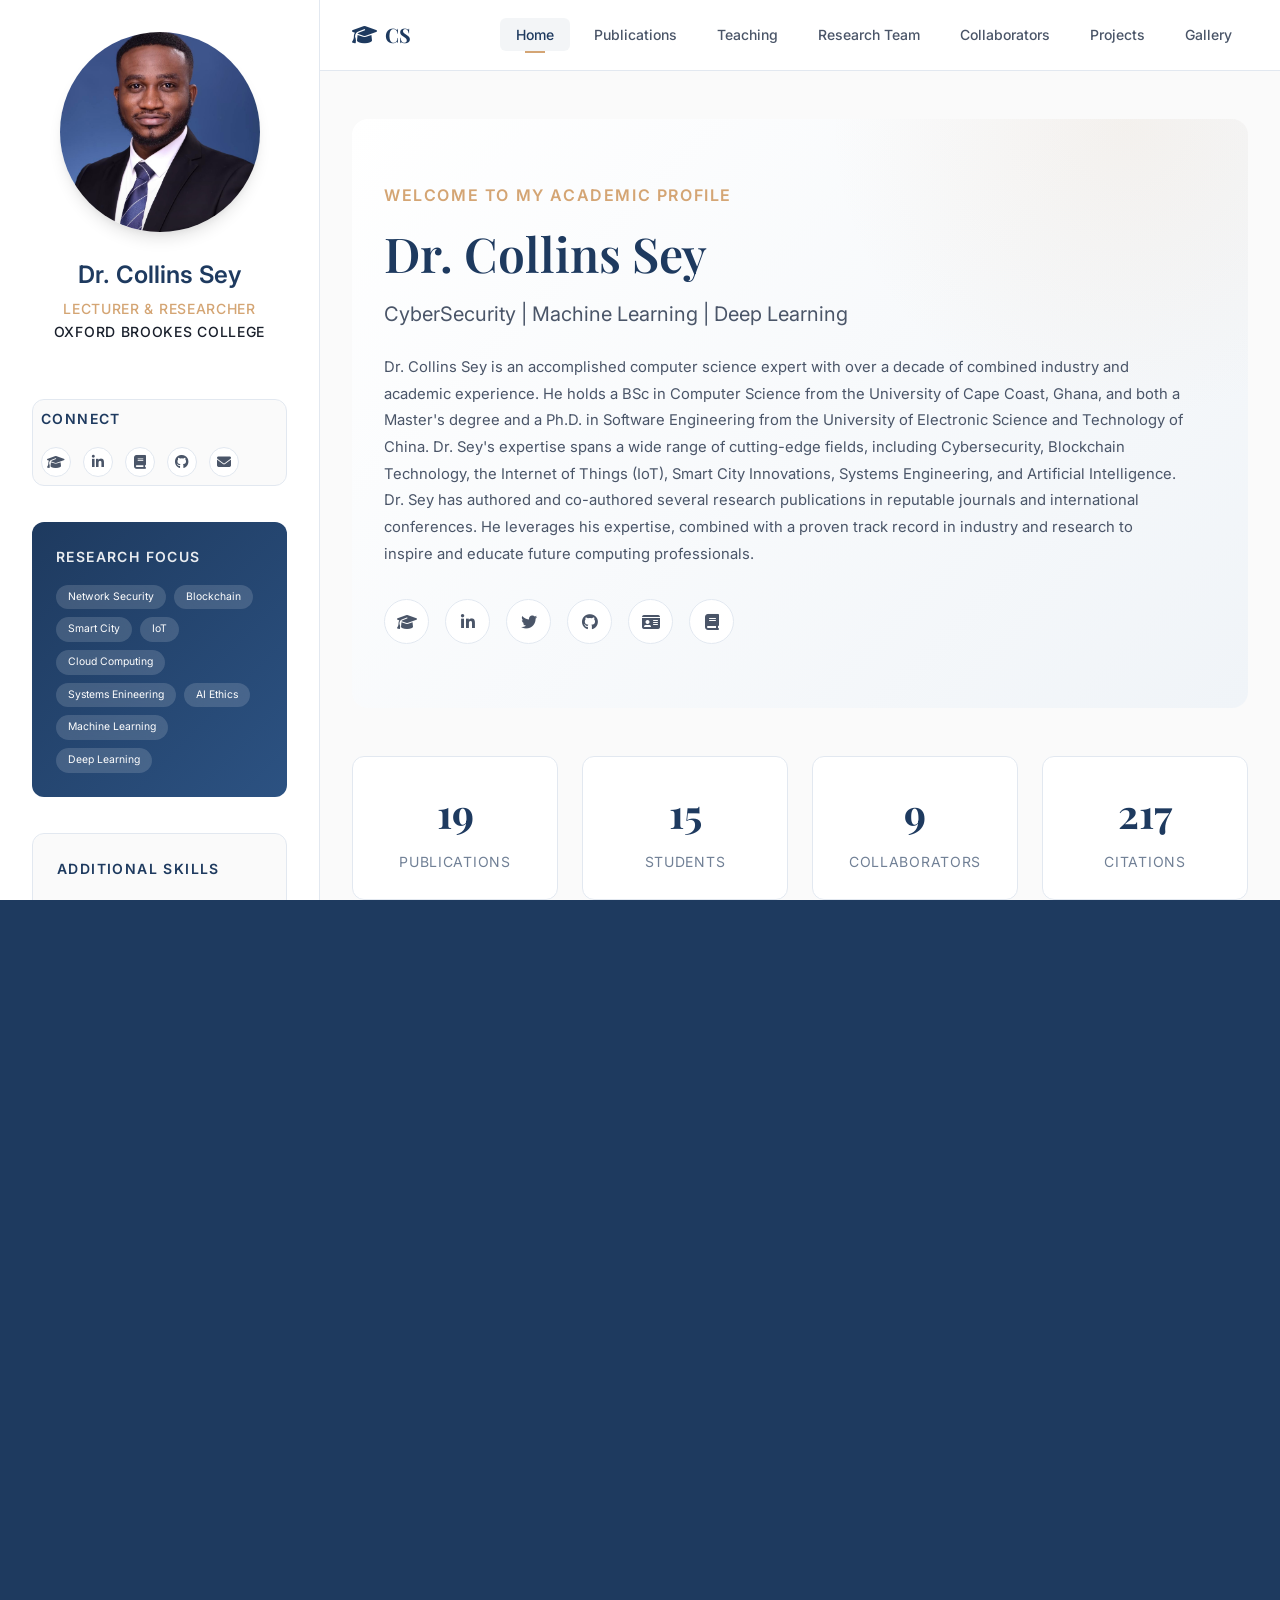
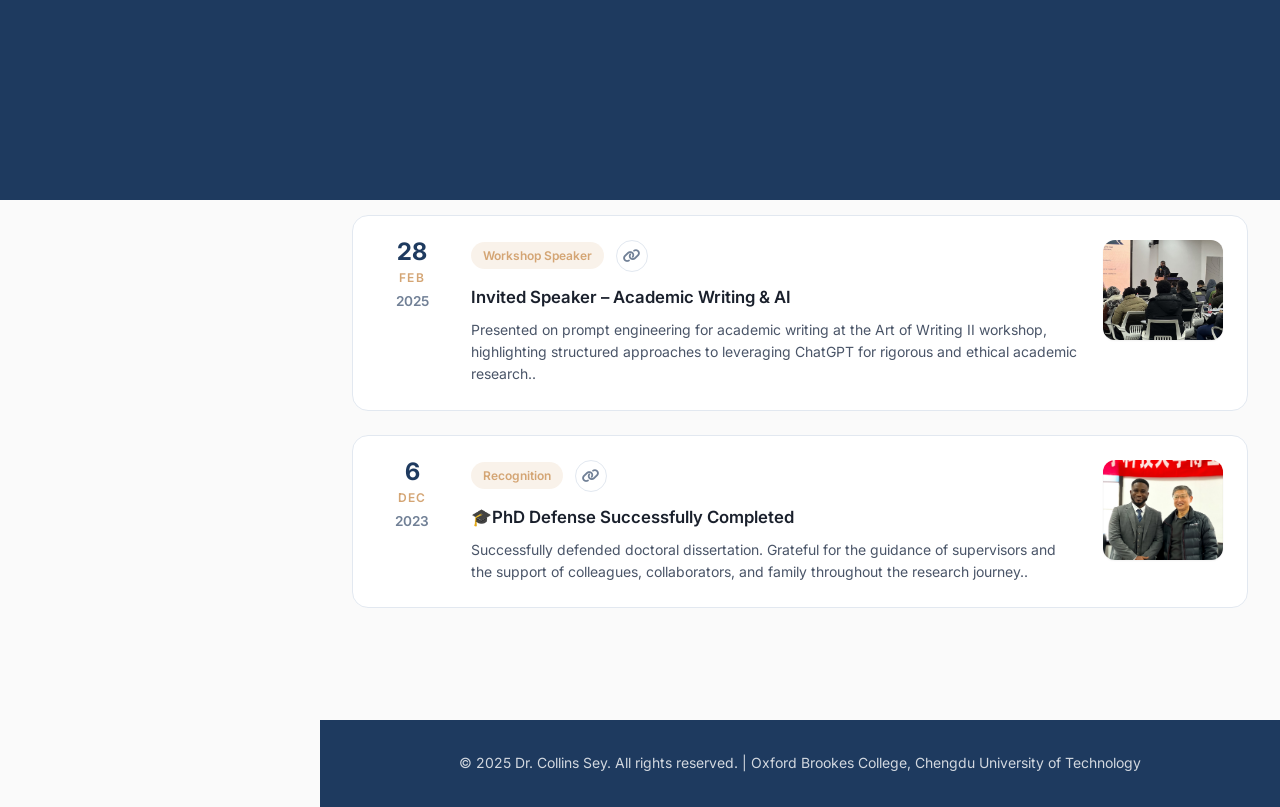
<file: index.html>
<!DOCTYPE html>
<html lang="en">
<head>
    <meta charset="UTF-8">
    <meta name="viewport" content="width=device-width, initial-scale=1.0">
    <title>Dr. Collins Sey | Academic Profile</title>
    <link rel="icon" type="image/png" href="img/favicon.png">
    <link rel="preconnect" href="https://fonts.googleapis.com">
    <link rel="preconnect" href="https://fonts.gstatic.com" crossorigin>
    <link href="https://fonts.googleapis.com/css2?family=Inter:wght@300;400;500;600;700&family=Playfair+Display:wght@400;500;600;700&display=swap" rel="stylesheet">
    <link rel="stylesheet" href="https://cdnjs.cloudflare.com/ajax/libs/font-awesome/6.4.0/css/all.min.css">
    <link rel="stylesheet" href="css/style.css">
    <style>
        :root {
            --primary: #1e3a5f;
            --primary-light: #2c5282;
            --accent: #d4a574;
            --accent-light: #e8c9a8;
            --bg-primary: #fafafa;
            --bg-secondary: #ffffff;
            --text-primary: #1a202c;
            --text-secondary: #4a5568;
            --text-muted: #718096;
            --border: #e2e8f0;
            --shadow-sm: 0 1px 2px 0 rgba(0, 0, 0, 0.05);
            --shadow-md: 0 4px 6px -1px rgba(0, 0, 0, 0.1), 0 2px 4px -1px rgba(0, 0, 0, 0.06);
            --shadow-lg: 0 10px 15px -3px rgba(0, 0, 0, 0.1), 0 4px 6px -2px rgba(0, 0, 0, 0.05);
            --transition: all 0.3s cubic-bezier(0.4, 0, 0.2, 1);
            --transition-slow: all 0.5s cubic-bezier(0.4, 0, 0.2, 1);
        }

        * {
            margin: 0;
            padding: 0;
            box-sizing: border-box;
        }

        html {
            scroll-behavior: smooth;
        }

        body {
            font-family: 'Inter', sans-serif;
            background-color: var(--bg-primary);
            color: var(--text-primary);
            line-height: 1.6;
            overflow-x: hidden;
        }

        h1, h2, h3, h4 {
            font-family: 'Playfair Display', serif;
            font-weight: 600;
        }

        /* Progress Bar */
        .progress-container {
            position: fixed;
            top: 0;
            left: 0;
            width: 100%;
            height: 3px;
            background: transparent;
            z-index: 1001;
        }

        .progress-bar {
            height: 100%;
            background: linear-gradient(90deg, var(--primary) 0%, var(--accent) 100%);
            width: 0%;
            transition: width 0.1s ease-out;
        }

        /* Layout */
        .app-container {
            display: flex;
            min-height: 100vh;
        }

        /* Sidebar */
        .sidebar {
            position: fixed;
            left: 0;
            top: 0;
            width: 320px;
            height: 100vh;
            background: var(--bg-secondary);
            border-right: 1px solid var(--border);
            padding: 2rem;
            display: flex;
            flex-direction: column;
            z-index: 100;
            overflow-y: auto;
            transition: var(--transition);
        }

        .sidebar-profile {
            text-align: center;
            margin-bottom: 2rem;
        }

        .profile-photo-container {
            position: relative;
            width: 200px;
            height: 200px;
            margin: 0 auto 1.5rem;
            border-radius: 50%;
            overflow: hidden;
            box-shadow: var(--shadow-lg);
            animation: pulse-glow 3s ease-in-out infinite;
        }

        @keyframes pulse-glow {
            0%, 100% { box-shadow: 0 10px 30px rgba(30, 58, 95, 0.2); }
            50% { box-shadow: 0 15px 40px rgba(30, 58, 95, 0.35); }
        }

        .profile-photo {
            width: 100%;
            height: 100%;
            object-fit: cover;
            transition: var(--transition);
        }

        .profile-photo-container:hover .profile-photo {
            transform: scale(1.05);
        }

        .sidebar-name {
            font-size: 1.5rem;
            color: var(--primary);
            margin-bottom: 0.25rem;
            animation: fade-in-up 0.8s ease-out;
			font-family: 'Inter', sans-serif;
        }

        .sidebar-title {
            font-size: 0.875rem;
            color: var(--accent);
            font-weight: 500;
            letter-spacing: 0.05em;
            text-transform: uppercase;
            animation: fade-in-up 0.8s ease-out 0.1s both;
        }
		
		.sidebar-title-sub {
            font-size: 0.875rem;
            
            font-weight: 500;
            letter-spacing: 0.05em;
            text-transform: uppercase;
            animation: fade-in-up 0.8s ease-out 0.1s both;
        }

        .research-focus {
            margin: 0.8rem 0;
            padding: 1.5rem;
            background: linear-gradient(135deg, var(--primary) 0%, var(--primary-light) 100%);
            border-radius: 12px;
            color: white;
            animation: fade-in-up 0.8s ease-out 0.2s both;
        }

        .research-focus h3 {
            font-size: 0.875rem;
            text-transform: uppercase;
            letter-spacing: 0.1em;
            margin-bottom: 1rem;
            opacity: 0.9;
			font-family: 'Inter', sans-serif;
        }

        .research-tags {
            display: flex;
            flex-wrap: wrap;
            gap: 0.5rem;
        }

        .research-tag {
            background: rgba(255, 255, 255, 0.15);
            padding: 0.25rem 0.75rem;
            border-radius: 20px;
            font-size: 0.65rem;
            backdrop-filter: blur(10px);
            transition: var(--transition);
        }

        .research-tag:hover {
            background: rgba(255, 255, 255, 0.25);
            transform: translateY(-2px);
        }

        /* Additional Expertise Section */
        .additional-expertise {
            margin: 1.5rem 0;
            padding: 1.5rem;
            background: var(--bg-primary);
            border-radius: 12px;
            border: 1px solid var(--border);
            animation: fade-in-up 0.8s ease-out 0.25s both;
        }

        .additional-expertise h3 {
            font-size: 0.875rem;
            text-transform: uppercase;
            letter-spacing: 0.1em;
            color: var(--primary);
            margin-bottom: 1rem;
            font-family: 'Inter', sans-serif;
            font-weight: 600;
        }

        .expertise-list {
            list-style: none;
        }

        .expertise-item {
            display: flex;
            align-items: flex-start;
            gap: 0.75rem;
            margin-bottom: 0.75rem;
            font-size: 0.775rem;
            color: var(--text-secondary);
            transition: var(--transition);
        }

        .expertise-item:hover {
            color: var(--primary);
            transform: translateX(5px);
        }

        .expertise-item i {
            color: var(--accent);
            margin-top: 0.25rem;
            font-size: 0.5rem;
        }

        .expertise-item:last-child {
            margin-bottom: 0;
        }

        /* Sidebar Social Links */
        .sidebar-social {
            margin: 1.5rem 0;
            padding: 0.5rem;
            background: var(--bg-primary);
            border-radius: 12px;
            border: 1px solid var(--border);
            animation: fade-in-up 0.8s ease-out 0.35s both;
        }

        .sidebar-social h3 {
            font-size: 0.875rem;
            text-transform: uppercase;
            letter-spacing: 0.1em;
            color: var(--primary);
            margin-bottom: 1rem;
            font-family: 'Inter', sans-serif;
            font-weight: 600;
        }

        .sidebar-social-links {
            display: flex;
            gap: 0.75rem;
            flex-wrap: wrap;
        }

        .sidebar-social-link {
            width: 30px;
            height: 30px;
            border-radius: 50%;
            background: var(--bg-secondary);
            border: 1px solid var(--border);
            display: flex;
            align-items: center;
            justify-content: center;
            color: var(--text-secondary);
            text-decoration: none;
            transition: var(--transition);
            font-size: 0.875rem;
        }

        .sidebar-social-link:hover {
            background: var(--primary);
            border-color: var(--primary);
            color: white;
            transform: translateY(-3px);
            box-shadow: var(--shadow-md);
        }

        .sidebar-contact {
            margin-top: auto;
            padding-top: 1.18rem;
            border-top: 1px solid var(--border);
            animation: fade-in-up 0.8s ease-out 0.4s both;
        }

        .sidebar-contact h4 {
            font-size: 0.975rem;
            color: var(--text-secondary);
            margin-bottom: 1rem;
            font-family: 'Inter', sans-serif;
            font-weight: 500;
        }

        .contact-item {
            display: flex;
            align-items: center;
            gap: 0.75rem;
            margin-bottom: 0.75rem;
            font-size: 0.775rem;
            color: var(--text-secondary);
            transition: var(--transition);
        }

        .contact-item:hover {
            color: var(--primary);
            transform: translateX(5px);
        }

        .contact-item i {
            width: 20px;
            color: var(--accent);
        }

        /* Mobile Sidebar Toggle */
        .sidebar-toggle {
            display: none;
            position: fixed;
            top: 1rem;
            left: 1rem;
            z-index: 101;
            background: var(--bg-secondary);
            border: 1px solid var(--border);
            padding: 0.75rem;
            border-radius: 8px;
            cursor: pointer;
            box-shadow: var(--shadow-md);
            transition: var(--transition);
        }

        .sidebar-toggle:hover {
            background: var(--primary);
            color: white;
        }

        /* Main Content */
        .main-content {
            margin-left: 320px;
            flex: 1;
            min-height: 100vh;
        }

        /* Navigation */
        .top-nav {
            position: sticky;
            top: 0;
            background: rgba(255, 255, 255, 0.95);
            backdrop-filter: blur(10px);
            border-bottom: 1px solid var(--border);
            padding: 0 2rem;
            z-index: 99;
            transition: var(--transition);
        }

        .nav-container {
            max-width: 1200px;
            margin: 0 auto;
            display: flex;
            justify-content: space-between;
            align-items: center;
            height: 70px;
        }

        .nav-logo {
            font-family: 'Playfair Display', serif;
            font-size: 1.25rem;
            font-weight: 700;
            color: var(--primary);
            text-decoration: none;
            display: flex;
            align-items: center;
            gap: 0.5rem;
        }

        .nav-links {
            display: flex;
            list-style: none;
            gap: 0.5rem;
        }

        .nav-link {
            text-decoration: none;
            color: var(--text-secondary);
            font-size: 0.875rem;
            font-weight: 500;
            padding: 0.5rem 1rem;
            border-radius: 6px;
            transition: var(--transition);
            position: relative;
        }

        .nav-link:hover,
        .nav-link.active {
            color: var(--primary);
            background: rgba(30, 58, 95, 0.05);
        }

        .nav-link::after {
            content: '';
            position: absolute;
            bottom: -2px;
            left: 50%;
            transform: translateX(-50%);
            width: 0;
            height: 2px;
            background: var(--accent);
            transition: var(--transition);
        }

        .nav-link:hover::after,
        .nav-link.active::after {
            width: 20px;
        }

        /* Mobile Navigation - Only visible on small screens */
        .mobile-nav-toggle {
            display: none;
            background: none;
            border: none;
            font-size: 1.5rem;
            color: var(--primary);
            cursor: pointer;
            padding: 0.5rem;
            z-index: 1000;
            transition: var(--transition);
        }

        .mobile-nav-toggle:hover {
            color: var(--accent);
        }

        .mobile-nav {
            display: none;
            position: fixed;
            top: 70px;
            left: 0;
            right: 0;
            background: var(--bg-secondary);
            border-bottom: 1px solid var(--border);
            box-shadow: var(--shadow-lg);
            z-index: 98;
            max-height: 0;
            overflow: hidden;
            transition: max-height 0.3s ease-out;
        }

        .mobile-nav.active {
            max-height: 500px;
        }

        .mobile-nav-links {
            list-style: none;
            padding: 1rem;
        }

        .mobile-nav-link {
            display: block;
            padding: 1rem;
            color: var(--text-secondary);
            text-decoration: none;
            font-weight: 500;
            border-radius: 8px;
            transition: var(--transition);
            border-bottom: 1px solid var(--border);
        }

        .mobile-nav-link:last-child {
            border-bottom: none;
        }

        .mobile-nav-link:hover,
        .mobile-nav-link.active {
            background: rgba(30, 58, 95, 0.05);
            color: var(--primary);
            padding-left: 1.5rem;
        }

        .mobile-nav-link i {
            margin-right: 0.75rem;
            width: 20px;
            color: var(--accent);
        }

        /* Page Content */
        .page-section {
            max-width: 1000px;
            margin: 0 auto;
            padding: 3rem 2rem;
            opacity: 0;
            transform: translateY(20px);
            animation: fade-in-up 0.6s ease-out forwards;
        }

        @keyframes fade-in-up {
            to {
                opacity: 1;
                transform: translateY(0);
            }
        }

        .section-header {
            margin-bottom: 3rem;
            position: relative;
        }

        .section-header::before {
            content: '';
            position: absolute;
            left: -2rem;
            top: 0;
            width: 4px;
            height: 100%;
            background: linear-gradient(180deg, var(--accent) 0%, var(--primary) 100%);
            border-radius: 2px;
        }

        .section-title {
            font-size: 2.5rem;
            color: var(--primary);
            margin-bottom: 0.5rem;
            position: relative;
            display: inline-block;
			
        }

        .section-title::after {
            content: '';
            position: absolute;
            bottom: -5px;
            left: 0;
            width: 60px;
            height: 3px;
            background: var(--accent);
            animation: expand-width 1s ease-out 0.5s both;
        }

        @keyframes expand-width {
            from { width: 0; }
            to { width: 60px; }
        }

        .section-subtitle {
            color: var(--text-muted);
            font-size: 1.125rem;
            font-weight: 300;
        }

        /* Hero Section */
        .hero {
            background: linear-gradient(135deg, var(--bg-secondary) 0%, #f0f4f8 100%);
            padding: 4rem 2rem;
            border-radius: 16px;
            margin-bottom: 3rem;
            position: relative;
            overflow: hidden;
        }

        .hero::before {
            content: '';
            position: absolute;
            top: -50%;
            right: -20%;
            width: 600px;
            height: 600px;
            background: radial-gradient(circle, rgba(212, 165, 116, 0.1) 0%, transparent 70%);
            animation: float 6s ease-in-out infinite;
        }

        @keyframes float {
            0%, 100% { transform: translate(0, 0) rotate(0deg); }
            50% { transform: translate(-30px, -30px) rotate(5deg); }
        }

        .hero-content {
            position: relative;
            z-index: 1;
        }

        .hero-greeting {
            font-size: 1rem;
            color: var(--accent);
            font-weight: 600;
            text-transform: uppercase;
            letter-spacing: 0.1em;
            margin-bottom: 1rem;
            animation: fade-in-up 0.6s ease-out;
        }

        .hero-name {
            font-size: 3rem;
            color: var(--primary);
            margin-bottom: 1rem;
            line-height: 1.2;
            animation: fade-in-up 0.6s ease-out 0.1s both;
        }

        .hero-title {
            font-size: 1.25rem;
            color: var(--text-secondary);
            margin-bottom: 1.5rem;
            font-weight: 400;
            animation: fade-in-up 0.6s ease-out 0.2s both;
        }

        .hero-bio {
            font-size: 0.925rem;
            color: var(--text-secondary);
            line-height: 1.8;
            max-width: 800px;
            animation: fade-in-up 0.6s ease-out 0.3s both;
        }

        /* Achievement Highlights */
        .achievements {
            display: grid;
            grid-template-columns: repeat(auto-fit, minmax(250px, 1fr));
            gap: 1.5rem;
            margin-top: 3rem;
        }

        .achievement-card {
            background: var(--bg-secondary);
            padding: 1.5rem;
            border-radius: 12px;
            border: 1px solid var(--border);
            box-shadow: var(--shadow-sm);
            transition: var(--transition);
            opacity: 0;
            transform: translateY(20px);
            animation: fade-in-up 0.6s ease-out forwards;
        }

        .achievement-card:nth-child(1) { animation-delay: 0.1s; }
        .achievement-card:nth-child(2) { animation-delay: 0.2s; }
        .achievement-card:nth-child(3) { animation-delay: 0.3s; }

        .achievement-card:hover {
            transform: translateY(-5px);
            box-shadow: var(--shadow-lg);
            border-color: var(--accent-light);
        }

        .achievement-icon {
            width: 50px;
            height: 50px;
            background: linear-gradient(135deg, var(--accent-light) 0%, var(--accent) 100%);
            border-radius: 12px;
            display: flex;
            align-items: center;
            justify-content: center;
            margin-bottom: 1rem;
            color: white;
            font-size: 1.25rem;
        }

        .achievement-title {
            font-size: 1rem;
            color: var(--primary);
            margin-bottom: 0.5rem;
            font-family: 'Inter', sans-serif;
            font-weight: 600;
        }

        .achievement-desc {
            font-size: 0.875rem;
            color: var(--text-muted);
        }

        /* Social Media */
        .social-links {
            display: flex;
            gap: 1rem;
            margin-top: 2rem;
            animation: fade-in-up 0.6s ease-out 0.4s both;
        }

        .social-link {
            width: 45px;
            height: 45px;
            border-radius: 50%;
            background: var(--bg-secondary);
            border: 1px solid var(--border);
            display: flex;
            align-items: center;
            justify-content: center;
            color: var(--text-secondary);
            text-decoration: none;
            transition: var(--transition);
            position: relative;
            overflow: hidden;
        }

        .social-link::before {
            content: '';
            position: absolute;
            top: 0;
            left: 0;
            width: 100%;
            height: 100%;
            background: linear-gradient(135deg, var(--primary) 0%, var(--primary-light) 100%);
            opacity: 0;
            transition: var(--transition);
        }

        .social-link i {
            position: relative;
            z-index: 1;
            transition: var(--transition);
        }

        .social-link:hover {
            transform: translateY(-3px);
            border-color: transparent;
            color: white;
        }

        .social-link:hover::before {
            opacity: 1;
        }

        /* Stats Section */
        .stats-grid {
            display: grid;
            grid-template-columns: repeat(4, 1fr);
            gap: 1.5rem;
            margin: 3rem 0;
        }

        .stat-item {
            text-align: center;
            padding: 1.5rem;
            background: var(--bg-secondary);
            border-radius: 12px;
            border: 1px solid var(--border);
            transition: var(--transition);
            opacity: 0;
            transform: scale(0.9);
            animation: scale-in 0.5s ease-out forwards;
        }

        .stat-item:nth-child(1) { animation-delay: 0.1s; }
        .stat-item:nth-child(2) { animation-delay: 0.2s; }
        .stat-item:nth-child(3) { animation-delay: 0.3s; }
        .stat-item:nth-child(4) { animation-delay: 0.4s; }

        @keyframes scale-in {
            to {
                opacity: 1;
                transform: scale(1);
            }
        }

        .stat-item:hover {
            transform: translateY(-5px);
            box-shadow: var(--shadow-md);
            border-color: var(--accent);
        }

        .stat-number {
            font-size: 2.5rem;
            font-weight: 700;
            color: var(--primary);
            font-family: 'Playfair Display', serif;
            display: block;
            margin-bottom: 0.25rem;
        }

        .stat-label {
            font-size: 0.875rem;
            color: var(--text-muted);
            text-transform: uppercase;
            letter-spacing: 0.05em;
        }

        /* Updates Section - New Layout with Images */
        .updates-container {
            display: flex;
            flex-direction: column;
            gap: 1.5rem;
            margin-top: 2rem;
        }

        .update-card {
            display: flex;
            gap: 1.5rem;
            background: var(--bg-secondary);
            border-radius: 16px;
            border: 1px solid var(--border);
            padding: 1.5rem;
            transition: var(--transition);
            opacity: 0;
            transform: translateX(-20px);
            animation: slide-in-left 0.5s ease-out forwards;
            align-items: flex-start;
        }

        .update-card:nth-child(1) { animation-delay: 0.1s; }
        .update-card:nth-child(2) { animation-delay: 0.2s; }
        .update-card:nth-child(3) { animation-delay: 0.3s; }

        @keyframes slide-in-left {
            to {
                opacity: 1;
                transform: translateX(0);
            }
        }

        .update-card:hover {
            border-color: var(--accent-light);
            box-shadow: var(--shadow-lg);
            transform: translateX(5px);
        }

        .update-left {
            display: flex;
            gap: 1.5rem;
            flex: 1;
        }

        .update-date {
            min-width: 70px;
            text-align: center;
            flex-shrink: 0;
        }

        .update-day {
            font-size: 1.5rem;
            font-weight: 700;
            color: var(--primary);
            display: block;
            line-height: 1;
            margin-bottom: 0.25rem;
        }

        .update-month {
            font-size: 0.75rem;
            color: var(--accent);
            text-transform: uppercase;
            font-weight: 600;
            letter-spacing: 0.1em;
            display: block;
        }

        .update-year {
            font-size: 0.85rem;
            color: var(--text-muted);
            display: block;
            margin-top: 0.25rem;
            font-weight: 600;
        }

        .update-content {
            flex: 1;
        }

        .update-header {
            display: flex;
            align-items: center;
            gap: 0.75rem;
            margin-bottom: 0.75rem;
            flex-wrap: wrap;
        }

        .update-badge {
            display: inline-block;
            padding: 0.25rem 0.75rem;
            background: rgba(212, 165, 116, 0.15);
            color: var(--accent);
            border-radius: 20px;
            font-size: 0.75rem;
            font-weight: 600;
            text-transform: capitalize;
        }

        .update-link {
            width: 32px;
            height: 32px;
            border-radius: 50%;
            border: 1px solid var(--border);
            display: flex;
            align-items: center;
            justify-content: center;
            color: var(--text-muted);
            text-decoration: none;
            transition: var(--transition);
            font-size: 0.875rem;
        }

        .update-link:hover {
            background: var(--primary);
            border-color: var(--primary);
            color: white;
            transform: rotate(45deg);
        }

        .update-title {
            font-size: 1.05rem;
            color: var(--text-primary);
            margin-bottom: 0.5rem;
            font-family: 'Inter', sans-serif;
            font-weight: 600;
        }

        .update-desc {
            font-size: 0.875rem;
            color: var(--text-secondary);
            line-height: 1.6;
        }

        .update-image {
            width: 120px;
            height: 100px;
            border-radius: 12px;
            overflow: hidden;
            flex-shrink: 0;
            box-shadow: var(--shadow-sm);
        }

        .update-image img {
            width: 100%;
            height: 100%;
            object-fit: cover;
            transition: var(--transition);
        }

        .update-card:hover .update-image img {
            transform: scale(1.05);
        }

        /* Responsive Updates */
        @media (max-width: 768px) {
            .update-card {
                flex-direction: column-reverse;
                gap: 1rem;
            }

            .update-left {
                flex-direction: column;
                gap: 1rem;
                width: 100%;
            }

            .update-date {
                display: flex;
                align-items: baseline;
                gap: 0.5rem;
                min-width: auto;
            }

            .update-day {
                font-size: 1.5rem;
            }

            .update-month, .update-year {
                font-size: 0.875rem;
                margin: 0;
            }

            .update-image {
                width: 100%;
                height: 200px;
            }
        }

        /* Footer */
        .footer {
            background: var(--primary);
            color: white;
            padding: 2rem;
            text-align: center;
            margin-top: 4rem;
        }

        .footer-content {
            max-width: 1000px;
            margin: 0 auto;
        }

        .footer-text {
            opacity: 0.8;
            font-size: 0.875rem;
        }

        /* Responsive */
        @media (max-width: 1024px) {
            .sidebar {
                transform: translateX(-100%);
            }

            .sidebar.active {
                transform: translateX(0);
            }

            .sidebar-toggle {
                display: block;
            }

            .main-content {
                margin-left: 0;
            }

            .stats-grid {
                grid-template-columns: repeat(2, 1fr);
            }
        }

        @media (max-width: 768px) {
            .nav-links {
                display: none;
            }

            .mobile-nav-toggle {
                display: block;
            }

            .mobile-nav {
                display: block;
            }

            .hero-name {
                font-size: 2rem;
            }

            .section-title {
                font-size: 1.75rem;
            }

            .stats-grid {
                grid-template-columns: 1fr;
            }

            .achievements {
                grid-template-columns: 1fr;
            }
        }

        /* Page Transition Overlay */
        .page-transition {
            position: fixed;
            top: 0;
            left: 0;
            width: 100%;
            height: 100%;
            background: var(--primary);
            z-index: 10000;
            transform: translateY(100%);
            transition: transform 0.5s cubic-bezier(0.4, 0, 0.2, 1);
            pointer-events: none;
        }

        .page-transition.active {
            transform: translateY(0);
        }

        /* Accessibility */
        .sr-only {
            position: absolute;
            width: 1px;
            height: 1px;
            padding: 0;
            margin: -1px;
            overflow: hidden;
            clip: rect(0, 0, 0, 0);
            white-space: nowrap;
            border-width: 0;
        }

        /* Focus styles */
        a:focus-visible,
        button:focus-visible {
            outline: 2px solid var(--accent);
            outline-offset: 2px;
        }

        /* Reduced motion */
        @media (prefers-reduced-motion: reduce) {
            *,
            *::before,
            *::after {
                animation-duration: 0.01ms !important;
                animation-iteration-count: 1 !important;
                transition-duration: 0.01ms !important;
            }
        }
    </style>
</head>
<body>
    <!-- Progress Bar -->
    <div class="progress-container" role="progressbar" aria-label="Page scroll progress">
        <div class="progress-bar" id="progressBar"></div>
    </div>

    <!-- Page Transition Overlay -->
    <div class="page-transition" id="pageTransition"></div>

    <!-- Mobile Sidebar Toggle -->
    <button class="sidebar-toggle" id="sidebarToggle" aria-label="Toggle sidebar">
        <i class="fas fa-user"></i>
    </button>

    <div class="app-container">
        <!-- Sidebar -->
        <aside class="sidebar" id="sidebar" role="complementary" aria-label="Profile sidebar">
            <div class="sidebar-profile">
                <div class="profile-photo-container">
                    <img src="img/Collins Sey_CL.jpg" 
                         alt="Dr. Collins Sey - Profile Photo" 
                         class="profile-photo">
                </div>
                <h2 class="sidebar-name">Dr. Collins Sey</h2>
                <p class="sidebar-title">Lecturer & Researcher</p>
                <p class="sidebar-title-sub">Oxford Brookes College</p>
            </div>
			
			<!-- Sidebar Social Links -->
            <div class="sidebar-social">
                <h3>Connect</h3>
                <div class="sidebar-social-links">
                    <a href="https://scholar.google.com/citations?user=-U8jzsAAAAAJ&hl=en" class="sidebar-social-link" aria-label="Google Scholar" target="_blank">
                        <i class="fas fa-graduation-cap"></i>
                    </a>
                    <a href="https://linkedin.com/in/collins-sey-a9304982" class="sidebar-social-link" aria-label="LinkedIn" target="_blank">
                        <i class="fab fa-linkedin-in"></i>
                    </a>
                    
                    <a href="https://www.researchgate.net/profile/Collins-Sey?ev=hdr_xprf" class="sidebar-social-link" aria-label="ResearchGate" target="_blank">
                        <i class="fas fa-book"></i>
                    </a>
					<a href="https://clinsey.github.io/" class="sidebar-social-link" aria-label="GitHub" target="_blank">
                        <i class="fab fa-github"></i>
                    </a>
                    <a href="mailto:collins.sey@zy.cdut.edu.cn" class="sidebar-social-link" aria-label="LinkedIn" target="_blank">
                        <i class="fas fa-envelope"></i>
                    </a>
                    
                </div>
            </div>

            <div class="research-focus">
                <h3>Research Focus</h3>
                <div class="research-tags">
                    
                    <span class="research-tag">Network Security</span>
                    <span class="research-tag">Blockchain</span>
					<span class="research-tag">Smart City</span>
					<span class="research-tag">IoT</span>
                    <span class="research-tag">Cloud Computing</span>
                    <span class="research-tag">Systems Enineering </span>
                    <span class="research-tag">AI Ethics</span>
					<span class="research-tag">Machine Learning</span>
                    <span class="research-tag">Deep Learning</span>
                    
                </div>
            </div>

            <!-- Additional Expertise Section -->
            <div class="additional-expertise">
                <h3>Additional Skills</h3>
                <ul class="expertise-list">
                    <li class="expertise-item">
                        <i class="fas fa-circle"></i>
                        <span>Research Methods</span>
                    </li>
                    <li class="expertise-item">
                        <i class="fas fa-circle"></i>
                        <span>Student Mentorship and Academic Guidance</span>
                    </li>
                    <li class="expertise-item">
                        <i class="fas fa-circle"></i>
                        <span>Curriculum Development</span>
                    </li>
                    <li class="expertise-item">
                        <i class="fas fa-circle"></i>
                        <span>Training and Professional Development</span>
                    </li>
                    <li class="expertise-item">
                        <i class="fas fa-circle"></i>
                        <span>Project Coordination</span>
                    </li>
                </ul>
            </div>

            

            <div class="sidebar-contact">
                <h4>Contact Information</h4>
                <!--<div class="contact-item">
                    <i class="fas fa-university"></i>
                    <span>Oxford Brookes College</span>
                </div>-->
                <div class="contact-item">
                    <i class="fas fa-university"></i>
                    <span>Chengdu University of Technology</span>
                </div>
                <div class="contact-item">
                    <i class="fas fa-building"></i>
                    <span>Dept. of Computer Sci & Software Eng</span>
                </div>
                <div class="contact-item">
                    <i class="fas fa-map-marker-alt"></i>
                    <span>Building 8, Room 8204</span>
                </div>
                <!--<div class="contact-item">
                    <i class="fas fa-envelope"></i>
                    <span>collins.sey@zy.cdut.edu.cn</span>
                </div>-->
            </div>
        </aside>

        <!-- Main Content -->
        <main class="main-content">
            <!-- Top Navigation -->
            <nav class="top-nav" role="navigation" aria-label="Main navigation">
                <div class="nav-container">
                    <a href="index.html" class="nav-logo">
                        <i class="fas fa-graduation-cap"></i>
                        <span>CS</span>
                    </a>
                    
                    <!-- Desktop Navigation -->
                    <ul class="nav-links" role="menubar">
                        <li role="none"><a href="index.html" class="nav-link active" role="menuitem">Home</a></li>
                        <li role="none"><a href="publications.html" class="nav-link" role="menuitem">Publications</a></li>
                        <li role="none"><a href="teaching.html" class="nav-link" role="menuitem">Teaching</a></li>
                        <li role="none"><a href="research-team.html" class="nav-link" role="menuitem">Research Team</a></li>
                        <li role="none"><a href="collaborators.html" class="nav-link" role="menuitem">Collaborators</a></li>
                        <li role="none"><a href="projects.html" class="nav-link" role="menuitem">Projects</a></li>
                        <li role="none"><a href="gallery.html" class="nav-link" role="menuitem">Gallery</a></li>
                        <!--<li role="none"><a href="contact.html" class="nav-link" role="menuitem">Contact</a></li>-->
                    </ul>

                    <!-- Mobile Navigation Toggle -->
                    <button class="mobile-nav-toggle" id="mobileNavToggle" aria-label="Toggle mobile navigation" aria-expanded="false">
                        <i class="fas fa-bars" id="mobileNavIcon"></i>
                    </button>
                </div>
            </nav>

            <!-- Mobile Navigation Menu -->
            <nav class="mobile-nav" id="mobileNav" role="navigation" aria-label="Mobile navigation">
                <ul class="mobile-nav-links">
                    <li><a href="index.html" class="mobile-nav-link active"><i class="fas fa-home"></i> Home</a></li>
                    <li><a href="publications.html" class="mobile-nav-link"><i class="fas fa-book"></i> Publications</a></li>
                    <li><a href="teaching.html" class="mobile-nav-link"><i class="fas fa-chalkboard-teacher"></i> Teaching</a></li>
                    <li><a href="research-team.html" class="mobile-nav-link"><i class="fas fa-users"></i> Research Team</a></li>
                    <li><a href="collaborators.html" class="mobile-nav-link"><i class="fas fa-handshake"></i> Collaborators</a></li>
                    <li><a href="projects.html" class="mobile-nav-link"><i class="fas fa-project-diagram"></i> Projects</a></li>
                    <li><a href="gallery.html" class="mobile-nav-link"><i class="fas fa-images"></i> Gallery</a></li>
                    <!--<li><a href="contact.html" class="mobile-nav-link"><i class="fas fa-envelope"></i> Contact</a></li>-->
                </ul>
            </nav>

            <!-- Home Section -->
            <section class="page-section" id="home" aria-label="Home section">
                <div class="hero">
                    <div class="hero-content">
                        <p class="hero-greeting">Welcome to my academic profile</p>
                        <h1 class="hero-name">Dr. Collins Sey</h1>
                        <p class="hero-title">CyberSecurity | Machine Learning | Deep Learning </p>
                        <p class="hero-bio">
                            Dr. Collins Sey is an accomplished computer science expert with over a decade of combined industry and academic experience. 
                            He holds a BSc in Computer Science from the University of Cape Coast, Ghana, and both a Master's degree and a Ph.D. in Software 
                            Engineering from the University of Electronic Science and Technology of China. Dr. Sey's expertise spans a wide range of cutting-edge 
                            fields, including Cybersecurity, Blockchain Technology, the Internet of Things (IoT), Smart City Innovations, Systems Engineering, 
                            and Artificial Intelligence. Dr. Sey has authored and co-authored several research publications in reputable journals and international 
                            conferences. He leverages his expertise, combined with a proven track record in industry and research to inspire and educate future 
                            computing professionals.
                        </p>
                        
                        <div class="social-links" aria-label="Social media links">
                            <a href="https://scholar.google.com/citations?user=-U8jzsAAAAAJ&hl=en" class="social-link" aria-label="Google Scholar">
                                <i class="fas fa-graduation-cap"></i>
                            </a>
                            <a href="https://linkedin.com/in/collins-sey-a9304982" class="social-link" aria-label="LinkedIn">
                                <i class="fab fa-linkedin-in"></i>
                            </a>
                            <a href="#" class="social-link" aria-label="Twitter">
                                <i class="fab fa-twitter"></i>
                            </a>
                            <a href="https://clinsey.github.io/" class="social-link" aria-label="GitHub">
                                <i class="fab fa-github"></i>
                            </a>
                            <a href="https://orcid.org/0000-0001-8225-6023" class="social-link" aria-label="ORCID">
                                <i class="fas fa-id-card"></i>
                            </a>
                            <a href="https://www.researchgate.net/profile/Collins-Sey?ev=hdr_xprf" class="social-link" aria-label="ResearchGate">
                                <i class="fas fa-book"></i>
                            </a>
                        </div>
                    </div>
                </div>

                <!-- Stats -->
                <div class="stats-grid" role="region" aria-label="Academic statistics">
                    <div class="stat-item">
                        <span class="stat-number" data-target="25">0</span>
                        <span class="stat-label">Publications</span>
                    </div>
                    <div class="stat-item">
                        <span class="stat-number" data-target="20">0</span>
                        <span class="stat-label">Students</span>
                    </div>
                    <div class="stat-item">
                        <span class="stat-number" data-target="12">0</span>
                        <span class="stat-label">Collaborators</span>
                    </div>
                    <div class="stat-item">
                        <span class="stat-number" data-target="278">0</span>
                        <span class="stat-label">Citations</span>
                    </div>
                </div>

                <!-- Recent Achievements -->
                <div class="section-header" style="margin-top: 4rem;">
                    <h2 class="section-title">Recent Achievements</h2>
                    <p class="section-subtitle">Highlights from my recent activities</p>
                </div>

                <div class="achievements">
                    <article class="achievement-card">
                        <div class="achievement-icon">
                            <i class="fas fa-award"></i>
                        </div>
                        <h3 class="achievement-title"><!--🏆 -->Top-Tier Journal Publication</h3>
                        <p class="achievement-desc">Published in a top-tier Zone 1 journal indexed by the Chinese Academy of Sciences and Web of Science.</p>
                    </article>

                    <article class="achievement-card">
                        <div class="achievement-icon">
                            <i class="fas fa-trophy"></i>
                        </div>
                        <h3 class="achievement-title">Postdoctoral Research Position</h3>
                        <p class="achievement-desc">Awarded a Postdoctoral Research position at the University of Electronic Science and Technology of China."</p>
                    </article>

                    <article class="achievement-card">
                        <div class="achievement-icon">
                            <i class="fas fa-users"></i>
                        </div>
                        <h3 class="achievement-title">National President</h3>
                        <p class="achievement-desc">Representing all Ghanaian students in China, providing leadership, coordination, and advocacy for the students across China.</p>
                    </article>
                </div>

                <!-- Recent Updates with Images -->
                <div class="section-header" style="margin-top: 4rem;">
                    <h2 class="section-title">Latest Updates</h2>
                    <p class="section-subtitle">News and announcements</p>
                </div>

                <div class="updates-container">
                    <!-- Update 1 -->
                    <article class="update-card">
                        <div class="update-left">
                            <div class="update-date">
                                <span class="update-day">11</span>
                                <span class="update-month">Aug</span>
                                <span class="update-year">2025</span>
                            </div>
                            <div class="update-content">
                                <div class="update-header">
                                    <span class="update-badge">New Publication</span>
                                    <a href="https://www.sciencedirect.com/science/article/pii/S2452414X25001529" class="update-link" aria-label="View publication details" target="_blank">
                                        <i class="fas fa-link"></i>
                                    </a>
                                </div>
                                <h4 class="update-title">Paper Accepted to Journal of Industrial Information Integration (Q1, IF = 11.6)</h4>
                                <p class="update-desc">Our work on "Blockchain-Enabled Adaptive Criticality-Based IoT Firmware Update Distribution Framework for Sustainable Smart Cities" has been accepted for publication.</p>
                            </div>
                        </div>
                        <div class="update-image">
                            <img src="img/featured/paper-jiii_655x505.jpg" 
                                 alt="Nature Machine Intelligence journal cover preview">
                        </div>
                    </article>

                    <!-- Update 2 -->
                    <article class="update-card">
                        <div class="update-left">
                            <div class="update-date">
                                <span class="update-day">28</span>
                                <span class="update-month">Feb</span>
                                <span class="update-year">2025</span>
                            </div>
                            <div class="update-content">
                                <div class="update-header">
                                    <span class="update-badge">Workshop Speaker</span>
                                    <a href="https://www.linkedin.com/feed/update/urn:li:activity:7142542880719462400/?originTrackingId=Y6JtY7EH4FYWUNVRvA1ePQ%3D%3D" class="update-link" aria-label="View grant details" target="_blank">
                                        <i class="fas fa-link"></i>
                                    </a>
                                </div>
                                <h4 class="update-title">Invited Speaker – Academic Writing & AI</h4>
                                <p class="update-desc">Presented on prompt engineering for academic writing at the Art of Writing II workshop, highlighting structured approaches to leveraging ChatGPT for rigorous and ethical academic research..</p>
                            </div>
                        </div>
                        <div class="update-image">
                            <img src="img/featured/prompt engineering.jpg" 
                                 alt="Research team meeting in conference room">
                        </div>
                    </article>

                    <!-- Update 3 -->
                    <article class="update-card">
                        <div class="update-left">
                            <div class="update-date">
                                <span class="update-day">6</span>
                                <span class="update-month">Dec</span>
                                <span class="update-year">2023</span>
                            </div>
                            <div class="update-content">
                                <div class="update-header">
                                    <span class="update-badge">Recognition</span>
                                    <a href="#" class="update-link" aria-label="View IEEE Fellow announcement">
                                        <i class="fas fa-link"></i>
                                    </a>
                                </div>
                                <h4 class="update-title">🎓PhD Defense Successfully Completed</h4>
                                <p class="update-desc">Successfully defended doctoral dissertation. 
                                    Grateful for the guidance of supervisors and the support of colleagues, collaborators, and family throughout the research journey..</p>
                            </div>
                        </div>
                        <div class="update-image">
                            <img src="img/featured/phd defence.jpg" 
                                 alt="PhD Defense Successfully Completed">
                        </div>
                    </article>
                </div>
            </section>

            <!-- Footer -->
            <footer class="footer">
                <div class="footer-content">
                    <p class="footer-text">&copy; 2025 Dr. Collins Sey. All rights reserved. | Oxford Brookes College, Chengdu University of Technology</p>
                </div>
            </footer>
        </main>
    </div>

    <script>
        // Progress Bar
        function updateProgressBar() {
            const winScroll = document.body.scrollTop || document.documentElement.scrollTop;
            const height = document.documentElement.scrollHeight - document.documentElement.clientHeight;
            const scrolled = (winScroll / height) * 100;
            document.getElementById("progressBar").style.width = scrolled + "%";
        }

        window.onscroll = function() {
            updateProgressBar();
        };

        // Sidebar Toggle (for desktop sidebar on tablet/mobile)
        const sidebarToggle = document.getElementById('sidebarToggle');
        const sidebar = document.getElementById('sidebar');

        sidebarToggle.addEventListener('click', () => {
            sidebar.classList.toggle('active');
        });

        // Close sidebar when clicking outside
        document.addEventListener('click', (e) => {
            if (window.innerWidth <= 1024 && 
                !sidebar.contains(e.target) && 
                !sidebarToggle.contains(e.target) && 
                sidebar.classList.contains('active')) {
                sidebar.classList.remove('active');
            }
        });

        // Mobile Navigation Toggle
        const mobileNavToggle = document.getElementById('mobileNavToggle');
        const mobileNav = document.getElementById('mobileNav');
        const mobileNavIcon = document.getElementById('mobileNavIcon');

        mobileNavToggle.addEventListener('click', () => {
            mobileNav.classList.toggle('active');
            const isExpanded = mobileNav.classList.contains('active');
            mobileNavToggle.setAttribute('aria-expanded', isExpanded);
            
            // Toggle icon between bars and times
            if (isExpanded) {
                mobileNavIcon.classList.remove('fa-bars');
                mobileNavIcon.classList.add('fa-times');
            } else {
                mobileNavIcon.classList.remove('fa-times');
                mobileNavIcon.classList.add('fa-bars');
            }
        });

        // Close mobile nav when clicking a link
        document.querySelectorAll('.mobile-nav-link').forEach(link => {
            link.addEventListener('click', () => {
                mobileNav.classList.remove('active');
                mobileNavToggle.setAttribute('aria-expanded', 'false');
                mobileNavIcon.classList.remove('fa-times');
                mobileNavIcon.classList.add('fa-bars');
            });
        });

        // Close mobile nav when clicking outside
        document.addEventListener('click', (e) => {
            if (!mobileNav.contains(e.target) && 
                !mobileNavToggle.contains(e.target) && 
                mobileNav.classList.contains('active')) {
                mobileNav.classList.remove('active');
                mobileNavToggle.setAttribute('aria-expanded', 'false');
                mobileNavIcon.classList.remove('fa-times');
                mobileNavIcon.classList.add('fa-bars');
            }
        });

        // Animated Counter for Stats
        function animateCounter(element) {
            const target = parseInt(element.getAttribute('data-target'));
            const duration = 2000;
            const step = target / (duration / 16);
            let current = 0;

            const timer = setInterval(() => {
                current += step;
                if (current >= target) {
                    element.textContent = target.toLocaleString();
                    clearInterval(timer);
                } else {
                    element.textContent = Math.floor(current).toLocaleString();
                }
            }, 16);
        }

        // Intersection Observer for animations
        const observerOptions = {
            threshold: 0.1,
            rootMargin: '0px 0px -50px 0px'
        };

        const observer = new IntersectionObserver((entries) => {
            entries.forEach(entry => {
                if (entry.isIntersecting) {
                    if (entry.target.classList.contains('stat-number')) {
                        animateCounter(entry.target);
                        observer.unobserve(entry.target);
                    }
                }
            });
        }, observerOptions);

        document.querySelectorAll('.stat-number').forEach(stat => {
            observer.observe(stat);
        });

        // Page Transition Effect
        document.querySelectorAll('a[href$=".html"]').forEach(link => {
            link.addEventListener('click', (e) => {
                if (link.getAttribute('href') !== 'index.html' || 
                    (link.getAttribute('href') === 'index.html' && !link.classList.contains('active'))) {
                    e.preventDefault();
                    const href = link.getAttribute('href');
                    const transition = document.getElementById('pageTransition');
                    
                    transition.classList.add('active');
                    
                    setTimeout(() => {
                        window.location.href = href;
                    }, 500);
                }
            });
        });

        // Smooth reveal on scroll for additional elements
        const revealElements = document.querySelectorAll('.achievement-card, .update-card, .stat-item');
        
        const revealObserver = new IntersectionObserver((entries) => {
            entries.forEach(entry => {
                if (entry.isIntersecting) {
                    entry.target.style.opacity = '1';
                    entry.target.style.transform = 'translateY(0)';
                }
            });
        }, { threshold: 0.1 });

        revealElements.forEach(el => {
            el.style.opacity = '0';
            el.style.transition = 'opacity 0.6s ease-out, transform 0.6s ease-out';
            revealObserver.observe(el);
        });

        // Active Navigation Link
        const currentPage = window.location.pathname.split('/').pop() || 'index.html';
        document.querySelectorAll('.nav-link, .mobile-nav-link').forEach(link => {
            if (link.getAttribute('href') === currentPage) {
                link.classList.add('active');
            } else {
                link.classList.remove('active');
            }
        });

        // Keyboard Navigation Enhancement
        document.addEventListener('keydown', (e) => {
            if (e.key === 'Escape') {
                if (sidebar.classList.contains('active')) {
                    sidebar.classList.remove('active');
                }
                if (mobileNav.classList.contains('active')) {
                    mobileNav.classList.remove('active');
                    mobileNavToggle.setAttribute('aria-expanded', 'false');
                    mobileNavIcon.classList.remove('fa-times');
                    mobileNavIcon.classList.add('fa-bars');
                }
            }
        });
    </script>
</body>
</html>
</file>
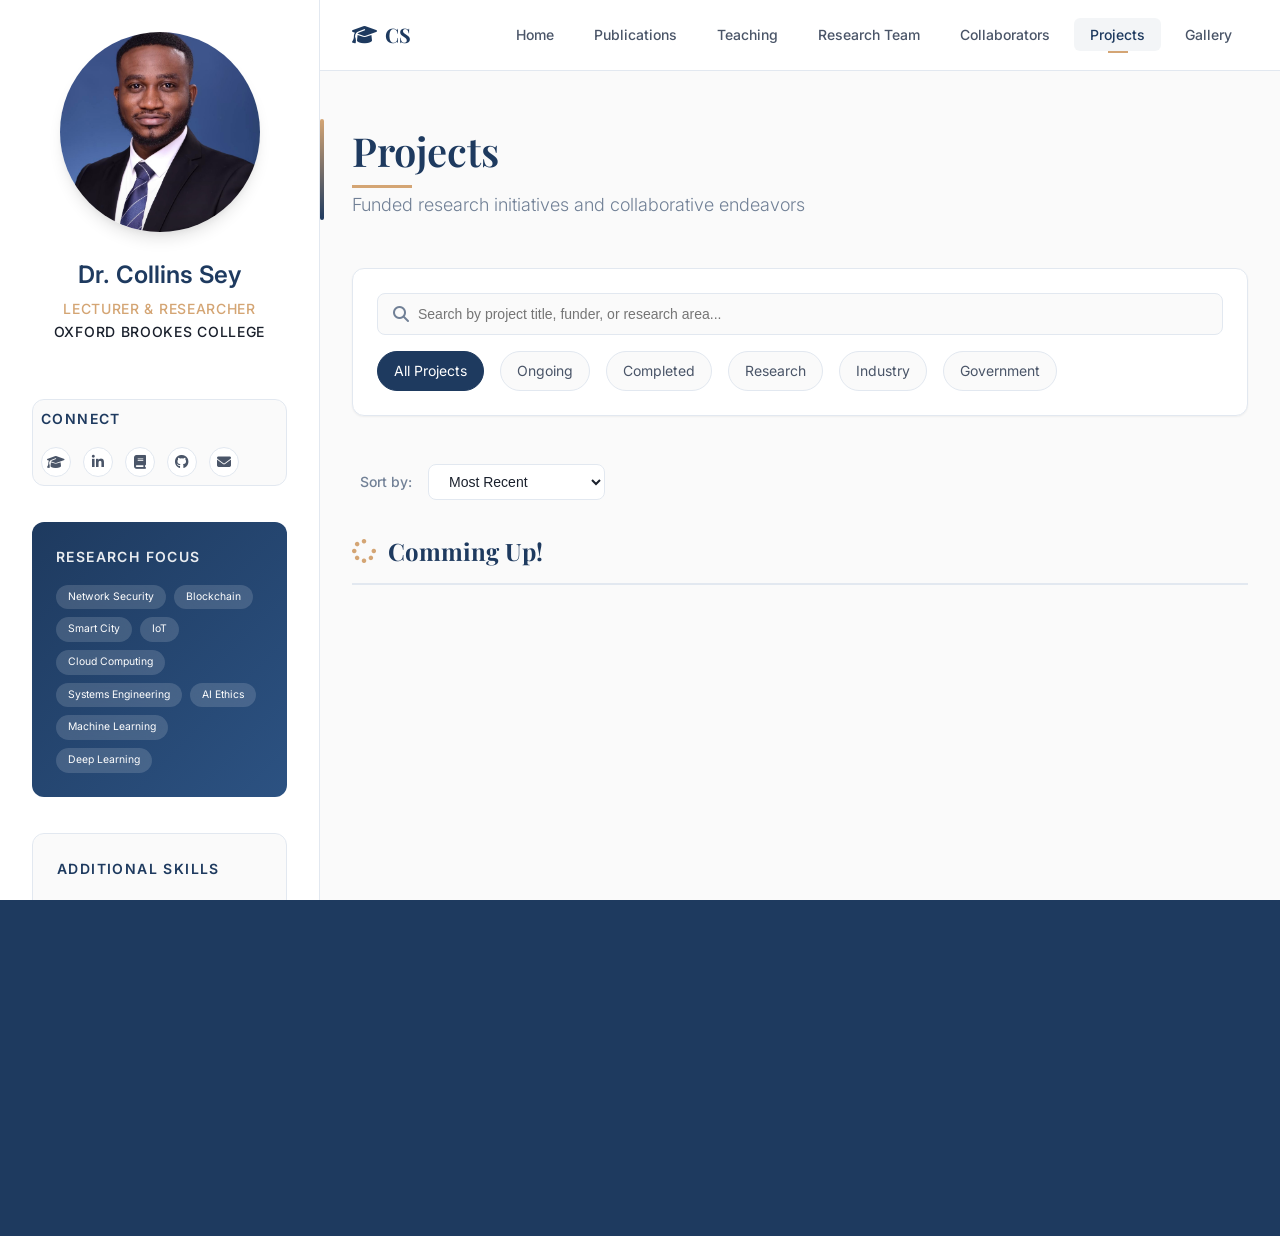
<file: projects.html>
<!DOCTYPE html>
<html lang="en">
<head>
    <meta charset="UTF-8">
    <meta name="viewport" content="width=device-width, initial-scale=1.0">
    <title>Projects | Dr. Collins Sey</title>
    <link rel="preconnect" href="https://fonts.googleapis.com">
    <link rel="preconnect" href="https://fonts.gstatic.com" crossorigin>
    <link href="https://fonts.googleapis.com/css2?family=Inter:wght@300;400;500;600;700&family=Playfair+Display:wght@400;500;600;700&display=swap" rel="stylesheet">
    <link rel="stylesheet" href="https://cdnjs.cloudflare.com/ajax/libs/font-awesome/6.4.0/css/all.min.css">
    <style>
        :root {
            --primary: #1e3a5f;
            --primary-light: #2c5282;
            --accent: #d4a574;
            --accent-light: #e8c9a8;
            --bg-primary: #fafafa;
            --bg-secondary: #ffffff;
            --text-primary: #1a202c;
            --text-secondary: #4a5568;
            --text-muted: #718096;
            --border: #e2e8f0;
            --shadow-sm: 0 1px 2px 0 rgba(0, 0, 0, 0.05);
            --shadow-md: 0 4px 6px -1px rgba(0, 0, 0, 0.1), 0 2px 4px -1px rgba(0, 0, 0, 0.06);
            --shadow-lg: 0 10px 15px -3px rgba(0, 0, 0, 0.1), 0 4px 6px -2px rgba(0, 0, 0, 0.05);
            --shadow-xl: 0 20px 25px -5px rgba(0, 0, 0, 0.1), 0 10px 10px -5px rgba(0, 0, 0, 0.04);
            --transition: all 0.3s cubic-bezier(0.4, 0, 0.2, 1);
        }

        * {
            margin: 0;
            padding: 0;
            box-sizing: border-box;
        }

        html {
            scroll-behavior: smooth;
        }

        body {
            font-family: 'Inter', sans-serif;
            background-color: var(--bg-primary);
            color: var(--text-primary);
            line-height: 1.6;
            overflow-x: hidden;
        }

        h1, h2, h3, h4 {
            font-family: 'Playfair Display', serif;
            font-weight: 600;
        }

        /* Progress Bar */
        .progress-container {
            position: fixed;
            top: 0;
            left: 0;
            width: 100%;
            height: 3px;
            background: transparent;
            z-index: 1001;
        }

        .progress-bar {
            height: 100%;
            background: linear-gradient(90deg, var(--primary) 0%, var(--accent) 100%);
            width: 0%;
            transition: width 0.1s ease-out;
        }

        /* Layout */
        .app-container {
            display: flex;
            min-height: 100vh;
        }

        /* Sidebar */
        .sidebar {
            position: fixed;
            left: 0;
            top: 0;
            width: 320px;
            height: 100vh;
            background: var(--bg-secondary);
            border-right: 1px solid var(--border);
            padding: 2rem;
            display: flex;
            flex-direction: column;
            z-index: 100;
            overflow-y: auto;
            transition: var(--transition);
        }

        .sidebar-profile {
            text-align: center;
            margin-bottom: 2rem;
        }

        .profile-photo-container {
            position: relative;
            width: 200px;
            height: 200px;
            margin: 0 auto 1.5rem;
            border-radius: 50%;
            overflow: hidden;
            box-shadow: var(--shadow-lg);
            animation: pulse-glow 3s ease-in-out infinite;
        }

        @keyframes pulse-glow {
            0%, 100% { box-shadow: 0 10px 30px rgba(30, 58, 95, 0.2); }
            50% { box-shadow: 0 15px 40px rgba(30, 58, 95, 0.35); }
        }

        .profile-photo {
            width: 100%;
            height: 100%;
            object-fit: cover;
            transition: var(--transition);
        }

        .profile-photo-container:hover .profile-photo {
            transform: scale(1.05);
        }

        .sidebar-name {
            font-size: 1.5rem;
            color: var(--primary);
            margin-bottom: 0.25rem;
            animation: fade-in-up 0.8s ease-out;
            font-family: 'Inter', sans-serif;
        }

        .sidebar-title {
            font-size: 0.875rem;
            color: var(--accent);
            font-weight: 500;
            letter-spacing: 0.05em;
            text-transform: uppercase;
            animation: fade-in-up 0.8s ease-out 0.1s both;
        }

        .sidebar-title-sub {
            font-size: 0.875rem;
            font-weight: 500;
            letter-spacing: 0.05em;
            text-transform: uppercase;
            animation: fade-in-up 0.8s ease-out 0.1s both;
        }

        .research-focus {
            margin: 0.8rem 0;
            padding: 1.5rem;
            background: linear-gradient(135deg, var(--primary) 0%, var(--primary-light) 100%);
            border-radius: 12px;
            color: white;
            animation: fade-in-up 0.8s ease-out 0.2s both;
        }

        .research-focus h3 {
            font-size: 0.875rem;
            text-transform: uppercase;
            letter-spacing: 0.1em;
            margin-bottom: 1rem;
            opacity: 0.9;
            font-family: 'Inter', sans-serif;
        }

        .research-tags {
            display: flex;
            flex-wrap: wrap;
            gap: 0.5rem;
        }

        .research-tag {
            background: rgba(255, 255, 255, 0.15);
            padding: 0.25rem 0.75rem;
            border-radius: 20px;
            font-size: 0.65rem;
            backdrop-filter: blur(10px);
            transition: var(--transition);
        }

        .research-tag:hover {
            background: rgba(255, 255, 255, 0.25);
            transform: translateY(-2px);
        }

        .additional-expertise {
            margin: 1.5rem 0;
            padding: 1.5rem;
            background: var(--bg-primary);
            border-radius: 12px;
            border: 1px solid var(--border);
            animation: fade-in-up 0.8s ease-out 0.25s both;
        }

        .additional-expertise h3 {
            font-size: 0.875rem;
            text-transform: uppercase;
            letter-spacing: 0.1em;
            color: var(--primary);
            margin-bottom: 1rem;
            font-family: 'Inter', sans-serif;
            font-weight: 600;
        }

        .expertise-list {
            list-style: none;
        }

        .expertise-item {
            display: flex;
            align-items: flex-start;
            gap: 0.75rem;
            margin-bottom: 0.75rem;
            font-size: 0.775rem;
            color: var(--text-secondary);
            transition: var(--transition);
        }

        .expertise-item:hover {
            color: var(--primary);
            transform: translateX(5px);
        }

        .expertise-item i {
            color: var(--accent);
            margin-top: 0.25rem;
            font-size: 0.5rem;
        }

        .sidebar-social {
            margin: 1.5rem 0;
            padding: 0.5rem;
            background: var(--bg-primary);
            border-radius: 12px;
            border: 1px solid var(--border);
            animation: fade-in-up 0.8s ease-out 0.35s both;
        }

        .sidebar-social h3 {
            font-size: 0.875rem;
            text-transform: uppercase;
            letter-spacing: 0.1em;
            color: var(--primary);
            margin-bottom: 1rem;
            font-family: 'Inter', sans-serif;
            font-weight: 600;
        }

        .sidebar-social-links {
            display: flex;
            gap: 0.75rem;
            flex-wrap: wrap;
        }

        .sidebar-social-link {
            width: 30px;
            height: 30px;
            border-radius: 50%;
            background: var(--bg-secondary);
            border: 1px solid var(--border);
            display: flex;
            align-items: center;
            justify-content: center;
            color: var(--text-secondary);
            text-decoration: none;
            transition: var(--transition);
            font-size: 0.875rem;
        }

        .sidebar-social-link:hover {
            background: var(--primary);
            border-color: var(--primary);
            color: white;
            transform: translateY(-3px);
            box-shadow: var(--shadow-md);
        }

        .sidebar-contact {
            margin-top: auto;
            padding-top: 1.18rem;
            border-top: 1px solid var(--border);
            animation: fade-in-up 0.8s ease-out 0.4s both;
        }

        .sidebar-contact h4 {
            font-size: 0.975rem;
            color: var(--text-secondary);
            margin-bottom: 1rem;
            font-family: 'Inter', sans-serif;
            font-weight: 500;
        }

        .contact-item {
            display: flex;
            align-items: center;
            gap: 0.75rem;
            margin-bottom: 0.75rem;
            font-size: 0.775rem;
            color: var(--text-secondary);
            transition: var(--transition);
        }

        .contact-item:hover {
            color: var(--primary);
            transform: translateX(5px);
        }

        .contact-item i {
            width: 20px;
            color: var(--accent);
        }

        .sidebar-toggle {
            display: none;
            position: fixed;
            top: 1rem;
            left: 1rem;
            z-index: 101;
            background: var(--bg-secondary);
            border: 1px solid var(--border);
            padding: 0.75rem;
            border-radius: 8px;
            cursor: pointer;
            box-shadow: var(--shadow-md);
            transition: var(--transition);
        }

        .sidebar-toggle:hover {
            background: var(--primary);
            color: white;
        }

        .main-content {
            margin-left: 320px;
            flex: 1;
            min-height: 100vh;
        }

        .top-nav {
            position: sticky;
            top: 0;
            background: rgba(255, 255, 255, 0.95);
            backdrop-filter: blur(10px);
            border-bottom: 1px solid var(--border);
            padding: 0 2rem;
            z-index: 99;
            transition: var(--transition);
        }

        .nav-container {
            max-width: 1200px;
            margin: 0 auto;
            display: flex;
            justify-content: space-between;
            align-items: center;
            height: 70px;
        }

        .nav-logo {
            font-family: 'Playfair Display', serif;
            font-size: 1.25rem;
            font-weight: 700;
            color: var(--primary);
            text-decoration: none;
            display: flex;
            align-items: center;
            gap: 0.5rem;
        }

        .nav-links {
            display: flex;
            list-style: none;
            gap: 0.5rem;
        }

        .nav-link {
            text-decoration: none;
            color: var(--text-secondary);
            font-size: 0.875rem;
            font-weight: 500;
            padding: 0.5rem 1rem;
            border-radius: 6px;
            transition: var(--transition);
            position: relative;
        }

        .nav-link:hover,
        .nav-link.active {
            color: var(--primary);
            background: rgba(30, 58, 95, 0.05);
        }

        .nav-link::after {
            content: '';
            position: absolute;
            bottom: -2px;
            left: 50%;
            transform: translateX(-50%);
            width: 0;
            height: 2px;
            background: var(--accent);
            transition: var(--transition);
        }

        .nav-link:hover::after,
        .nav-link.active::after {
            width: 20px;
        }

        .mobile-nav-toggle {
            display: none;
            background: none;
            border: none;
            font-size: 1.5rem;
            color: var(--primary);
            cursor: pointer;
            padding: 0.5rem;
            z-index: 1000;
            transition: var(--transition);
        }

        .mobile-nav {
            display: none;
            position: fixed;
            top: 70px;
            left: 0;
            right: 0;
            background: var(--bg-secondary);
            border-bottom: 1px solid var(--border);
            box-shadow: var(--shadow-lg);
            z-index: 98;
            max-height: 0;
            overflow: hidden;
            transition: max-height 0.3s ease-out;
        }

        .mobile-nav.active {
            max-height: 500px;
        }

        .mobile-nav-links {
            list-style: none;
            padding: 1rem;
        }

        .mobile-nav-link {
            display: block;
            padding: 1rem;
            color: var(--text-secondary);
            text-decoration: none;
            font-weight: 500;
            border-radius: 8px;
            transition: var(--transition);
            border-bottom: 1px solid var(--border);
        }

        .mobile-nav-link:hover,
        .mobile-nav-link.active {
            background: rgba(30, 58, 95, 0.05);
            color: var(--primary);
            padding-left: 1.5rem;
        }

        .mobile-nav-link i {
            margin-right: 0.75rem;
            width: 20px;
            color: var(--accent);
        }

        .page-section {
            max-width: 1000px;
            margin: 0 auto;
            padding: 3rem 2rem;
            opacity: 0;
            transform: translateY(20px);
            animation: fade-in-up 0.6s ease-out forwards;
        }

        @keyframes fade-in-up {
            to {
                opacity: 1;
                transform: translateY(0);
            }
        }

        .section-header {
            margin-bottom: 3rem;
            position: relative;
        }

        .section-header::before {
            content: '';
            position: absolute;
            left: -2rem;
            top: 0;
            width: 4px;
            height: 100%;
            background: linear-gradient(180deg, var(--accent) 0%, var(--primary) 100%);
            border-radius: 2px;
        }

        .section-title {
            font-size: 2.5rem;
            color: var(--primary);
            margin-bottom: 0.5rem;
            position: relative;
            display: inline-block;
        }

        .section-title::after {
            content: '';
            position: absolute;
            bottom: -5px;
            left: 0;
            width: 60px;
            height: 3px;
            background: var(--accent);
            animation: expand-width 1s ease-out 0.5s both;
        }

        @keyframes expand-width {
            from { width: 0; }
            to { width: 60px; }
        }

        .section-subtitle {
            color: var(--text-muted);
            font-size: 1.125rem;
            font-weight: 300;
        }

        .search-controls {
            background: var(--bg-secondary);
            padding: 1.5rem;
            border-radius: 12px;
            border: 1px solid var(--border);
            margin-bottom: 3rem;
            box-shadow: var(--shadow-sm);
        }

        .search-box {
            position: relative;
            width: 100%;
        }

        .search-box input {
            width: 100%;
            padding: 0.75rem 1rem 0.75rem 2.5rem;
            border: 1px solid var(--border);
            border-radius: 8px;
            font-size: 0.875rem;
            transition: var(--transition);
            background: var(--bg-primary);
        }

        .search-box input:focus {
            outline: none;
            border-color: var(--accent);
            box-shadow: 0 0 0 3px rgba(212, 165, 116, 0.1);
        }

        .search-box i {
            position: absolute;
            left: 1rem;
            top: 50%;
            transform: translateY(-50%);
            color: var(--text-muted);
        }

        .search-filters {
            display: flex;
            gap: 1rem;
            margin-top: 1rem;
            flex-wrap: wrap;
        }

        .filter-chip {
            padding: 0.5rem 1rem;
            background: var(--bg-primary);
            border: 1px solid var(--border);
            border-radius: 20px;
            font-size: 0.875rem;
            color: var(--text-secondary);
            cursor: pointer;
            transition: var(--transition);
        }

        .filter-chip:hover,
        .filter-chip.active {
            background: var(--primary);
            color: white;
            border-color: var(--primary);
        }

        .sort-controls {
            display: flex;
            align-items: center;
            gap: 1rem;
            margin-bottom: 2rem;
            padding: 0 0.5rem;
        }

        .sort-label {
            font-size: 0.875rem;
            color: var(--text-muted);
            font-weight: 500;
        }

        .sort-select {
            padding: 0.5rem 1rem;
            border: 1px solid var(--border);
            border-radius: 8px;
            background: var(--bg-secondary);
            color: var(--text-primary);
            font-size: 0.875rem;
            cursor: pointer;
            transition: var(--transition);
        }

        .sort-select:focus {
            outline: none;
            border-color: var(--accent);
        }

        .project-stats {
            display: grid;
            grid-template-columns: repeat(4, 1fr);
            gap: 1.5rem;
            margin-bottom: 3rem;
        }

        .stat-card {
            background: var(--bg-secondary);
            padding: 1.5rem;
            border-radius: 12px;
            border: 1px solid var(--border);
            text-align: center;
            transition: var(--transition);
        }

        .stat-card:hover {
            transform: translateY(-5px);
            box-shadow: var(--shadow-md);
        }

        .stat-icon {
            width: 50px;
            height: 50px;
            background: linear-gradient(135deg, var(--accent-light) 0%, var(--accent) 100%);
            border-radius: 12px;
            display: flex;
            align-items: center;
            justify-content: center;
            margin: 0 auto 1rem;
            color: white;
            font-size: 1.25rem;
        }

        .stat-number {
            font-size: 2rem;
            font-weight: 700;
            color: var(--primary);
            display: block;
        }

        .stat-label {
            font-size: 0.875rem;
            color: var(--text-muted);
        }

        .category-section {
            margin-bottom: 3rem;
        }

        .category-header {
            display: flex;
            align-items: center;
            gap: 1rem;
            margin-bottom: 1.5rem;
            padding-bottom: 0.75rem;
            border-bottom: 2px solid var(--border);
        }

        .category-title {
            font-size: 1.5rem;
            color: var(--primary);
            font-weight: 700;
            display: flex;
            align-items: center;
            gap: 0.75rem;
        }

        .category-title i {
            color: var(--accent);
        }

        .category-count {
            background: var(--accent);
            color: white;
            padding: 0.25rem 0.75rem;
            border-radius: 20px;
            font-size: 0.875rem;
            font-weight: 600;
        }

        .project-grid {
            display: grid;
            grid-template-columns: repeat(2, 1fr);
            gap: 1.5rem;
        }

        .project-card {
            background: var(--bg-secondary);
            border-radius: 12px;
            border: 1px solid var(--border);
            overflow: hidden;
            transition: var(--transition);
            opacity: 0;
            transform: translateY(20px);
            animation: fade-in-up 0.5s ease-out forwards;
            cursor: pointer;
        }

        .project-card:hover {
            border-color: var(--accent-light);
            box-shadow: var(--shadow-lg);
            transform: translateY(-5px);
        }

        .project-header {
            padding: 1.25rem;
            background: linear-gradient(135deg, var(--bg-primary) 0%, #f0f4f8 100%);
            border-bottom: 1px solid var(--border);
            position: relative;
        }

        .project-status {
            position: absolute;
            top: 1rem;
            right: 1rem;
            padding: 0.25rem 0.75rem;
            border-radius: 20px;
            font-size: 0.7rem;
            font-weight: 600;
            text-transform: uppercase;
        }

        .project-status.ongoing {
            background: rgba(34, 197, 94, 0.1);
            color: #16a34a;
        }

        .project-status.completed {
            background: rgba(100, 116, 139, 0.1);
            color: #64748b;
        }

        .project-status.proposed {
            background: rgba(212, 165, 116, 0.2);
            color: var(--accent);
        }

        .project-icon {
            width: 50px;
            height: 50px;
            background: linear-gradient(135deg, var(--primary) 0%, var(--primary-light) 100%);
            border-radius: 12px;
            display: flex;
            align-items: center;
            justify-content: center;
            color: white;
            font-size: 1.25rem;
            margin-bottom: 0.75rem;
        }

        .project-title {
            font-size: 1.1rem;
            color: var(--text-primary);
            font-weight: 600;
            margin-bottom: 0.5rem;
            line-height: 1.4;
        }

        .project-meta {
            display: flex;
            flex-wrap: wrap;
            gap: 1rem;
            font-size: 0.75rem;
            color: var(--text-muted);
        }

        .project-meta-item {
            display: flex;
            align-items: center;
            gap: 0.4rem;
        }

        .project-meta-item i {
            color: var(--accent);
        }

        .project-body {
            padding: 1.25rem;
        }

        .project-description {
            font-size: 0.875rem;
            color: var(--text-secondary);
            line-height: 1.6;
            margin-bottom: 1rem;
            display: -webkit-box;
            -webkit-line-clamp: 3;
            -webkit-box-orient: vertical;
            overflow: hidden;
        }

        .project-tags {
            display: flex;
            flex-wrap: wrap;
            gap: 0.5rem;
            margin-bottom: 1rem;
        }

        .project-tag {
            padding: 0.25rem 0.6rem;
            background: var(--bg-primary);
            border: 1px solid var(--border);
            border-radius: 15px;
            font-size: 0.7rem;
            color: var(--text-secondary);
        }

        .project-footer {
            display: flex;
            justify-content: space-between;
            align-items: center;
            padding-top: 1rem;
            border-top: 1px solid var(--border);
        }

        .project-funding {
            font-size: 0.8rem;
            color: var(--text-muted);
            font-weight: 500;
        }

        .project-funding strong {
            color: var(--primary);
        }

        .project-read-more {
            font-size: 0.8rem;
            color: var(--accent);
            font-weight: 500;
            display: flex;
            align-items: center;
            gap: 0.3rem;
        }

        .no-results {
            text-align: center;
            padding: 4rem 2rem;
            color: var(--text-muted);
            grid-column: 1 / -1;
        }

        .no-results i {
            font-size: 3rem;
            margin-bottom: 1rem;
            color: var(--border);
        }

        .no-results h3 {
            color: var(--text-primary);
            margin-bottom: 0.5rem;
        }

        .footer {
            background: var(--primary);
            color: white;
            padding: 2rem;
            text-align: center;
            margin-top: 4rem;
        }

        .footer-content {
            max-width: 1000px;
            margin: 0 auto;
        }

        .footer-text {
            opacity: 0.8;
            font-size: 0.875rem;
        }

        /* Modal Styles */
        .modal-overlay {
            position: fixed;
            top: 0;
            left: 0;
            width: 100%;
            height: 100%;
            background: rgba(0, 0, 0, 0.6);
            backdrop-filter: blur(4px);
            z-index: 2000;
            display: flex;
            align-items: center;
            justify-content: center;
            opacity: 0;
            visibility: hidden;
            transition: all 0.3s ease;
            padding: 2rem;
        }

        .modal-overlay.active {
            opacity: 1;
            visibility: visible;
        }

        .modal-content {
            background: var(--bg-secondary);
            border-radius: 16px;
            max-width: 800px;
            width: 100%;
            max-height: 90vh;
            overflow-y: auto;
            position: relative;
            transform: scale(0.9) translateY(20px);
            transition: all 0.3s ease;
            box-shadow: var(--shadow-xl);
        }

        .modal-overlay.active .modal-content {
            transform: scale(1) translateY(0);
        }

        .modal-close {
            position: absolute;
            top: 1rem;
            right: 1rem;
            width: 40px;
            height: 40px;
            border-radius: 50%;
            background: var(--bg-primary);
            border: 1px solid var(--border);
            display: flex;
            align-items: center;
            justify-content: center;
            cursor: pointer;
            transition: var(--transition);
            z-index: 10;
            color: var(--text-secondary);
            font-size: 1rem;
        }

        .modal-close:hover {
            background: var(--primary);
            color: white;
            border-color: var(--primary);
            transform: rotate(90deg);
        }

        .modal-header {
            padding: 2rem;
            background: linear-gradient(135deg, var(--primary) 0%, var(--primary-light) 100%);
            color: white;
            position: relative;
        }

        .modal-status {
            display: inline-block;
            padding: 0.35rem 1rem;
            border-radius: 20px;
            font-size: 0.75rem;
            font-weight: 600;
            text-transform: uppercase;
            margin-bottom: 1rem;
            background: rgba(255, 255, 255, 0.2);
            backdrop-filter: blur(10px);
        }

        .modal-title {
            font-size: 1.75rem;
            margin-bottom: 0.75rem;
            font-weight: 700;
        }

        .modal-meta {
            display: flex;
            flex-wrap: wrap;
            gap: 1.5rem;
            font-size: 0.9rem;
            opacity: 0.9;
        }

        .modal-meta-item {
            display: flex;
            align-items: center;
            gap: 0.5rem;
        }

        .modal-body {
            padding: 2rem;
        }

        .modal-section {
            margin-bottom: 2rem;
        }

        .modal-section:last-child {
            margin-bottom: 0;
        }

        .modal-section-title {
            font-size: 0.875rem;
            text-transform: uppercase;
            letter-spacing: 0.1em;
            color: var(--text-muted);
            margin-bottom: 1rem;
            font-weight: 600;
            display: flex;
            align-items: center;
            gap: 0.5rem;
        }

        .modal-section-title i {
            color: var(--accent);
        }

        .modal-description {
            font-size: 0.95rem;
            color: var(--text-secondary);
            line-height: 1.8;
        }

        .modal-list {
            list-style: none;
        }

        .modal-list-item {
            display: flex;
            align-items: flex-start;
            gap: 0.75rem;
            margin-bottom: 0.75rem;
            font-size: 0.9rem;
            color: var(--text-secondary);
        }

        .modal-list-item i {
            color: var(--accent);
            margin-top: 0.25rem;
        }

        .modal-team {
            display: flex;
            flex-wrap: wrap;
            gap: 0.75rem;
        }

        .modal-team-member {
            display: flex;
            align-items: center;
            gap: 0.5rem;
            padding: 0.5rem 1rem;
            background: var(--bg-primary);
            border-radius: 20px;
            font-size: 0.875rem;
            color: var(--text-secondary);
        }

        .modal-team-member i {
            color: var(--accent);
        }

        .modal-outcomes {
            display: grid;
            grid-template-columns: repeat(3, 1fr);
            gap: 1rem;
        }

        .modal-outcome {
            text-align: center;
            padding: 1rem;
            background: var(--bg-primary);
            border-radius: 12px;
        }

        .modal-outcome-number {
            font-size: 1.5rem;
            font-weight: 700;
            color: var(--primary);
            display: block;
        }

        .modal-outcome-label {
            font-size: 0.75rem;
            color: var(--text-muted);
            margin-top: 0.25rem;
        }

        @media (max-width: 1024px) {
            .sidebar {
                transform: translateX(-100%);
            }

            .sidebar.active {
                transform: translateX(0);
            }

            .sidebar-toggle {
                display: block;
            }

            .main-content {
                margin-left: 0;
            }

            .project-stats {
                grid-template-columns: repeat(2, 1fr);
            }

            .modal-outcomes {
                grid-template-columns: 1fr;
            }
        }

        @media (max-width: 768px) {
            .nav-links {
                display: none;
            }

            .mobile-nav-toggle {
                display: block;
            }

            .mobile-nav {
                display: block;
            }

            .section-title {
                font-size: 1.75rem;
            }

            .project-grid {
                grid-template-columns: 1fr;
            }

            .category-header {
                flex-wrap: wrap;
            }

            .modal-header {
                padding: 1.5rem;
            }

            .modal-title {
                font-size: 1.5rem;
            }

            .modal-body {
                padding: 1.5rem;
            }
        }

        .page-transition {
            position: fixed;
            top: 0;
            left: 0;
            width: 100%;
            height: 100%;
            background: var(--primary);
            z-index: 10000;
            transform: translateY(100%);
            transition: transform 0.5s cubic-bezier(0.4, 0, 0.2, 1);
            pointer-events: none;
        }

        .page-transition.active {
            transform: translateY(0);
        }

        a:focus-visible,
        button:focus-visible,
        input:focus-visible,
        select:focus-visible {
            outline: 2px solid var(--accent);
            outline-offset: 2px;
        }

        .hidden {
            display: none !important;
        }
    </style>
</head>
<body>
    <!-- Progress Bar -->
    <div class="progress-container" role="progressbar" aria-label="Page scroll progress">
        <div class="progress-bar" id="progressBar"></div>
    </div>

    <!-- Page Transition Overlay -->
    <div class="page-transition" id="pageTransition"></div>

    <!-- Mobile Sidebar Toggle -->
    <button class="sidebar-toggle" id="sidebarToggle" aria-label="Toggle sidebar">
        <i class="fas fa-user"></i>
    </button>

    <div class="app-container">
        <!-- Sidebar -->
        <aside class="sidebar" id="sidebar" role="complementary" aria-label="Profile sidebar">
            <div class="sidebar-profile">
                <div class="profile-photo-container">
                    <img src="img/Collins Sey_CL.jpg" 
                         alt="Dr. Collins Sey - Profile Photo" 
                         class="profile-photo">
                </div>
                <h2 class="sidebar-name">Dr. Collins Sey</h2>
                <p class="sidebar-title">Lecturer & Researcher</p>
                <p class="sidebar-title-sub">Oxford Brookes College</p>
            </div>
            
            <div class="sidebar-social">
                <h3>Connect</h3>
                <div class="sidebar-social-links">
                    <a href="https://scholar.google.com/citations?user=-U8jzsAAAAAJ&hl=en" class="sidebar-social-link" aria-label="Google Scholar" target="_blank">
                        <i class="fas fa-graduation-cap"></i>
                    </a>
                    <a href="https://linkedin.com/in/collins-sey-a9304982" class="sidebar-social-link" aria-label="LinkedIn" target="_blank">
                        <i class="fab fa-linkedin-in"></i>
                    </a>
                    <a href="https://www.researchgate.net/profile/Collins-Sey?ev=hdr_xprf" class="sidebar-social-link" aria-label="ResearchGate" target="_blank">
                        <i class="fas fa-book"></i>
                    </a>
                    <a href="https://clinsey.github.io/" class="sidebar-social-link" aria-label="GitHub" target="_blank">
                        <i class="fab fa-github"></i>
                    </a>
                    <a href="mailto:collins.sey@zy.cdut.edu.cn" class="sidebar-social-link" aria-label="Email" target="_blank">
                        <i class="fas fa-envelope"></i>
                    </a>
                </div>
            </div>

            <div class="research-focus">
                <h3>Research Focus</h3>
                <div class="research-tags">
                    <span class="research-tag">Network Security</span>
                    <span class="research-tag">Blockchain</span>
                    <span class="research-tag">Smart City</span>
                    <span class="research-tag">IoT</span>
                    <span class="research-tag">Cloud Computing</span>
                    <span class="research-tag">Systems Engineering</span>
                    <span class="research-tag">AI Ethics</span>
                    <span class="research-tag">Machine Learning</span>
                    <span class="research-tag">Deep Learning</span>
                </div>
            </div>

            <div class="additional-expertise">
                <h3>Additional Skills</h3>
                <ul class="expertise-list">
                    <li class="expertise-item">
                        <i class="fas fa-circle"></i>
                        <span>Research Methods</span>
                    </li>
                    <li class="expertise-item">
                        <i class="fas fa-circle"></i>
                        <span>Student Mentorship and Academic Guidance</span>
                    </li>
                    <li class="expertise-item">
                        <i class="fas fa-circle"></i>
                        <span>Curriculum Development</span>
                    </li>
                    <li class="expertise-item">
                        <i class="fas fa-circle"></i>
                        <span>Training and Professional Development</span>
                    </li>
                    <li class="expertise-item">
                        <i class="fas fa-circle"></i>
                        <span>Project Coordination</span>
                    </li>
                </ul>
            </div>

            <div class="sidebar-contact">
                <h4>Contact Information</h4>
                <div class="contact-item">
                    <i class="fas fa-university"></i>
                    <span>Chengdu University of Technology</span>
                </div>
                <div class="contact-item">
                    <i class="fas fa-building"></i>
                    <span>Dept. of Computer Sci & Software Eng</span>
                </div>
                <div class="contact-item">
                    <i class="fas fa-map-marker-alt"></i>
                    <span>Building 8, Room 8204</span>
                </div>
            </div>
        </aside>

        <!-- Main Content -->
        <main class="main-content">
            <!-- Top Navigation -->
            <nav class="top-nav" role="navigation" aria-label="Main navigation">
                <div class="nav-container">
                    <a href="index.html" class="nav-logo">
                        <i class="fas fa-graduation-cap"></i>
                        <span>CS</span>
                    </a>
                    
                    <ul class="nav-links" role="menubar">
                        <li role="none"><a href="index.html" class="nav-link" role="menuitem">Home</a></li>
                        <li role="none"><a href="publications.html" class="nav-link" role="menuitem">Publications</a></li>
                        <li role="none"><a href="teaching.html" class="nav-link" role="menuitem">Teaching</a></li>
                        <li role="none"><a href="research-team.html" class="nav-link" role="menuitem">Research Team</a></li>
                        <li role="none"><a href="collaborators.html" class="nav-link" role="menuitem">Collaborators</a></li>
                        <li role="none"><a href="projects.html" class="nav-link active" role="menuitem">Projects</a></li>
                       <li role="none"><a href="gallery.html" class="nav-link" role="menuitem">Gallery</a></li>
                        <!--<li role="none"><a href="contact.html" class="nav-link" role="menuitem">Contact</a></li>-->
                    </ul>

                    <button class="mobile-nav-toggle" id="mobileNavToggle" aria-label="Toggle mobile navigation" aria-expanded="false">
                        <i class="fas fa-bars" id="mobileNavIcon"></i>
                    </button>
                </div>
            </nav>

            <!-- Mobile Navigation Menu -->
            <nav class="mobile-nav" id="mobileNav" role="navigation" aria-label="Mobile navigation">
                <ul class="mobile-nav-links">
                    <li><a href="index.html" class="mobile-nav-link"><i class="fas fa-home"></i> Home</a></li>
                    <li><a href="publications.html" class="mobile-nav-link"><i class="fas fa-book"></i> Publications</a></li>
                    <li><a href="teaching.html" class="mobile-nav-link"><i class="fas fa-chalkboard-teacher"></i> Teaching</a></li>
                    <li><a href="research-team.html" class="mobile-nav-link"><i class="fas fa-users"></i> Research Team</a></li>
                    <li><a href="collaborators.html" class="mobile-nav-link"><i class="fas fa-handshake"></i> Collaborators</a></li>
                    <li><a href="projects.html" class="mobile-nav-link active"><i class="fas fa-project-diagram"></i> Projects</a></li>
                    <li><a href="gallery.html" class="mobile-nav-link"><i class="fas fa-images"></i> Gallery</a></li>
                    <!--<li><a href="contact.html" class="mobile-nav-link"><i class="fas fa-envelope"></i> Contact</a></li>-->
                </ul>
            </nav>

            <!-- Projects Section -->
            <section class="page-section" id="projects" aria-label="Projects section">
                <div class="section-header">
                    <h1 class="section-title">Projects</h1>
                    <p class="section-subtitle">Funded research initiatives and collaborative endeavors</p>
                </div>

                <!-- Search Controls -->
                <div class="search-controls">
                    <div class="search-box">
                        <i class="fas fa-search"></i>
                        <input type="text" id="searchInput" placeholder="Search by project title, funder, or research area...">
                    </div>
                    <div class="search-filters">
                        <span class="filter-chip active" data-filter="all">All Projects</span>
                        <span class="filter-chip" data-filter="ongoing">Ongoing</span>
                        <span class="filter-chip" data-filter="completed">Completed</span>
                        <span class="filter-chip" data-filter="research">Research</span>
                        <span class="filter-chip" data-filter="industry">Industry</span>
                        <span class="filter-chip" data-filter="government">Government</span>
                    </div>
                </div>

                <!-- Sort Controls -->
                <div class="sort-controls">
                    <span class="sort-label">Sort by:</span>
                    <select class="sort-select" id="sortSelect">
                        <option value="recent">Most Recent</option>
                        <option value="funding-desc">Funding (High-Low)</option>
                        <option value="funding-asc">Funding (Low-High)</option>
                        <option value="name-asc">Name (A-Z)</option>
                    </select>
                </div>

                <!-- Stats -->
                

                <!-- Ongoing Projects -->
                <div class="category-section" id="ongoingSection" data-category="ongoing">
                    <div class="category-header">
                        <h2 class="category-title">
                            <i class="fas fa-spinner"></i>
                            Comming Up!
                        </h2>
                        <!--<span class="category-count" id="ongoingCount">0</span>-->
                    </div>
                    <div class="project-grid" id="ongoingGrid">
                        <!-- Project 1 --
                        <article class="project-card" data-title="Smart City Security Framework" data-funder="National Natural Science Foundation" data-status="ongoing" data-type="government" data-funding="2400000" data-start="2024" data-partners="5" data-full-description="The Smart City Security Framework project aims to develop a comprehensive security architecture for large-scale urban IoT deployments. This 3-year initiative addresses critical challenges in securing heterogeneous sensor networks, data privacy in municipal analytics, and resilience against cyber-physical attacks on city infrastructure. The project involves deployment of secure edge computing nodes across 5 districts in Chengdu, implementing blockchain-based data integrity verification for environmental sensors, and developing AI-powered anomaly detection for traffic management systems. Key deliverables include open-source security middleware, 12 peer-reviewed publications, and training programs for 200+ municipal IT staff. The framework will serve as a model for other Chinese smart cities and has already attracted interest from municipal governments in 8 provinces." data-objectives="Develop secure IoT middleware for urban deployments|Implement blockchain-based data verification|Create AI anomaly detection systems|Establish security training programs" data-team="Dr. Collins Sey (PI)|Prof. Sarah Chen (Co-I)|Dr. Lisa Anderson (Partner)|3 Research Assistants" data-outcomes-publications="12" data-outcomes-patents="2" data-outcomes-systems="1">
                            <div class="project-header">
                                <span class="project-status ongoing">Ongoing</span>
                                <div class="project-icon">
                                    <i class="fas fa-city"></i>
                                </div>
                                <h3 class="project-title">Smart City Security Framework</h3>
                                <div class="project-meta">
                                    <span class="project-meta-item">
                                        <i class="fas fa-calendar"></i>
                                        2024-2027
                                    </span>
                                    <span class="project-meta-item">
                                        <i class="fas fa-coins"></i>
                                        ¥2.4M
                                    </span>
                                    <span class="project-meta-item">
                                        <i class="fas fa-building"></i>
                                        NSFC
                                    </span>
                                </div>
                            </div>
                            <div class="project-body">
                                <p class="project-description">Developing comprehensive security architecture for large-scale urban IoT deployments, including secure edge computing and blockchain-based data verification systems for municipal infrastructure.</p>
                                <div class="project-tags">
                                    <span class="project-tag">Smart City</span>
                                    <span class="project-tag">IoT Security</span>
                                    <span class="project-tag">Blockchain</span>
                                    <span class="project-tag">Edge Computing</span>
                                </div>
                                <div class="project-footer">
                                    <span class="project-funding">Funded by <strong>NSFC</strong></span>
                                    <span class="project-read-more">Read more <i class="fas fa-arrow-right"></i></span>
                                </div>
                            </div>
                        </article>-->

                        <!-- Project 2 -->
                        

                        <!-- Project 3 -->
                        
                    </div>
                </div>

                <!-- Completed Projects -->
                <div class="category-section" id="completedSection" data-category="completed">
                    <!--<div class="category-header">
                        <h2 class="category-title">
                            <i class="fas fa-check-circle"></i>
                            Completed Projects
                        </h2>
                        <span class="category-count" id="completedCount">0</span>
                    </div>-->
                    <div class="project-grid" id="completedGrid">
                        <!-- Project 4 -->
                        <br><br><br><br><br><br><br><br><br><br><br><br><br>

                        <!-- Project 5 -->
                        

                        <!-- Project 6 -->
                        

                        <!-- Project 7 -->
                        
                    </div>
                </div>

                <!-- No Results -->
                <div class="no-results hidden" id="noResults">
                    <i class="fas fa-search"></i>
                    <h3>No projects found</h3>
                    <p>Try adjusting your search terms or filters</p>
                </div>
            </section>

            <!-- Footer -->
            <footer class="footer">
                <div class="footer-content">
                    <p class="footer-text">&copy; 2025 Dr. Collins Sey. All rights reserved. | Oxford Brookes College, Chengdu University of Technology</p>
                </div>
            </footer>
        </main>
    </div>

    <!-- Project Modal -->
    <div class="modal-overlay" id="projectModal">
        <div class="modal-content">
            <button class="modal-close" id="modalClose" aria-label="Close modal">
                <i class="fas fa-times"></i>
            </button>
            <div class="modal-header">
                <span class="modal-status" id="modalStatus"></span>
                <h2 class="modal-title" id="modalTitle"></h2>
                <div class="modal-meta">
                    <span class="modal-meta-item">
                        <i class="fas fa-calendar"></i>
                        <span id="modalDuration"></span>
                    </span>
                    <span class="modal-meta-item">
                        <i class="fas fa-coins"></i>
                        <span id="modalFunding"></span>
                    </span>
                    <span class="modal-meta-item">
                        <i class="fas fa-building"></i>
                        <span id="modalFunder"></span>
                    </span>
                </div>
            </div>
            <div class="modal-body">
                <div class="modal-section">
                    <h3 class="modal-section-title">
                        <i class="fas fa-align-left"></i>
                        Project Description
                    </h3>
                    <p class="modal-description" id="modalDescription"></p>
                </div>
                <div class="modal-section">
                    <h3 class="modal-section-title">
                        <i class="fas fa-bullseye"></i>
                        Key Objectives
                    </h3>
                    <ul class="modal-list" id="modalObjectives"></ul>
                </div>
                <div class="modal-section">
                    <h3 class="modal-section-title">
                        <i class="fas fa-users"></i>
                        Research Team
                    </h3>
                    <div class="modal-team" id="modalTeam"></div>
                </div>
                <div class="modal-section">
                    <h3 class="modal-section-title">
                        <i class="fas fa-chart-bar"></i>
                        Project Outcomes
                    </h3>
                    <div class="modal-outcomes" id="modalOutcomes"></div>
                </div>
            </div>
        </div>
    </div>

    <script>
        // Progress Bar
        function updateProgressBar() {
            const winScroll = document.body.scrollTop || document.documentElement.scrollTop;
            const height = document.documentElement.scrollHeight - document.documentElement.clientHeight;
            const scrolled = (winScroll / height) * 100;
            document.getElementById("progressBar").style.width = scrolled + "%";
        }

        window.onscroll = updateProgressBar;

        // Update Statistics
        function updateStats() {
            const ongoing = document.querySelectorAll('.project-card[data-status="ongoing"]').length;
            const completed = document.querySelectorAll('.project-card[data-status="completed"]').length;
            
            // Calculate total funding
            let totalFunding = 0;
            document.querySelectorAll('.project-card').forEach(card => {
                totalFunding += parseInt(card.dataset.funding) || 0;
            });

            // Count unique partners
            const partners = new Set();
            document.querySelectorAll('.project-card').forEach(card => {
                const partnerCount = parseInt(card.dataset.partners) || 0;
                partners.add(partnerCount);
            });

            document.getElementById('totalOngoing').textContent = ongoing;
            document.getElementById('totalCompleted').textContent = completed;
            document.getElementById('totalFunding').textContent = '¥' + (totalFunding / 1000000).toFixed(1) + 'M';
            document.getElementById('totalPartners').textContent = Array.from(partners).reduce((a, b) => a + b, 0);

            // Update category counts
            document.getElementById('ongoingCount').textContent = ongoing;
            document.getElementById('completedCount').textContent = completed;
        }

        // Modal Functionality
        const modal = document.getElementById('projectModal');
        const modalClose = document.getElementById('modalClose');
        const projectCards = document.querySelectorAll('.project-card');

        const modalStatus = document.getElementById('modalStatus');
        const modalTitle = document.getElementById('modalTitle');
        const modalDuration = document.getElementById('modalDuration');
        const modalFunding = document.getElementById('modalFunding');
        const modalFunder = document.getElementById('modalFunder');
        const modalDescription = document.getElementById('modalDescription');
        const modalObjectives = document.getElementById('modalObjectives');
        const modalTeam = document.getElementById('modalTeam');
        const modalOutcomes = document.getElementById('modalOutcomes');

        function openModal(card) {
            const title = card.dataset.title;
            const funder = card.dataset.funder;
            const status = card.dataset.status;
            const funding = parseInt(card.dataset.funding);
            const start = card.dataset.start;
            const end = card.dataset.end || (parseInt(start) + 3);
            const fullDescription = card.dataset.fullDescription;
            const objectives = card.dataset.objectives;
            const team = card.dataset.team;
            
            // Build outcomes object
            const outcomes = {};
            if (card.dataset.outcomesPublications) outcomes.publications = card.dataset.outcomesPublications;
            if (card.dataset.outcomesPatents) outcomes.patents = card.dataset.outcomesPatents;
            if (card.dataset.outcomesSystems) outcomes.systems = card.dataset.outcomesSystems;
            if (card.dataset.outcomesStandards) outcomes.standards = card.dataset.outcomesStandards;
            if (card.dataset.outcomesTools) outcomes.tools = card.dataset.outcomesTools;
            if (card.dataset.outcomesGuidelines) outcomes.guidelines = card.dataset.outcomesGuidelines;
            if (card.dataset.outcomesProducts) outcomes.products = card.dataset.outcomesProducts;

            modalTitle.textContent = title;
            modalStatus.textContent = status;
            modalStatus.className = 'modal-status ' + status;
            modalDuration.textContent = start + '-' + end;
            modalFunding.textContent = '¥' + (funding / 1000000).toFixed(2) + 'M';
            modalFunder.textContent = funder;
            modalDescription.textContent = fullDescription;

            // Parse and display objectives
            modalObjectives.innerHTML = '';
            objectives.split('|').forEach(obj => {
                const li = document.createElement('li');
                li.className = 'modal-list-item';
                li.innerHTML = `<i class="fas fa-check-circle"></i><span>${obj.trim()}</span>`;
                modalObjectives.appendChild(li);
            });

            // Parse and display team
            modalTeam.innerHTML = '';
            team.split('|').forEach(member => {
                const div = document.createElement('div');
                div.className = 'modal-team-member';
                div.innerHTML = `<i class="fas fa-user"></i><span>${member.trim()}</span>`;
                modalTeam.appendChild(div);
            });

            // Display outcomes
            modalOutcomes.innerHTML = '';
            const outcomeLabels = {
                publications: 'Publications',
                patents: 'Patents',
                systems: 'Systems',
                standards: 'Standards',
                tools: 'Tools',
                guidelines: 'Guidelines',
                products: 'Products'
            };
            
            Object.keys(outcomes).forEach(key => {
                const div = document.createElement('div');
                div.className = 'modal-outcome';
                div.innerHTML = `
                    <span class="modal-outcome-number">${outcomes[key]}</span>
                    <span class="modal-outcome-label">${outcomeLabels[key]}</span>
                `;
                modalOutcomes.appendChild(div);
            });

            modal.classList.add('active');
            document.body.style.overflow = 'hidden';
        }

        function closeModal() {
            modal.classList.remove('active');
            document.body.style.overflow = '';
        }

        projectCards.forEach(card => {
            card.addEventListener('click', () => openModal(card));
        });

        modalClose.addEventListener('click', closeModal);
        
        modal.addEventListener('click', (e) => {
            if (e.target === modal) {
                closeModal();
            }
        });

        document.addEventListener('keydown', (e) => {
            if (e.key === 'Escape' && modal.classList.contains('active')) {
                closeModal();
            }
        });

        // Search and Filter Functionality
        const searchInput = document.getElementById('searchInput');
        const filterChips = document.querySelectorAll('.filter-chip');
        const categorySections = document.querySelectorAll('.category-section');
        const noResults = document.getElementById('noResults');
        const sortSelect = document.getElementById('sortSelect');

        function filterProjects() {
            const query = searchInput.value.toLowerCase();
            const activeFilter = document.querySelector('.filter-chip.active').dataset.filter;

            let visibleCount = 0;

            projectCards.forEach(card => {
                const title = card.dataset.title.toLowerCase();
                const funder = card.dataset.funder.toLowerCase();
                const status = card.dataset.status;
                const type = card.dataset.type;
                const description = card.querySelector('.project-description').textContent.toLowerCase();
                const tags = Array.from(card.querySelectorAll('.project-tag')).map(t => t.textContent.toLowerCase()).join(' ');

                const matchesSearch = title.includes(query) || funder.includes(query) || description.includes(query) || tags.includes(query);
                
                let matchesFilter = true;
                if (activeFilter === 'ongoing' || activeFilter === 'completed') {
                    matchesFilter = status === activeFilter;
                } else if (['research', 'industry', 'government'].includes(activeFilter)) {
                    matchesFilter = type === activeFilter;
                }

                if (matchesSearch && matchesFilter) {
                    card.classList.remove('hidden');
                    visibleCount++;
                } else {
                    card.classList.add('hidden');
                }
            });

            categorySections.forEach(section => {
                const visibleCards = section.querySelectorAll('.project-card:not(.hidden)');
                if (visibleCards.length === 0) {
                    section.style.display = 'none';
                } else {
                    section.style.display = 'block';
                    const countBadge = section.querySelector('.category-count');
                    countBadge.textContent = visibleCards.length;
                }
            });

            if (visibleCount === 0) {
                noResults.classList.remove('hidden');
            } else {
                noResults.classList.add('hidden');
            }
        }

        function sortProjects() {
            const sortValue = sortSelect.value;
            const grids = document.querySelectorAll('.project-grid');

            grids.forEach(grid => {
                const cards = Array.from(grid.querySelectorAll('.project-card'));
                
                cards.sort((a, b) => {
                    const titleA = a.dataset.title.toLowerCase();
                    const titleB = b.dataset.title.toLowerCase();
                    const fundingA = parseInt(a.dataset.funding) || 0;
                    const fundingB = parseInt(b.dataset.funding) || 0;
                    const startA = parseInt(a.dataset.start) || 0;
                    const startB = parseInt(b.dataset.start) || 0;

                    switch(sortValue) {
                        case 'name-asc':
                            return titleA.localeCompare(titleB);
                        case 'funding-desc':
                            return fundingB - fundingA;
                        case 'funding-asc':
                            return fundingA - fundingB;
                        case 'recent':
                            return startB - startA;
                        default:
                            return 0;
                    }
                });

                cards.forEach(card => grid.appendChild(card));
            });
        }

        filterChips.forEach(chip => {
            chip.addEventListener('click', () => {
                filterChips.forEach(c => c.classList.remove('active'));
                chip.classList.add('active');
                filterProjects();
            });
        });

        searchInput.addEventListener('input', filterProjects);
        sortSelect.addEventListener('change', sortProjects);

        // Sidebar Toggle
        const sidebarToggle = document.getElementById('sidebarToggle');
        const sidebar = document.getElementById('sidebar');

        sidebarToggle.addEventListener('click', () => {
            sidebar.classList.toggle('active');
        });

        document.addEventListener('click', (e) => {
            if (window.innerWidth <= 1024 && 
                !sidebar.contains(e.target) && 
                !sidebarToggle.contains(e.target) && 
                sidebar.classList.contains('active')) {
                sidebar.classList.remove('active');
            }
        });

        // Mobile Navigation
        const mobileNavToggle = document.getElementById('mobileNavToggle');
        const mobileNav = document.getElementById('mobileNav');
        const mobileNavIcon = document.getElementById('mobileNavIcon');

        mobileNavToggle.addEventListener('click', () => {
            mobileNav.classList.toggle('active');
            const isExpanded = mobileNav.classList.contains('active');
            mobileNavToggle.setAttribute('aria-expanded', isExpanded);
            
            if (isExpanded) {
                mobileNavIcon.classList.remove('fa-bars');
                mobileNavIcon.classList.add('fa-times');
            } else {
                mobileNavIcon.classList.remove('fa-times');
                mobileNavIcon.classList.add('fa-bars');
            }
        });

        document.querySelectorAll('.mobile-nav-link').forEach(link => {
            link.addEventListener('click', () => {
                mobileNav.classList.remove('active');
                mobileNavToggle.setAttribute('aria-expanded', 'false');
                mobileNavIcon.classList.remove('fa-times');
                mobileNavIcon.classList.add('fa-bars');
            });
        });

        document.addEventListener('click', (e) => {
            if (!mobileNav.contains(e.target) && 
                !mobileNavToggle.contains(e.target) && 
                mobileNav.classList.contains('active')) {
                mobileNav.classList.remove('active');
                mobileNavToggle.setAttribute('aria-expanded', 'false');
                mobileNavIcon.classList.remove('fa-times');
                mobileNavIcon.classList.add('fa-bars');
            }
        });

        // Keyboard Navigation
        document.addEventListener('keydown', (e) => {
            if (e.key === 'Escape') {
                if (sidebar.classList.contains('active')) {
                    sidebar.classList.remove('active');
                }
                if (mobileNav.classList.contains('active')) {
                    mobileNav.classList.remove('active');
                    mobileNavToggle.setAttribute('aria-expanded', 'false');
                    mobileNavIcon.classList.remove('fa-times');
                    mobileNavIcon.classList.add('fa-bars');
                }
            }
        });

        // Page Transition
        document.querySelectorAll('a[href$=".html"]').forEach(link => {
            link.addEventListener('click', (e) => {
                if (!link.classList.contains('active')) {
                    e.preventDefault();
                    const href = link.getAttribute('href');
                    const transition = document.getElementById('pageTransition');
                    
                    transition.classList.add('active');
                    
                    setTimeout(() => {
                        window.location.href = href;
                    }, 500);
                }
            });
        });

        // Initialize
        updateStats();
    </script>
</body>
</html>
</file>
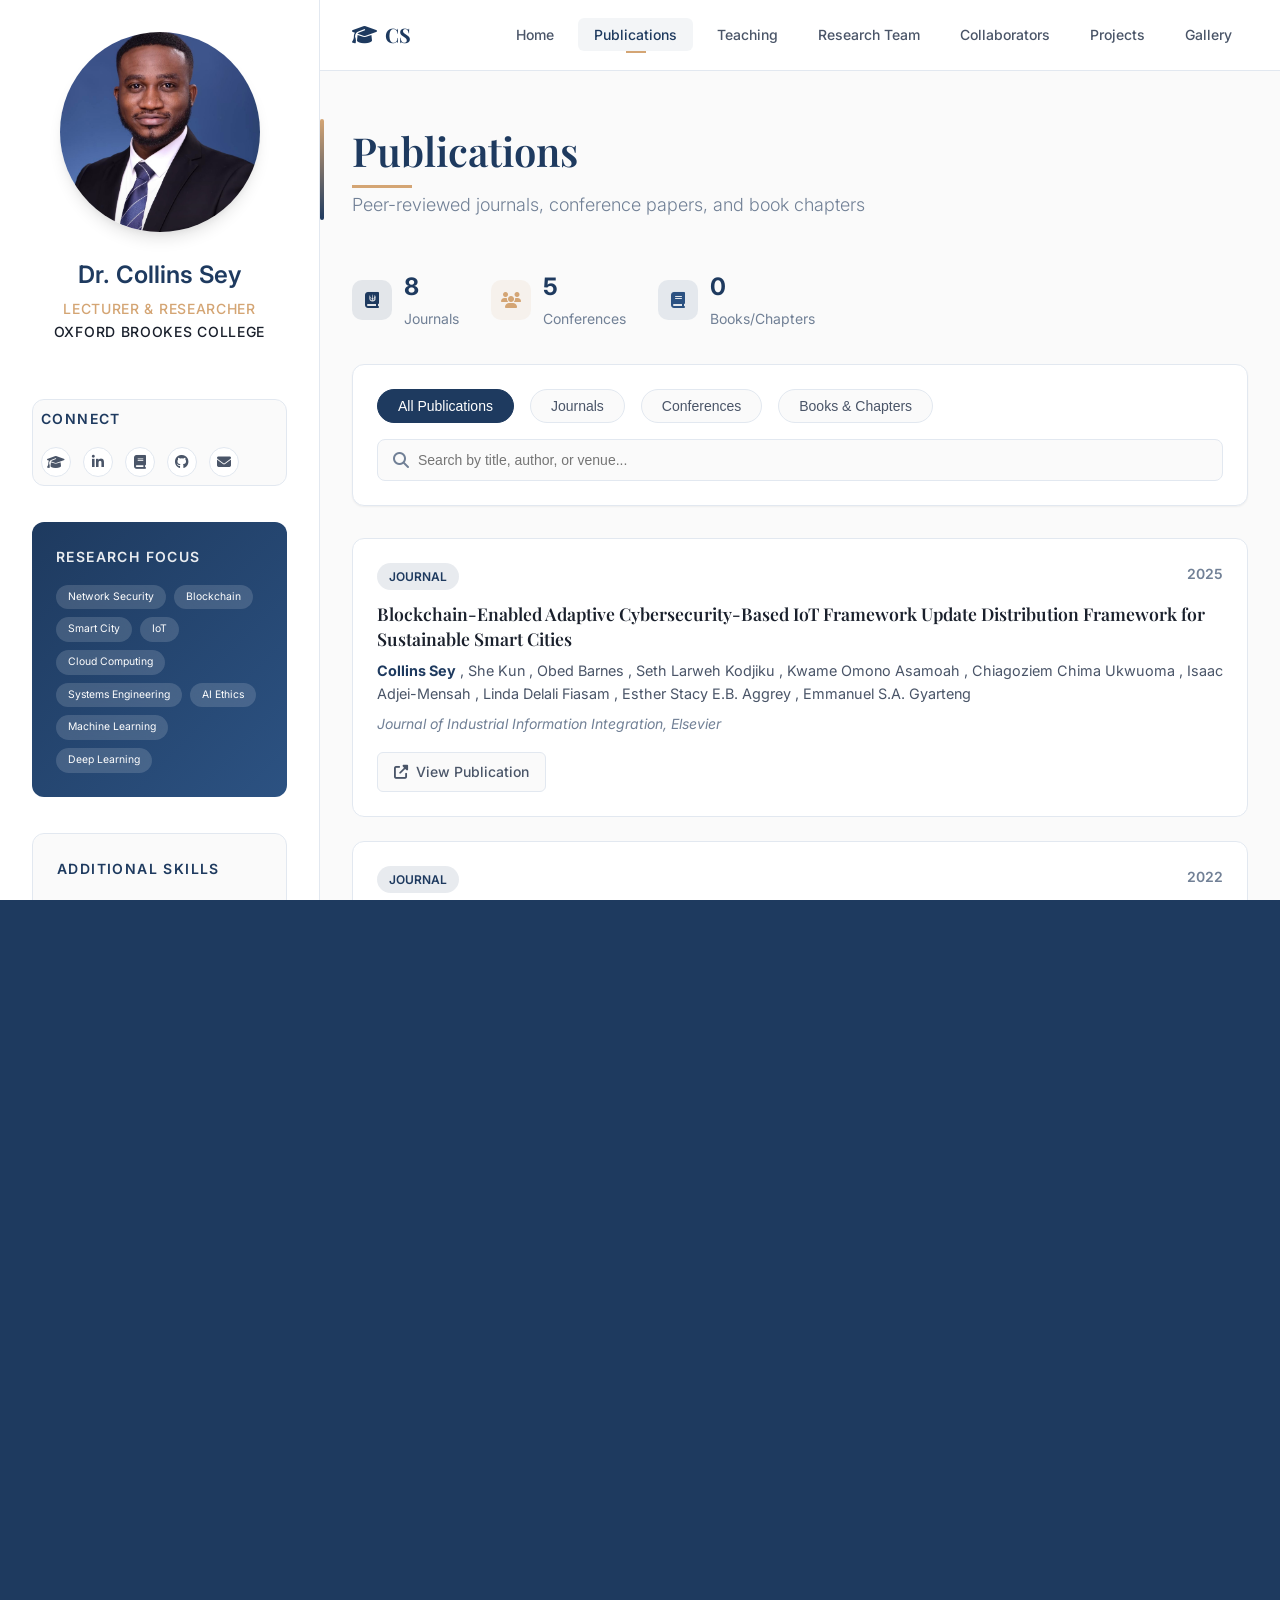
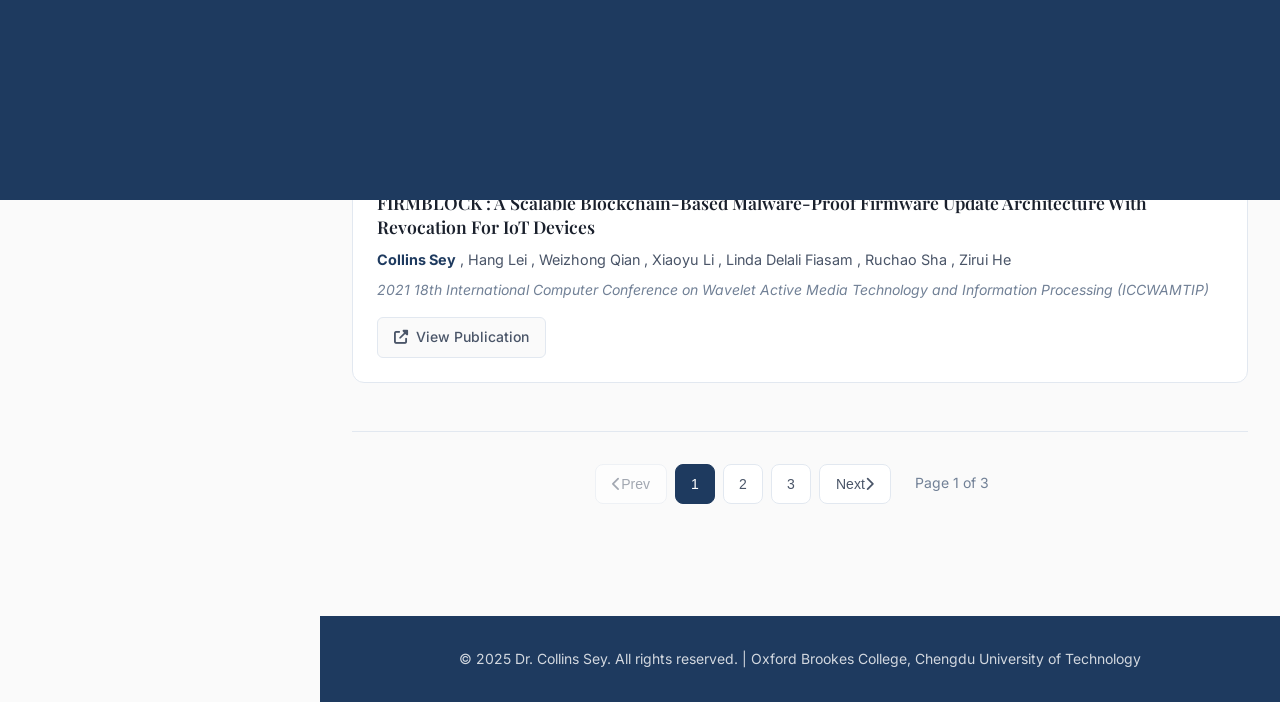
<file: publications.html>
<!DOCTYPE html>
<html lang="en">
<head>
    <meta charset="UTF-8">
    <meta name="viewport" content="width=device-width, initial-scale=1.0">
    <title>Publications | Dr. Collins Sey</title>
    <link rel="preconnect" href="https://fonts.googleapis.com">
    <link rel="preconnect" href="https://fonts.gstatic.com" crossorigin>
    <link href="https://fonts.googleapis.com/css2?family=Inter:wght@300;400;500;600;700&family=Playfair+Display:wght@400;500;600;700&display=swap" rel="stylesheet">
    <link rel="stylesheet" href="https://cdnjs.cloudflare.com/ajax/libs/font-awesome/6.4.0/css/all.min.css">
	<link rel="stylesheet" href="css/style.css">
    <style>
        :root {
            --primary: #1e3a5f;
            --primary-light: #2c5282;
            --accent: #d4a574;
            --accent-light: #e8c9a8;
            --bg-primary: #fafafa;
            --bg-secondary: #ffffff;
            --text-primary: #1a202c;
            --text-secondary: #4a5568;
            --text-muted: #718096;
            --border: #e2e8f0;
            --shadow-sm: 0 1px 2px 0 rgba(0, 0, 0, 0.05);
            --shadow-md: 0 4px 6px -1px rgba(0, 0, 0, 0.1), 0 2px 4px -1px rgba(0, 0, 0, 0.06);
            --shadow-lg: 0 10px 15px -3px rgba(0, 0, 0, 0.1), 0 4px 6px -2px rgba(0, 0, 0, 0.05);
            --transition: all 0.3s cubic-bezier(0.4, 0, 0.2, 1);
        }

        * {
            margin: 0;
            padding: 0;
            box-sizing: border-box;
        }

        html {
            scroll-behavior: smooth;
        }

        body {
            font-family: 'Inter', sans-serif;
            background-color: var(--bg-primary);
            color: var(--text-primary);
            line-height: 1.6;
            overflow-x: hidden;
        }

        h1, h2, h3, h4 {
            font-family: 'Playfair Display', serif;
            font-weight: 600;
        }

        /* Progress Bar */
        .progress-container {
            position: fixed;
            top: 0;
            left: 0;
            width: 100%;
            height: 3px;
            background: transparent;
            z-index: 1001;
        }

        .progress-bar {
            height: 100%;
            background: linear-gradient(90deg, var(--primary) 0%, var(--accent) 100%);
            width: 0%;
            transition: width 0.1s ease-out;
        }

        /* Layout */
        .app-container {
            display: flex;
            min-height: 100vh;
        }

        /* Sidebar */
        .sidebar {
            position: fixed;
            left: 0;
            top: 0;
            width: 320px;
            height: 100vh;
            background: var(--bg-secondary);
            border-right: 1px solid var(--border);
            padding: 2rem;
            display: flex;
            flex-direction: column;
            z-index: 100;
            overflow-y: auto;
            transition: var(--transition);
        }

        .sidebar-profile {
            text-align: center;
            margin-bottom: 2rem;
        }

        .profile-photo-container {
            position: relative;
            width: 200px;
            height: 200px;
            margin: 0 auto 1.5rem;
            border-radius: 50%;
            overflow: hidden;
            box-shadow: var(--shadow-lg);
            animation: pulse-glow 3s ease-in-out infinite;
        }

        @keyframes pulse-glow {
            0%, 100% { box-shadow: 0 10px 30px rgba(30, 58, 95, 0.2); }
            50% { box-shadow: 0 15px 40px rgba(30, 58, 95, 0.35); }
        }

        .profile-photo {
            width: 100%;
            height: 100%;
            object-fit: cover;
            transition: var(--transition);
        }

        .profile-photo-container:hover .profile-photo {
            transform: scale(1.05);
        }

        .sidebar-name {
            font-size: 1.5rem;
            color: var(--primary);
            margin-bottom: 0.25rem;
            animation: fade-in-up 0.8s ease-out;
            font-family: 'Inter', sans-serif;
        }

        .sidebar-title {
            font-size: 0.875rem;
            color: var(--accent);
            font-weight: 500;
            letter-spacing: 0.05em;
            text-transform: uppercase;
            animation: fade-in-up 0.8s ease-out 0.1s both;
        }

        .sidebar-title-sub {
            font-size: 0.875rem;
            font-weight: 500;
            letter-spacing: 0.05em;
            text-transform: uppercase;
            animation: fade-in-up 0.8s ease-out 0.1s both;
        }

        .research-focus {
            margin: 0.8rem 0;
            padding: 1.5rem;
            background: linear-gradient(135deg, var(--primary) 0%, var(--primary-light) 100%);
            border-radius: 12px;
            color: white;
            animation: fade-in-up 0.8s ease-out 0.2s both;
        }

        .research-focus h3 {
            font-size: 0.875rem;
            text-transform: uppercase;
            letter-spacing: 0.1em;
            margin-bottom: 1rem;
            opacity: 0.9;
            font-family: 'Inter', sans-serif;
        }

        .research-tags {
            display: flex;
            flex-wrap: wrap;
            gap: 0.5rem;
        }

        .research-tag {
            background: rgba(255, 255, 255, 0.15);
            padding: 0.25rem 0.75rem;
            border-radius: 20px;
            font-size: 0.65rem;
            backdrop-filter: blur(10px);
            transition: var(--transition);
        }

        .research-tag:hover {
            background: rgba(255, 255, 255, 0.25);
            transform: translateY(-2px);
        }

        /* Additional Expertise Section */
        .additional-expertise {
            margin: 1.5rem 0;
            padding: 1.5rem;
            background: var(--bg-primary);
            border-radius: 12px;
            border: 1px solid var(--border);
            animation: fade-in-up 0.8s ease-out 0.25s both;
        }

        .additional-expertise h3 {
            font-size: 0.875rem;
            text-transform: uppercase;
            letter-spacing: 0.1em;
            color: var(--primary);
            margin-bottom: 1rem;
            font-family: 'Inter', sans-serif;
            font-weight: 600;
        }

        .expertise-list {
            list-style: none;
        }

        .expertise-item {
            display: flex;
            align-items: flex-start;
            gap: 0.75rem;
            margin-bottom: 0.75rem;
            font-size: 0.775rem;
            color: var(--text-secondary);
            transition: var(--transition);
        }

        .expertise-item:hover {
            color: var(--primary);
            transform: translateX(5px);
        }

        .expertise-item i {
            color: var(--accent);
            margin-top: 0.25rem;
            font-size: 0.5rem;
        }

        .expertise-item:last-child {
            margin-bottom: 0;
        }

        /* Sidebar Social Links */
        .sidebar-social {
            margin: 1.5rem 0;
            padding: 0.5rem;
            background: var(--bg-primary);
            border-radius: 12px;
            border: 1px solid var(--border);
            animation: fade-in-up 0.8s ease-out 0.35s both;
        }

        .sidebar-social h3 {
            font-size: 0.875rem;
            text-transform: uppercase;
            letter-spacing: 0.1em;
            color: var(--primary);
            margin-bottom: 1rem;
            font-family: 'Inter', sans-serif;
            font-weight: 600;
        }

        .sidebar-social-links {
            display: flex;
            gap: 0.75rem;
            flex-wrap: wrap;
        }

        .sidebar-social-link {
            width: 30px;
            height: 30px;
            border-radius: 50%;
            background: var(--bg-secondary);
            border: 1px solid var(--border);
            display: flex;
            align-items: center;
            justify-content: center;
            color: var(--text-secondary);
            text-decoration: none;
            transition: var(--transition);
            font-size: 0.875rem;
        }

        .sidebar-social-link:hover {
            background: var(--primary);
            border-color: var(--primary);
            color: white;
            transform: translateY(-3px);
            box-shadow: var(--shadow-md);
        }

        .sidebar-contact {
            margin-top: auto;
            padding-top: 1.18rem;
            border-top: 1px solid var(--border);
            animation: fade-in-up 0.8s ease-out 0.4s both;
        }

        .sidebar-contact h4 {
            font-size: 0.975rem;
            color: var(--text-secondary);
            margin-bottom: 1rem;
            font-family: 'Inter', sans-serif;
            font-weight: 500;
        }

        .contact-item {
            display: flex;
            align-items: center;
            gap: 0.75rem;
            margin-bottom: 0.75rem;
            font-size: 0.775rem;
            color: var(--text-secondary);
            transition: var(--transition);
        }

        .contact-item:hover {
            color: var(--primary);
            transform: translateX(5px);
        }

        .contact-item i {
            width: 20px;
            color: var(--accent);
        }

        /* Mobile Sidebar Toggle */
        .sidebar-toggle {
            display: none;
            position: fixed;
            top: 1rem;
            left: 1rem;
            z-index: 101;
            background: var(--bg-secondary);
            border: 1px solid var(--border);
            padding: 0.75rem;
            border-radius: 8px;
            cursor: pointer;
            box-shadow: var(--shadow-md);
            transition: var(--transition);
        }

        .sidebar-toggle:hover {
            background: var(--primary);
            color: white;
        }

        /* Main Content */
        .main-content {
            margin-left: 320px;
            flex: 1;
            min-height: 100vh;
        }

        /* Navigation */
        .top-nav {
            position: sticky;
            top: 0;
            background: rgba(255, 255, 255, 0.95);
            backdrop-filter: blur(10px);
            border-bottom: 1px solid var(--border);
            padding: 0 2rem;
            z-index: 99;
            transition: var(--transition);
        }

        .nav-container {
            max-width: 1200px;
            margin: 0 auto;
            display: flex;
            justify-content: space-between;
            align-items: center;
            height: 70px;
        }

        .nav-logo {
            font-family: 'Playfair Display', serif;
            font-size: 1.25rem;
            font-weight: 700;
            color: var(--primary);
            text-decoration: none;
            display: flex;
            align-items: center;
            gap: 0.5rem;
        }

        .nav-links {
            display: flex;
            list-style: none;
            gap: 0.5rem;
        }

        .nav-link {
            text-decoration: none;
            color: var(--text-secondary);
            font-size: 0.875rem;
            font-weight: 500;
            padding: 0.5rem 1rem;
            border-radius: 6px;
            transition: var(--transition);
            position: relative;
        }

        .nav-link:hover,
        .nav-link.active {
            color: var(--primary);
            background: rgba(30, 58, 95, 0.05);
        }

        .nav-link::after {
            content: '';
            position: absolute;
            bottom: -2px;
            left: 50%;
            transform: translateX(-50%);
            width: 0;
            height: 2px;
            background: var(--accent);
            transition: var(--transition);
        }

        .nav-link:hover::after,
        .nav-link.active::after {
            width: 20px;
        }

        /* Mobile Navigation */
        .mobile-nav-toggle {
            display: none;
            background: none;
            border: none;
            font-size: 1.5rem;
            color: var(--primary);
            cursor: pointer;
            padding: 0.5rem;
            z-index: 1000;
            transition: var(--transition);
        }

        .mobile-nav {
            display: none;
            position: fixed;
            top: 70px;
            left: 0;
            right: 0;
            background: var(--bg-secondary);
            border-bottom: 1px solid var(--border);
            box-shadow: var(--shadow-lg);
            z-index: 98;
            max-height: 0;
            overflow: hidden;
            transition: max-height 0.3s ease-out;
        }

        .mobile-nav.active {
            max-height: 500px;
        }

        .mobile-nav-links {
            list-style: none;
            padding: 1rem;
        }

        .mobile-nav-link {
            display: block;
            padding: 1rem;
            color: var(--text-secondary);
            text-decoration: none;
            font-weight: 500;
            border-radius: 8px;
            transition: var(--transition);
            border-bottom: 1px solid var(--border);
        }

        .mobile-nav-link:hover,
        .mobile-nav-link.active {
            background: rgba(30, 58, 95, 0.05);
            color: var(--primary);
            padding-left: 1.5rem;
        }

        .mobile-nav-link i {
            margin-right: 0.75rem;
            width: 20px;
            color: var(--accent);
        }

        /* Page Content */
        .page-section {
            max-width: 1000px;
            margin: 0 auto;
            padding: 3rem 2rem;
            opacity: 0;
            transform: translateY(20px);
            animation: fade-in-up 0.6s ease-out forwards;
        }

        @keyframes fade-in-up {
            to {
                opacity: 1;
                transform: translateY(0);
            }
        }

        .section-header {
            margin-bottom: 3rem;
            position: relative;
        }

        .section-header::before {
            content: '';
            position: absolute;
            left: -2rem;
            top: 0;
            width: 4px;
            height: 100%;
            background: linear-gradient(180deg, var(--accent) 0%, var(--primary) 100%);
            border-radius: 2px;
        }

        .section-title {
            font-size: 2.5rem;
            color: var(--primary);
            margin-bottom: 0.5rem;
            position: relative;
            display: inline-block;
        }

        .section-title::after {
            content: '';
            position: absolute;
            bottom: -5px;
            left: 0;
            width: 60px;
            height: 3px;
            background: var(--accent);
            animation: expand-width 1s ease-out 0.5s both;
        }

        @keyframes expand-width {
            from { width: 0; }
            to { width: 60px; }
        }

        .section-subtitle {
            color: var(--text-muted);
            font-size: 1.125rem;
            font-weight: 300;
        }

        /* Publications Controls */
        .pub-controls {
            background: var(--bg-secondary);
            padding: 1.5rem;
            border-radius: 12px;
            border: 1px solid var(--border);
            margin-bottom: 2rem;
            box-shadow: var(--shadow-sm);
        }

        .pub-filters {
            display: flex;
            gap: 1rem;
            margin-bottom: 1rem;
            flex-wrap: wrap;
        }

        .filter-btn {
            padding: 0.5rem 1.25rem;
            border: 1px solid var(--border);
            background: var(--bg-primary);
            color: var(--text-secondary);
            border-radius: 25px;
            cursor: pointer;
            font-size: 0.875rem;
            font-weight: 500;
            transition: var(--transition);
        }

        .filter-btn:hover,
        .filter-btn.active {
            background: var(--primary);
            color: white;
            border-color: var(--primary);
        }

        .search-box {
            position: relative;
            width: 100%;
        }

        .search-box input {
            width: 100%;
            padding: 0.75rem 1rem 0.75rem 2.5rem;
            border: 1px solid var(--border);
            border-radius: 8px;
            font-size: 0.875rem;
            transition: var(--transition);
            background: var(--bg-primary);
        }

        .search-box input:focus {
            outline: none;
            border-color: var(--accent);
            box-shadow: 0 0 0 3px rgba(212, 165, 116, 0.1);
        }

        .search-box i {
            position: absolute;
            left: 1rem;
            top: 50%;
            transform: translateY(-50%);
            color: var(--text-muted);
        }

        /* Publications Stats */
        .pub-stats {
            display: flex;
            gap: 2rem;
            margin-bottom: 2rem;
            flex-wrap: wrap;
        }

        .pub-stat {
            display: flex;
            align-items: center;
            gap: 0.75rem;
        }

        .pub-stat-icon {
            width: 40px;
            height: 40px;
            border-radius: 10px;
            display: flex;
            align-items: center;
            justify-content: center;
            font-size: 1rem;
        }

        .pub-stat-icon.journal {
            background: rgba(30, 58, 95, 0.1);
            color: var(--primary);
        }

        .pub-stat-icon.conference {
            background: rgba(212, 165, 116, 0.1);
            color: var(--accent);
        }

        .pub-stat-icon.book {
            background: rgba(44, 82, 130, 0.1);
            color: var(--primary-light);
        }

        .pub-stat-info h4 {
            font-size: 1.5rem;
            color: var(--primary);
            font-family: 'Inter', sans-serif;
            font-weight: 700;
        }

        .pub-stat-info span {
            font-size: 0.875rem;
            color: var(--text-muted);
        }

        /* Publications List */
        .pub-list {
            display: flex;
            flex-direction: column;
            gap: 1.5rem;
        }

        .pub-item {
            background: var(--bg-secondary);
            border-radius: 12px;
            border: 1px solid var(--border);
            padding: 1.5rem;
            transition: var(--transition);
            opacity: 0;
            transform: translateY(20px);
            animation: fade-in-up 0.5s ease-out forwards;
        }

        .pub-item:hover {
            border-color: var(--accent-light);
            box-shadow: var(--shadow-md);
            transform: translateX(5px);
        }

        .pub-header {
            display: flex;
            justify-content: space-between;
            align-items: flex-start;
            margin-bottom: 0.75rem;
            flex-wrap: wrap;
            gap: 0.5rem;
        }

        .pub-type {
            display: inline-block;
            padding: 0.25rem 0.75rem;
            border-radius: 20px;
            font-size: 0.75rem;
            font-weight: 600;
            text-transform: uppercase;
        }

        .pub-type.journal {
            background: rgba(30, 58, 95, 0.1);
            color: var(--primary);
        }

        .pub-type.conference {
            background: rgba(212, 165, 116, 0.15);
            color: var(--accent);
        }

        .pub-type.book {
            background: rgba(44, 82, 130, 0.1);
            color: var(--primary-light);
        }

        .pub-year {
            font-size: 0.875rem;
            color: var(--text-muted);
            font-weight: 600;
        }

        .pub-title {
            font-size: 1.1rem;
            color: var(--text-primary);
            margin-bottom: 0.5rem;
            font-weight: 600;
            line-height: 1.4;
        }

        .pub-authors {
            font-size: 0.9rem;
            color: var(--text-secondary);
            margin-bottom: 0.5rem;
        }

        .pub-authors strong {
            color: var(--primary);
        }

        .pub-venue {
            font-size: 0.875rem;
            color: var(--text-muted);
            font-style: italic;
            margin-bottom: 1rem;
        }

        .pub-footer {
            display: flex;
            gap: 1rem;
            align-items: center;
            flex-wrap: wrap;
        }

        .pub-link {
            display: inline-flex;
            align-items: center;
            gap: 0.5rem;
            padding: 0.5rem 1rem;
            background: var(--bg-primary);
            border: 1px solid var(--border);
            border-radius: 6px;
            color: var(--text-secondary);
            text-decoration: none;
            font-size: 0.875rem;
            font-weight: 500;
            transition: var(--transition);
        }

        .pub-link:hover {
            background: var(--primary);
            color: white;
            border-color: var(--primary);
        }

        .pub-metrics {
            display: flex;
            gap: 1rem;
            margin-left: auto;
        }

        .pub-metric {
            display: flex;
            align-items: center;
            gap: 0.25rem;
            font-size: 0.875rem;
            color: var(--text-muted);
        }

        .pub-metric i {
            color: var(--accent);
        }

        /* Pagination */
        .pagination {
            display: flex;
            justify-content: center;
            align-items: center;
            gap: 0.5rem;
            margin-top: 3rem;
            padding-top: 2rem;
            border-top: 1px solid var(--border);
        }

        .page-btn {
            min-width: 40px;
            height: 40px;
            display: flex;
            align-items: center;
            justify-content: center;
            border: 1px solid var(--border);
            background: var(--bg-secondary);
            color: var(--text-secondary);
            border-radius: 8px;
            cursor: pointer;
            font-size: 0.875rem;
            font-weight: 500;
            transition: var(--transition);
            text-decoration: none;
        }

        .page-btn:hover:not(:disabled) {
            background: var(--primary);
            color: white;
            border-color: var(--primary);
        }

        .page-btn.active {
            background: var(--primary);
            color: white;
            border-color: var(--primary);
        }

        .page-btn:disabled {
            opacity: 0.5;
            cursor: not-allowed;
        }

        .page-btn.prev,
        .page-btn.next {
            padding: 0 1rem;
        }

        .page-info {
            font-size: 0.875rem;
            color: var(--text-muted);
            margin: 0 1rem;
        }

        /* No Results */
        .no-results {
            text-align: center;
            padding: 4rem 2rem;
            color: var(--text-muted);
        }

        .no-results i {
            font-size: 3rem;
            margin-bottom: 1rem;
            color: var(--border);
        }

        .no-results h3 {
            color: var(--text-primary);
            margin-bottom: 0.5rem;
        }

        /* Footer */
        .footer {
            background: var(--primary);
            color: white;
            padding: 2rem;
            text-align: center;
            margin-top: 4rem;
        }

        .footer-content {
            max-width: 1000px;
            margin: 0 auto;
        }

        .footer-text {
            opacity: 0.8;
            font-size: 0.875rem;
        }

        /* Responsive */
        @media (max-width: 1024px) {
            .sidebar {
                transform: translateX(-100%);
            }

            .sidebar.active {
                transform: translateX(0);
            }

            .sidebar-toggle {
                display: block;
            }

            .main-content {
                margin-left: 0;
            }
        }

        @media (max-width: 768px) {
            .nav-links {
                display: none;
            }

            .mobile-nav-toggle {
                display: block;
            }

            .mobile-nav {
                display: block;
            }

            .section-title {
                font-size: 1.75rem;
            }

            .pub-filters {
                justify-content: center;
            }

            .pub-header {
                flex-direction: column;
            }

            .pub-metrics {
                margin-left: 0;
                width: 100%;
            }

            .pub-stats {
                justify-content: center;
            }
        }

        /* Page Transition */
        .page-transition {
            position: fixed;
            top: 0;
            left: 0;
            width: 100%;
            height: 100%;
            background: var(--primary);
            z-index: 10000;
            transform: translateY(100%);
            transition: transform 0.5s cubic-bezier(0.4, 0, 0.2, 1);
            pointer-events: none;
        }

        .page-transition.active {
            transform: translateY(0);
        }

        /* Focus styles */
        a:focus-visible,
        button:focus-visible,
        input:focus-visible {
            outline: 2px solid var(--accent);
            outline-offset: 2px;
        }

        /* Loading State */
        .pub-item.loading {
            background: linear-gradient(90deg, var(--bg-secondary) 25%, var(--bg-primary) 50%, var(--bg-secondary) 75%);
            background-size: 200% 100%;
            animation: loading 1.5s infinite;
        }

        @keyframes loading {
            0% { background-position: 200% 0; }
            100% { background-position: -200% 0; }
        }
    </style>
</head>
<body>
    <!-- Progress Bar -->
    <div class="progress-container" role="progressbar" aria-label="Page scroll progress">
        <div class="progress-bar" id="progressBar"></div>
    </div>

    <!-- Page Transition Overlay -->
    <div class="page-transition" id="pageTransition"></div>

    <!-- Mobile Sidebar Toggle -->
    <button class="sidebar-toggle" id="sidebarToggle" aria-label="Toggle sidebar">
        <i class="fas fa-user"></i>
    </button>

    <div class="app-container">
        <!-- Sidebar -->
        <aside class="sidebar" id="sidebar" role="complementary" aria-label="Profile sidebar">
            <div class="sidebar-profile">
                <div class="profile-photo-container">
                    <img src="img/Collins Sey_CL.jpg" 
                         alt="Dr. Collins Sey - Profile Photo" 
                         class="profile-photo">
                </div>
                <h2 class="sidebar-name">Dr. Collins Sey</h2>
                <p class="sidebar-title">Lecturer & Researcher</p>
                <p class="sidebar-title-sub">Oxford Brookes College</p>
            </div>
            
            <!-- Sidebar Social Links -->
            <div class="sidebar-social">
                <h3>Connect</h3>
                <div class="sidebar-social-links">
                    <a href="https://scholar.google.com/citations?user=-U8jzsAAAAAJ&hl=en" class="sidebar-social-link" aria-label="Google Scholar" target="_blank">
                        <i class="fas fa-graduation-cap"></i>
                    </a>
                    <a href="https://linkedin.com/in/collins-sey-a9304982" class="sidebar-social-link" aria-label="LinkedIn" target="_blank">
                        <i class="fab fa-linkedin-in"></i>
                    </a>
                    <a href="https://www.researchgate.net/profile/Collins-Sey?ev=hdr_xprf" class="sidebar-social-link" aria-label="ResearchGate" target="_blank">
                        <i class="fas fa-book"></i>
                    </a>
                    <a href="https://clinsey.github.io/" class="sidebar-social-link" aria-label="GitHub" target="_blank">
                        <i class="fab fa-github"></i>
                    </a>
                    <a href="mailto:collins.sey@zy.cdut.edu.cn" class="sidebar-social-link" aria-label="Email" target="_blank">
                        <i class="fas fa-envelope"></i>
                    </a>
                </div>
            </div>

            <div class="research-focus">
                <h3>Research Focus</h3>
                <div class="research-tags">
                    <span class="research-tag">Network Security</span>
                    <span class="research-tag">Blockchain</span>
                    <span class="research-tag">Smart City</span>
                    <span class="research-tag">IoT</span>
                    <span class="research-tag">Cloud Computing</span>
                    <span class="research-tag">Systems Engineering</span>
                    <span class="research-tag">AI Ethics</span>
                    <span class="research-tag">Machine Learning</span>
                    <span class="research-tag">Deep Learning</span>
                </div>
            </div>

            <!-- Additional Expertise Section -->
            <div class="additional-expertise">
                <h3>Additional Skills</h3>
                <ul class="expertise-list">
                    <li class="expertise-item">
                        <i class="fas fa-circle"></i>
                        <span>Research Methods</span>
                    </li>
                    <li class="expertise-item">
                        <i class="fas fa-circle"></i>
                        <span>Student Mentorship and Academic Guidance</span>
                    </li>
                    <li class="expertise-item">
                        <i class="fas fa-circle"></i>
                        <span>Curriculum Development</span>
                    </li>
                    <li class="expertise-item">
                        <i class="fas fa-circle"></i>
                        <span>Training and Professional Development</span>
                    </li>
                    <li class="expertise-item">
                        <i class="fas fa-circle"></i>
                        <span>Project Coordination</span>
                    </li>
                </ul>
            </div>

            <div class="sidebar-contact">
                <h4>Contact Information</h4>
                <div class="contact-item">
                    <i class="fas fa-university"></i>
                    <span>Chengdu University of Technology</span>
                </div>
                <div class="contact-item">
                    <i class="fas fa-building"></i>
                    <span>Dept. of Computer Sci & Software Eng</span>
                </div>
                <div class="contact-item">
                    <i class="fas fa-map-marker-alt"></i>
                    <span>Building 8, Room 8204</span>
                </div>
            </div>
        </aside>

        <!-- Main Content -->
        <main class="main-content">
            <!-- Top Navigation -->
            <nav class="top-nav" role="navigation" aria-label="Main navigation">
                <div class="nav-container">
                    <a href="index.html" class="nav-logo">
                        <i class="fas fa-graduation-cap"></i>
                        <span>CS</span>
                    </a>
                    
                    <!-- Desktop Navigation -->
                    <ul class="nav-links" role="menubar">
                        <li role="none"><a href="index.html" class="nav-link" role="menuitem">Home</a></li>
                        <li role="none"><a href="publications.html" class="nav-link active" role="menuitem">Publications</a></li>
                        <li role="none"><a href="teaching.html" class="nav-link" role="menuitem">Teaching</a></li>
                        <li role="none"><a href="research-team.html" class="nav-link" role="menuitem">Research Team</a></li>
                        <li role="none"><a href="collaborators.html" class="nav-link" role="menuitem">Collaborators</a></li>
                        <li role="none"><a href="projects.html" class="nav-link" role="menuitem">Projects</a></li>
                        <li role="none"><a href="gallery.html" class="nav-link" role="menuitem">Gallery</a></li>
                        <!--<li role="none"><a href="contact.html" class="nav-link" role="menuitem">Contact</a></li>-->
                    </ul>

                    <!-- Mobile Navigation Toggle -->
                    <button class="mobile-nav-toggle" id="mobileNavToggle" aria-label="Toggle mobile navigation" aria-expanded="false">
                        <i class="fas fa-bars" id="mobileNavIcon"></i>
                    </button>
                </div>
            </nav>

            <!-- Mobile Navigation Menu -->
            <nav class="mobile-nav" id="mobileNav" role="navigation" aria-label="Mobile navigation">
                <ul class="mobile-nav-links">
                    <li><a href="index.html" class="mobile-nav-link"><i class="fas fa-home"></i> Home</a></li>
                    <li><a href="publications.html" class="mobile-nav-link active"><i class="fas fa-book"></i> Publications</a></li>
                    <li><a href="teaching.html" class="mobile-nav-link"><i class="fas fa-chalkboard-teacher"></i> Teaching</a></li>
                    <li><a href="research-team.html" class="mobile-nav-link"><i class="fas fa-users"></i> Research Team</a></li>
                    <li><a href="collaborators.html" class="mobile-nav-link"><i class="fas fa-handshake"></i> Collaborators</a></li>
                    <li><a href="projects.html" class="mobile-nav-link"><i class="fas fa-project-diagram"></i> Projects</a></li>
                    <li><a href="gallery.html" class="mobile-nav-link active"><i class="fas fa-images"></i> Gallery</a></li>
                    <!--<li><a href="contact.html" class="mobile-nav-link"><i class="fas fa-envelope"></i> Contact</a></li>-->
                </ul>
            </nav>

            <!-- Publications Section -->
            <section class="page-section" id="publications" aria-label="Publications section">
                <div class="section-header">
                    <h1 class="section-title">Publications</h1>
                    <p class="section-subtitle">Peer-reviewed journals, conference papers, and book chapters</p>
                </div>

                <!-- Publication Stats -->
                <div class="pub-stats">
                    <div class="pub-stat">
                        <div class="pub-stat-icon journal">
                            <i class="fas fa-journal-whills"></i>
                        </div>
                        <div class="pub-stat-info">
                            <h4 id="journalCount">0</h4>
                            <span>Journals</span>
                        </div>
                    </div>
                    <div class="pub-stat">
                        <div class="pub-stat-icon conference">
                            <i class="fas fa-users"></i>
                        </div>
                        <div class="pub-stat-info">
                            <h4 id="conferenceCount">0</h4>
                            <span>Conferences</span>
                        </div>
                    </div>
                    <div class="pub-stat">
                        <div class="pub-stat-icon book">
                            <i class="fas fa-book"></i>
                        </div>
                        <div class="pub-stat-info">
                            <h4 id="bookCount">0</h4>
                            <span>Books/Chapters</span>
                        </div>
                    </div>
                </div>

                <!-- Controls -->
                <div class="pub-controls">
                    <div class="pub-filters">
                        <button class="filter-btn active" data-filter="all">All Publications</button>
                        <button class="filter-btn" data-filter="journal">Journals</button>
                        <button class="filter-btn" data-filter="conference">Conferences</button>
                        <button class="filter-btn" data-filter="book">Books & Chapters</button>
                    </div>
                    <div class="search-box">
                        <i class="fas fa-search"></i>
                        <input type="text" id="searchInput" placeholder="Search by title, author, or venue...">
                    </div>
                </div>

                <!-- Publications List -->
                <div class="pub-list" id="pubList">
                    <!-- Publications will be inserted here by JavaScript -->
                </div>

                <!-- Pagination -->
                <div class="pagination" id="pagination">
                    <!-- Pagination will be inserted here by JavaScript -->
                </div>
            </section>

            <!-- Footer -->
            <footer class="footer">
                <div class="footer-content">
                    <p class="footer-text">&copy; 2025 Dr. Collins Sey. All rights reserved. | Oxford Brookes College, Chengdu University of Technology</p>
                </div>
            </footer>
        </main>
    </div>

    <script>
        // Publications Data - Add your publications here
        const publications = [
            {
                id: 1,
                type: 'journal',
                title: 'Blockchain-Enabled Adaptive Cybersecurity-Based IoT Framework Update Distribution Framework for Sustainable Smart Cities',
                authors: 'Collins Sey , She Kun , Obed Barnes , Seth Larweh Kodjiku , Kwame Omono Asamoah , Chiagoziem Chima Ukwuoma , Isaac Adjei-Mensah , Linda Delali Fiasam , Esther Stacy E.B. Aggrey , Emmanuel S.A. Gyarteng',
                venue: 'Journal of Industrial Information Integration, Elsevier',
                year: 2025,
                doi: 'https://doi.org/10.1016/j.jii.2025.100929',
                citations: 1,
                downloads: 0
            },
            {
                id: 2,
                type: 'journal',
                title: 'VBlock: A Blockchain-Based Tamper-Proofing Data Protection Model for Internet of Vehicle Networks',
                authors: 'Collins Sey , Hang Lei , Weizhong Qian , Xiaoyu Li , Linda Delali Fiasam , Seth Larweh Kodjiku , Isaac Adjei-Mensah , Isaac Osei Agyemang',
                venue: 'Sensors',
                year: 2022,
                doi: 'https://doi.org/10.3390/s22208083',
                citations: 8,
                downloads: 0
            },
            {
                id: 3,
                type: 'conference',
                title: 'Wb-Proxshare: A Warrant-Based Proxy Re-Encryption Model for Secure Data Sharing in Iot Networks Via Blockchain',
                authors: 'Collins Sey , Hang Lei , Xiaoyu Li , Weizhong Qian , Obed Barnes , Linda Delali Fiasam , Cong Zhang , Seth Larweh Kodjiku , Isaac Osei Agyemang , Isaac Adjei-Mensah , Xiaolei Shang',
                venue: '2022 19th International Computer Conference on Wavelet Active Media Technology and Information Processing (ICCWAMTIP)',
                year: 2022,
                doi: 'https://doi.org/10.1109/ICCWAMTIP56608.2022.10016514',
                citations: 5,
                downloads: 67
            },
            {
                id: 4,
                type: 'journal',
                title: 'DAW-FA: Domain-aware adaptive weighting with fine-grain attention for unsupervised MRI harmonization',
                authors: 'Linda Delali Fiasam , Yunbo Rao , Collins Sey , Stacy E.B. Aggrey , Seth Larweh Kodjiku , Kwame Opuni-Boachie Obour Agyekum , Annicet Razafindratovolahy , Isaac Adjei-Mensah , Chiagoziem Chima Ukwuoma , Francis Sam',
                venue: 'Journal of King Saud University - Computer and Information Sciences',
                year: 2024,
                doi: 'https://doi.org/10.1016/j.jksuci.2024.102157',
                citations: 5,
                downloads: 203
            },
            {
                id: 5,
                type: 'conference',
                title: 'FIRMBLOCK : A Scalable Blockchain-Based Malware-Proof Firmware Update Architecture With Revocation For IoT Devices',
                authors: 'Collins Sey , Hang Lei , Weizhong Qian , Xiaoyu Li , Linda Delali Fiasam , Ruchao Sha , Zirui He',
                venue: '2021 18th International Computer Conference on Wavelet Active Media Technology and Information Processing (ICCWAMTIP)',
                year: 2021,
                doi: 'https://doi.org/10.1109/ICCWAMTIP53232.2021.9674092',
                citations: 22,
                downloads: 8
            },
            {
                id: 6,
                type: 'conference',
                title: 'Domain Contrastive Learning for Multi-Site Alzheimer’s Disease Classification',
                authors: 'Linda Delali Fiasam , Yunbo Rao , Collins Sey , Esther Stacy E. B. Aggrey , Seth Larweh Kodjiku , Judith Ayekai Browne , Juliana Mantebea Danso , Chiagoziem C. Ukwuoma , Emmanuel S. A. Gyarteng',
                venue: '2023 20th International Computer Conference on Wavelet Active Media Technology and Information Processing (ICCWAMTIP)',
                year: 2023,
                doi: 'https://doi.org/10.1109/ICCWAMTIP60502.2023.10387055',
                citations: 5,
                downloads: 290
            },
            {
                id: 7,
                type: 'journal',
                title: 'Multisite T1-weighted MRI classification of Alzheimer’s disease using 3D-CNN-HSCAM architecture with contrastive domain adaptation',
                authors: 'Francis Sam , Zhiguang Qin , Collins Sey , Joseph Roger Arhin , Daniel Addo , Linda Delali Fiasam , Williams Ayivi , Gladys Wavinya Muoka',
                venue: 'Biomedical Signal Processing and Control',
                year: 2026,
                doi: 'https://doi.org/10.1016/j.bspc.2025.108686',
                citations: 1,
                downloads: 567
            },
            {
                id: 8,
                type: 'journal',
                title: 'WQCrowd: Secure blockchain-based crowdsourcing framework with multi-tier worker quality evaluation',
                authors: 'Seth Larweh Kodjiku, Tao Han, Yili Fang, Esther Stacy EB Aggrey, Collins Sey, Kwame O Asamoah, Linda Delali Fiasam, Evans Aidoo, Xun Wang',
                venue: 'Journal of King Saud University-Computer and Information Sciences',
                year: 2023,
                doi: 'https://doi.org/10.1016/j.jksuci.2023.101843',
                citations: 11,
                downloads: 134
            },
            {
                id: 9,
                type: 'journal',
                title: 'Excrowd: A blockchain framework for exploration-based crowdsourcing',
                authors: 'Seth Larweh Kodjiku, Yili Fang, Tao Han, Kwame Omono Asamoah, Esther Stacy EB Aggrey, Collins Sey, Evans Aidoo, Victor Nonso Ejianya, Xun Wang',
                venue: 'Applied Sciences',
                year: 2022,
                doi: 'https://doi.org/10.3390/app12136732',
                citations: 18,
                downloads: 245
            },
            {
                id: 10,
                type: 'journal',
                title: 'A probabilistic reliable linguistic model for blockchain-based student information management system assessment',
                authors: 'Kwame Omono Asamoah, Adjei Peter Darko, Collins Opoku Antwi, Collins Sey, Abigail Hyiaman Osei, Xiaodong Ma, Jia Zhu',
                venue: 'Applied Soft Computing',
                year: 2024,
                doi: 'https://doi.org/10.1016/j.asoc.2024.111645',
                citations: 37,
                downloads: 789
            },
            {
                id: 11,
                type: 'conference',
                title: 'SCAF-DG: A multi-site medical image denoising with a domain-generalized spatial-channel attention fusion',
                authors: 'Linda Delali Fiasam, Yunbo Rao, Collins Sey, Benjamin Klugah-Brown, Obed Nartey Tettey, Esther Stacy EB Aggrey, Isaac Osei Agyemang, Isaac Adjei-Mensah, Yang Yang',
                venue: '2023 IEEE 6th International Conference on Pattern Recognition and Artificial Intelligence (PRAI)',
                year: 2023,
                doi: 'https://doi.org/10.1109/PRAI59366.2023.10332061',
                citations: 4,
                downloads: 112
            },
            {
                id: 12,
                type: 'journal',
                title: 'Enhancing hydrogen production prediction from biomass gasification via data augmentation and explainable AI: A comparative analysis',
                authors: 'Chiagoziem C Ukwuoma, Dongsheng Cai, Anto Leoba Jonathan, Nuo Chen, Collins Sey, Nsikakabasi W Ntia, Olusola Bamisile, Qi Huang',
                venue: 'International Journal of Hydrogen Energy',
                year: 2024,
                doi: 'https://doi.org/10.1016/j.ijhydene.2024.04.283',
                citations: 89,
                downloads: 923
            },
            {
                id: 13,
                type: 'conference',
                title: 'Efficient 3D residual network on MRI data for neurodegenerative disease classification',
                authors: 'Linda Delali Fiasam, Yunbo Rao, Collins Sey, Isaac Osei Agyemang, Cobbinah Bernard Mawuli, Edwin Kwadwo Tenagyei',
                venue: 'Thirteenth International Conference on Graphics and Image Processing (ICGIP 2021)',
                year: 2022,
                doi: 'https://doi.org/10.1117/12.2623238',
                citations: 4,
                downloads: 112
            },
        ];

        // Configuration
        const itemsPerPage = 5;
        let currentPage = 1;
        let currentFilter = 'all';
        let searchQuery = '';
        let filteredPublications = [...publications];

        // DOM Elements
        const pubList = document.getElementById('pubList');
        const pagination = document.getElementById('pagination');
        const searchInput = document.getElementById('searchInput');
        const filterButtons = document.querySelectorAll('.filter-btn');

        // Update Statistics
        function updateStats() {
            const journals = publications.filter(p => p.type === 'journal').length;
            const conferences = publications.filter(p => p.type === 'conference').length;
            const books = publications.filter(p => p.type === 'book').length;

            document.getElementById('journalCount').textContent = journals;
            document.getElementById('conferenceCount').textContent = conferences;
            document.getElementById('bookCount').textContent = books;
        }

        // Filter Publications
        function filterPublications() {
            filteredPublications = publications.filter(pub => {
                const matchesType = currentFilter === 'all' || pub.type === currentFilter;
                const matchesSearch = !searchQuery || 
                    pub.title.toLowerCase().includes(searchQuery.toLowerCase()) ||
                    pub.authors.toLowerCase().includes(searchQuery.toLowerCase()) ||
                    pub.venue.toLowerCase().includes(searchQuery.toLowerCase());
                
                return matchesType && matchesSearch;
            });
            
            currentPage = 1;
            renderPublications();
            renderPagination();
        }

        // Render Publications
        function renderPublications() {
            const start = (currentPage - 1) * itemsPerPage;
            const end = start + itemsPerPage;
            const pageItems = filteredPublications.slice(start, end);

            if (pageItems.length === 0) {
                pubList.innerHTML = `
                    <div class="no-results">
                        <i class="fas fa-search"></i>
                        <h3>No publications found</h3>
                        <p>Try adjusting your search or filter criteria</p>
                    </div>
                `;
                return;
            }

            pubList.innerHTML = pageItems.map((pub, index) => `
                <article class="pub-item" style="animation-delay: ${index * 0.1}s">
                    <div class="pub-header">
                        <span class="pub-type ${pub.type}">${pub.type}</span>
                        <span class="pub-year">${pub.year}</span>
                    </div>
                    <h3 class="pub-title">${pub.title}</h3>
                    <p class="pub-authors">${highlightAuthor(pub.authors)}</p>
                    <p class="pub-venue">${pub.venue}</p>
                    <div class="pub-footer">
                        <a href="${pub.doi}" class="pub-link" target="_blank" rel="noopener noreferrer">
                            <i class="fas fa-external-link-alt"></i>
                            View Publication
                        </a>
                        <!--<div class="pub-metrics">
                            <span class="pub-metric">
                                <i class="fas fa-quote-right"></i>
                                ${pub.citations} citations
                            </span>
                            <span class="pub-metric">
                                <i class="fas fa-download"></i>
                                ${pub.downloads} downloads
                            </span>
                        </div>-->
                    </div>
                </article>
            `).join('');
        }

        // Highlight author name
        function highlightAuthor(authors) {
            return authors.replace(/Collins Sey/g, '<strong>Collins Sey</strong>');
        }

        // Render Pagination
        function renderPagination() {
            const totalPages = Math.ceil(filteredPublications.length / itemsPerPage);
            
            if (totalPages <= 1) {
                pagination.innerHTML = '';
                return;
            }

            let html = `
                <button class="page-btn prev" ${currentPage === 1 ? 'disabled' : ''} onclick="changePage(${currentPage - 1})">
                    <i class="fas fa-chevron-left"></i> Prev
                </button>
            `;

            // Page numbers
            for (let i = 1; i <= totalPages; i++) {
                if (
                    i === 1 || 
                    i === totalPages || 
                    (i >= currentPage - 1 && i <= currentPage + 1)
                ) {
                    html += `
                        <button class="page-btn ${i === currentPage ? 'active' : ''}" onclick="changePage(${i})">
                            ${i}
                        </button>
                    `;
                } else if (
                    i === currentPage - 2 || 
                    i === currentPage + 2
                ) {
                    html += `<span class="page-info">...</span>`;
                }
            }

            html += `
                <button class="page-btn next" ${currentPage === totalPages ? 'disabled' : ''} onclick="changePage(${currentPage + 1})">
                    Next <i class="fas fa-chevron-right"></i>
                </button>
            `;

            html += `<span class="page-info">Page ${currentPage} of ${totalPages}</span>`;

            pagination.innerHTML = html;
        }

        // Change Page
        function changePage(page) {
            currentPage = page;
            renderPublications();
            renderPagination();
            window.scrollTo({ top: 0, behavior: 'smooth' });
        }

        // Event Listeners
        filterButtons.forEach(btn => {
            btn.addEventListener('click', () => {
                filterButtons.forEach(b => b.classList.remove('active'));
                btn.classList.add('active');
                currentFilter = btn.dataset.filter;
                filterPublications();
            });
        });

        searchInput.addEventListener('input', (e) => {
            searchQuery = e.target.value;
            filterPublications();
        });

        // Progress Bar
        function updateProgressBar() {
            const winScroll = document.body.scrollTop || document.documentElement.scrollTop;
            const height = document.documentElement.scrollHeight - document.documentElement.clientHeight;
            const scrolled = (winScroll / height) * 100;
            document.getElementById("progressBar").style.width = scrolled + "%";
        }

        window.onscroll = updateProgressBar;

        // Sidebar Toggle
        const sidebarToggle = document.getElementById('sidebarToggle');
        const sidebar = document.getElementById('sidebar');

        sidebarToggle.addEventListener('click', () => {
            sidebar.classList.toggle('active');
        });

        document.addEventListener('click', (e) => {
            if (window.innerWidth <= 1024 && 
                !sidebar.contains(e.target) && 
                !sidebarToggle.contains(e.target) && 
                sidebar.classList.contains('active')) {
                sidebar.classList.remove('active');
            }
        });

        // Mobile Navigation
        const mobileNavToggle = document.getElementById('mobileNavToggle');
        const mobileNav = document.getElementById('mobileNav');
        const mobileNavIcon = document.getElementById('mobileNavIcon');

        mobileNavToggle.addEventListener('click', () => {
            mobileNav.classList.toggle('active');
            const isExpanded = mobileNav.classList.contains('active');
            mobileNavToggle.setAttribute('aria-expanded', isExpanded);
            
            if (isExpanded) {
                mobileNavIcon.classList.remove('fa-bars');
                mobileNavIcon.classList.add('fa-times');
            } else {
                mobileNavIcon.classList.remove('fa-times');
                mobileNavIcon.classList.add('fa-bars');
            }
        });

        document.querySelectorAll('.mobile-nav-link').forEach(link => {
            link.addEventListener('click', () => {
                mobileNav.classList.remove('active');
                mobileNavToggle.setAttribute('aria-expanded', 'false');
                mobileNavIcon.classList.remove('fa-times');
                mobileNavIcon.classList.add('fa-bars');
            });
        });

        document.addEventListener('click', (e) => {
            if (!mobileNav.contains(e.target) && 
                !mobileNavToggle.contains(e.target) && 
                mobileNav.classList.contains('active')) {
                mobileNav.classList.remove('active');
                mobileNavToggle.setAttribute('aria-expanded', 'false');
                mobileNavIcon.classList.remove('fa-times');
                mobileNavIcon.classList.add('fa-bars');
            }
        });

        // Keyboard Navigation
        document.addEventListener('keydown', (e) => {
            if (e.key === 'Escape') {
                if (sidebar.classList.contains('active')) {
                    sidebar.classList.remove('active');
                }
                if (mobileNav.classList.contains('active')) {
                    mobileNav.classList.remove('active');
                    mobileNavToggle.setAttribute('aria-expanded', 'false');
                    mobileNavIcon.classList.remove('fa-times');
                    mobileNavIcon.classList.add('fa-bars');
                }
            }
        });

        // Page Transition
        document.querySelectorAll('a[href$=".html"]').forEach(link => {
            link.addEventListener('click', (e) => {
                if (!link.classList.contains('active')) {
                    e.preventDefault();
                    const href = link.getAttribute('href');
                    const transition = document.getElementById('pageTransition');
                    
                    transition.classList.add('active');
                    
                    setTimeout(() => {
                        window.location.href = href;
                    }, 500);
                }
            });
        });

        // Initialize
        updateStats();
        renderPublications();
        renderPagination();
    </script>
</body>
</html>
</file>
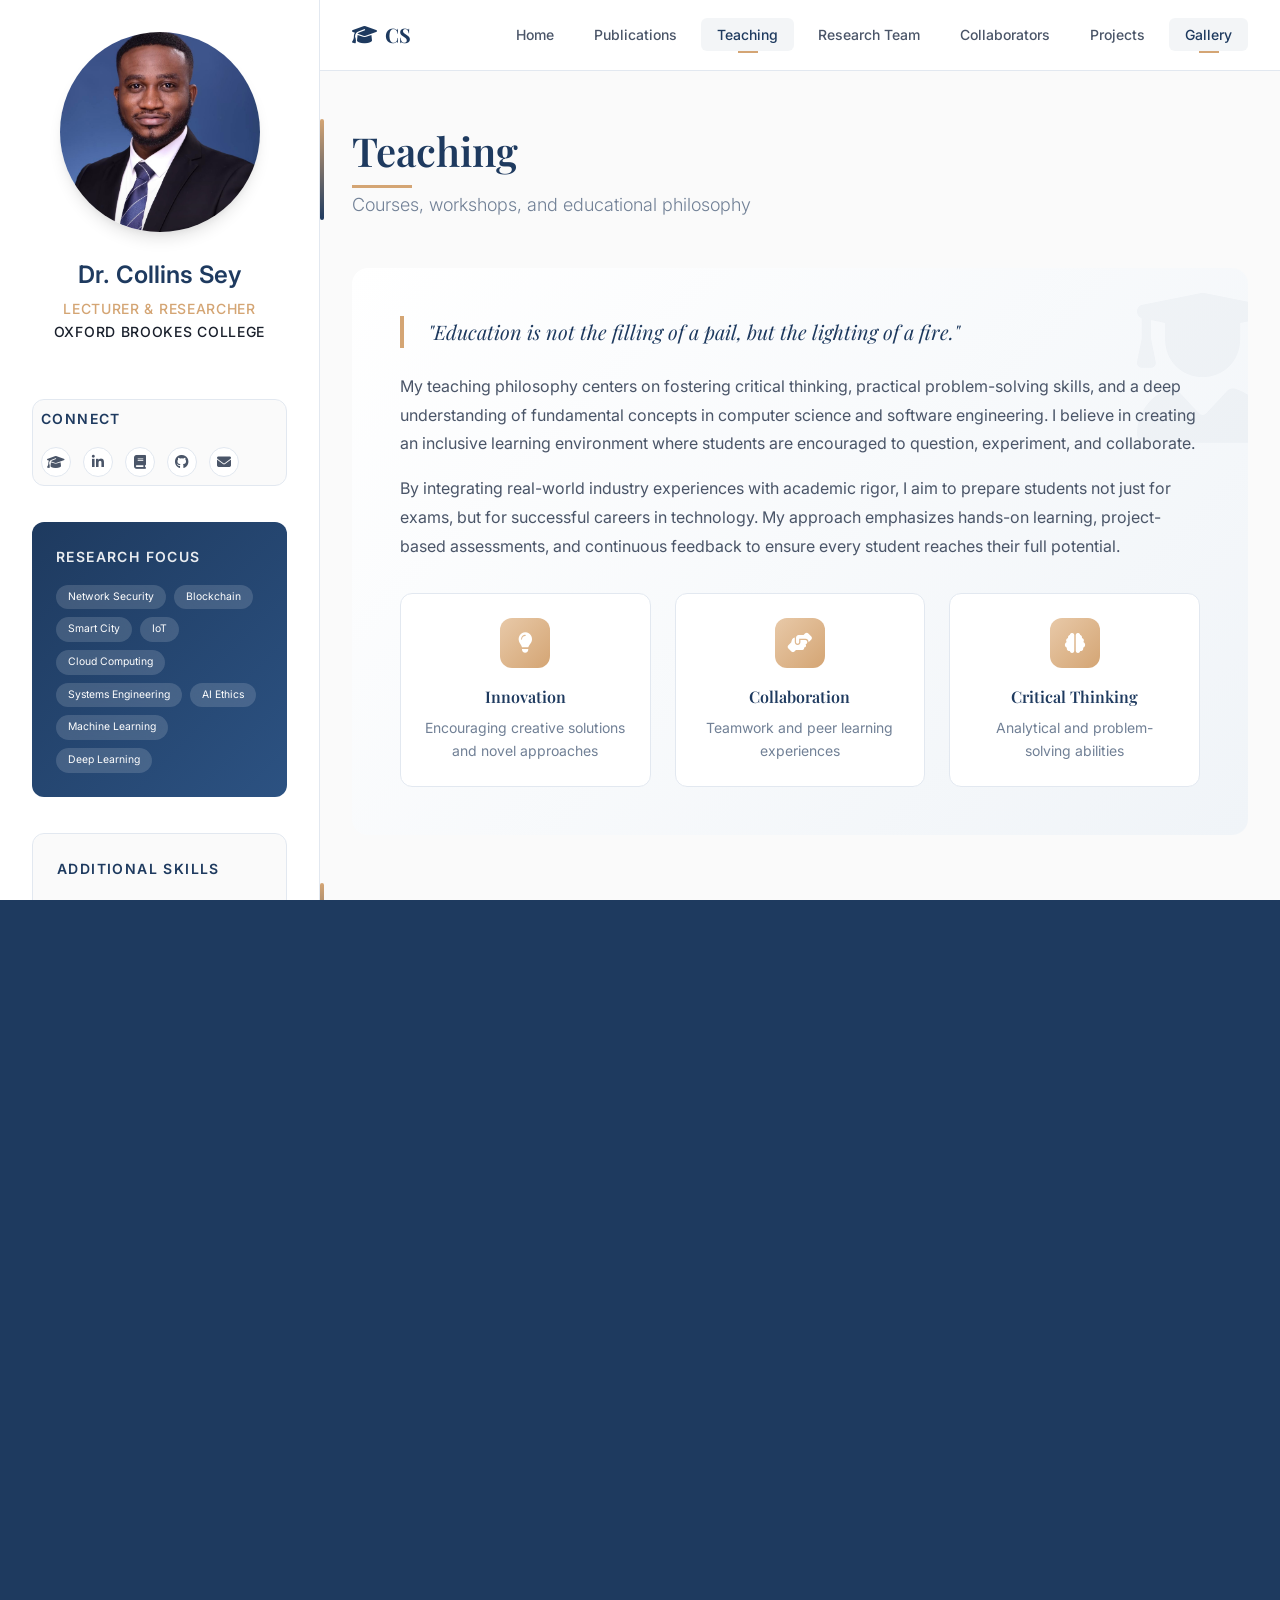
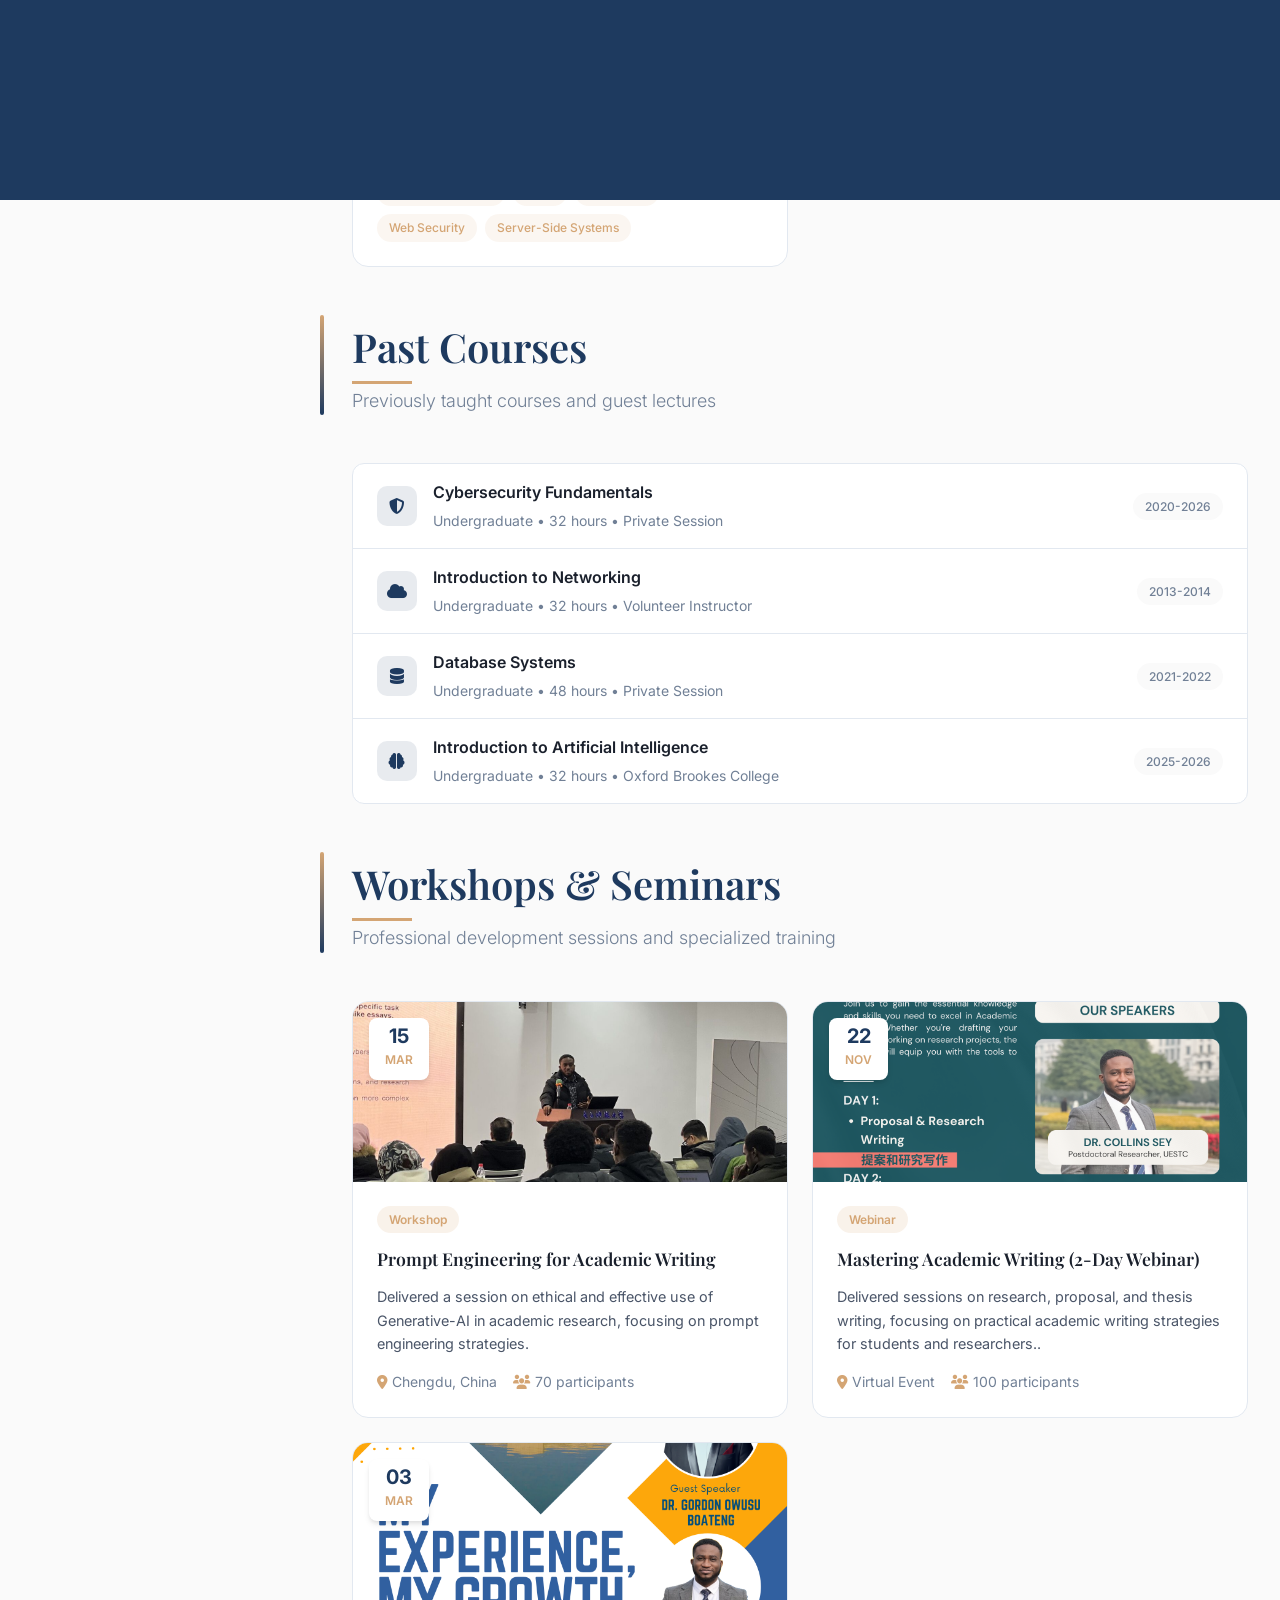
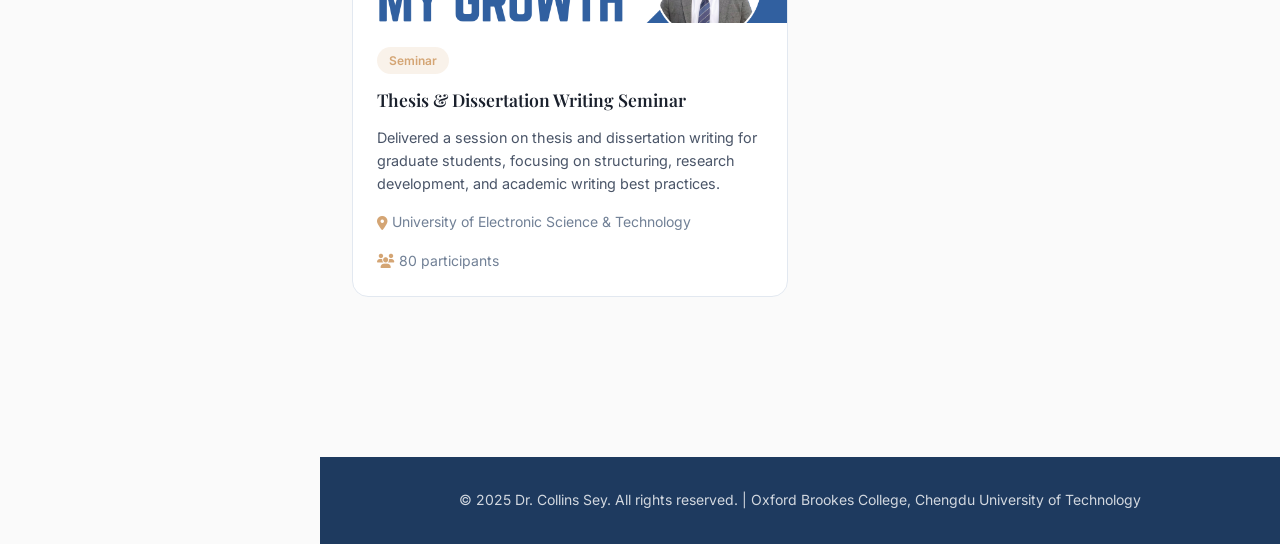
<file: teaching.html>
<!DOCTYPE html>
<html lang="en">
<head>
    <meta charset="UTF-8">
    <meta name="viewport" content="width=device-width, initial-scale=1.0">
    <title>Teaching | Dr. Collins Sey</title>
    <link rel="icon" type="image/png" href="img/favicon.png">
    <link rel="preconnect" href="https://fonts.googleapis.com">
    <link rel="preconnect" href="https://fonts.gstatic.com" crossorigin>
    <link href="https://fonts.googleapis.com/css2?family=Inter:wght@300;400;500;600;700&family=Playfair+Display:wght@400;500;600;700&display=swap" rel="stylesheet">
    <link rel="stylesheet" href="https://cdnjs.cloudflare.com/ajax/libs/font-awesome/6.4.0/css/all.min.css">
	<link rel="stylesheet" href="css/style.css">
    <style>
        :root {
            --primary: #1e3a5f;
            --primary-light: #2c5282;
            --accent: #d4a574;
            --accent-light: #e8c9a8;
            --bg-primary: #fafafa;
            --bg-secondary: #ffffff;
            --text-primary: #1a202c;
            --text-secondary: #4a5568;
            --text-muted: #718096;
            --border: #e2e8f0;
            --shadow-sm: 0 1px 2px 0 rgba(0, 0, 0, 0.05);
            --shadow-md: 0 4px 6px -1px rgba(0, 0, 0, 0.1), 0 2px 4px -1px rgba(0, 0, 0, 0.06);
            --shadow-lg: 0 10px 15px -3px rgba(0, 0, 0, 0.1), 0 4px 6px -2px rgba(0, 0, 0, 0.05);
            --transition: all 0.3s cubic-bezier(0.4, 0, 0.2, 1);
        }

        * {
            margin: 0;
            padding: 0;
            box-sizing: border-box;
        }

        html {
            scroll-behavior: smooth;
        }

        body {
            font-family: 'Inter', sans-serif;
            background-color: var(--bg-primary);
            color: var(--text-primary);
            line-height: 1.6;
            overflow-x: hidden;
        }

        h1, h2, h3, h4 {
            font-family: 'Playfair Display', serif;
            font-weight: 600;
        }

        /* Progress Bar */
        .progress-container {
            position: fixed;
            top: 0;
            left: 0;
            width: 100%;
            height: 3px;
            background: transparent;
            z-index: 1001;
        }

        .progress-bar {
            height: 100%;
            background: linear-gradient(90deg, var(--primary) 0%, var(--accent) 100%);
            width: 0%;
            transition: width 0.1s ease-out;
        }

        /* Layout */
        .app-container {
            display: flex;
            min-height: 100vh;
        }

        /* Sidebar */
        .sidebar {
            position: fixed;
            left: 0;
            top: 0;
            width: 320px;
            height: 100vh;
            background: var(--bg-secondary);
            border-right: 1px solid var(--border);
            padding: 2rem;
            display: flex;
            flex-direction: column;
            z-index: 100;
            overflow-y: auto;
            transition: var(--transition);
        }

        .sidebar-profile {
            text-align: center;
            margin-bottom: 2rem;
        }

        .profile-photo-container {
            position: relative;
            width: 200px;
            height: 200px;
            margin: 0 auto 1.5rem;
            border-radius: 50%;
            overflow: hidden;
            box-shadow: var(--shadow-lg);
            animation: pulse-glow 3s ease-in-out infinite;
        }

        @keyframes pulse-glow {
            0%, 100% { box-shadow: 0 10px 30px rgba(30, 58, 95, 0.2); }
            50% { box-shadow: 0 15px 40px rgba(30, 58, 95, 0.35); }
        }

        .profile-photo {
            width: 100%;
            height: 100%;
            object-fit: cover;
            transition: var(--transition);
        }

        .profile-photo-container:hover .profile-photo {
            transform: scale(1.05);
        }

        .sidebar-name {
            font-size: 1.5rem;
            color: var(--primary);
            margin-bottom: 0.25rem;
            animation: fade-in-up 0.8s ease-out;
            font-family: 'Inter', sans-serif;
        }

        .sidebar-title {
            font-size: 0.875rem;
            color: var(--accent);
            font-weight: 500;
            letter-spacing: 0.05em;
            text-transform: uppercase;
            animation: fade-in-up 0.8s ease-out 0.1s both;
        }

        .sidebar-title-sub {
            font-size: 0.875rem;
            font-weight: 500;
            letter-spacing: 0.05em;
            text-transform: uppercase;
            animation: fade-in-up 0.8s ease-out 0.1s both;
        }

        .research-focus {
            margin: 0.8rem 0;
            padding: 1.5rem;
            background: linear-gradient(135deg, var(--primary) 0%, var(--primary-light) 100%);
            border-radius: 12px;
            color: white;
            animation: fade-in-up 0.8s ease-out 0.2s both;
        }

        .research-focus h3 {
            font-size: 0.875rem;
            text-transform: uppercase;
            letter-spacing: 0.1em;
            margin-bottom: 1rem;
            opacity: 0.9;
            font-family: 'Inter', sans-serif;
        }

        .research-tags {
            display: flex;
            flex-wrap: wrap;
            gap: 0.5rem;
        }

        .research-tag {
            background: rgba(255, 255, 255, 0.15);
            padding: 0.25rem 0.75rem;
            border-radius: 20px;
            font-size: 0.65rem;
            backdrop-filter: blur(10px);
            transition: var(--transition);
        }

        .research-tag:hover {
            background: rgba(255, 255, 255, 0.25);
            transform: translateY(-2px);
        }

        /* Additional Expertise Section */
        .additional-expertise {
            margin: 1.5rem 0;
            padding: 1.5rem;
            background: var(--bg-primary);
            border-radius: 12px;
            border: 1px solid var(--border);
            animation: fade-in-up 0.8s ease-out 0.25s both;
        }

        .additional-expertise h3 {
            font-size: 0.875rem;
            text-transform: uppercase;
            letter-spacing: 0.1em;
            color: var(--primary);
            margin-bottom: 1rem;
            font-family: 'Inter', sans-serif;
            font-weight: 600;
        }

        .expertise-list {
            list-style: none;
        }

        .expertise-item {
            display: flex;
            align-items: flex-start;
            gap: 0.75rem;
            margin-bottom: 0.75rem;
            font-size: 0.775rem;
            color: var(--text-secondary);
            transition: var(--transition);
        }

        .expertise-item:hover {
            color: var(--primary);
            transform: translateX(5px);
        }

        .expertise-item i {
            color: var(--accent);
            margin-top: 0.25rem;
            font-size: 0.5rem;
        }

        .expertise-item:last-child {
            margin-bottom: 0;
        }

        /* Sidebar Social Links */
        .sidebar-social {
            margin: 1.5rem 0;
            padding: 0.5rem;
            background: var(--bg-primary);
            border-radius: 12px;
            border: 1px solid var(--border);
            animation: fade-in-up 0.8s ease-out 0.35s both;
        }

        .sidebar-social h3 {
            font-size: 0.875rem;
            text-transform: uppercase;
            letter-spacing: 0.1em;
            color: var(--primary);
            margin-bottom: 1rem;
            font-family: 'Inter', sans-serif;
            font-weight: 600;
        }

        .sidebar-social-links {
            display: flex;
            gap: 0.75rem;
            flex-wrap: wrap;
        }

        .sidebar-social-link {
            width: 30px;
            height: 30px;
            border-radius: 50%;
            background: var(--bg-secondary);
            border: 1px solid var(--border);
            display: flex;
            align-items: center;
            justify-content: center;
            color: var(--text-secondary);
            text-decoration: none;
            transition: var(--transition);
            font-size: 0.875rem;
        }

        .sidebar-social-link:hover {
            background: var(--primary);
            border-color: var(--primary);
            color: white;
            transform: translateY(-3px);
            box-shadow: var(--shadow-md);
        }

        .sidebar-contact {
            margin-top: auto;
            padding-top: 1.18rem;
            border-top: 1px solid var(--border);
            animation: fade-in-up 0.8s ease-out 0.4s both;
        }

        .sidebar-contact h4 {
            font-size: 0.975rem;
            color: var(--text-secondary);
            margin-bottom: 1rem;
            font-family: 'Inter', sans-serif;
            font-weight: 500;
        }

        .contact-item {
            display: flex;
            align-items: center;
            gap: 0.75rem;
            margin-bottom: 0.75rem;
            font-size: 0.775rem;
            color: var(--text-secondary);
            transition: var(--transition);
        }

        .contact-item:hover {
            color: var(--primary);
            transform: translateX(5px);
        }

        .contact-item i {
            width: 20px;
            color: var(--accent);
        }

        /* Mobile Sidebar Toggle */
        .sidebar-toggle {
            display: none;
            position: fixed;
            top: 1rem;
            left: 1rem;
            z-index: 101;
            background: var(--bg-secondary);
            border: 1px solid var(--border);
            padding: 0.75rem;
            border-radius: 8px;
            cursor: pointer;
            box-shadow: var(--shadow-md);
            transition: var(--transition);
        }

        .sidebar-toggle:hover {
            background: var(--primary);
            color: white;
        }

        /* Main Content */
        .main-content {
            margin-left: 320px;
            flex: 1;
            min-height: 100vh;
        }

        /* Navigation */
        .top-nav {
            position: sticky;
            top: 0;
            background: rgba(255, 255, 255, 0.95);
            backdrop-filter: blur(10px);
            border-bottom: 1px solid var(--border);
            padding: 0 2rem;
            z-index: 99;
            transition: var(--transition);
        }

        .nav-container {
            max-width: 1200px;
            margin: 0 auto;
            display: flex;
            justify-content: space-between;
            align-items: center;
            height: 70px;
        }

        .nav-logo {
            font-family: 'Playfair Display', serif;
            font-size: 1.25rem;
            font-weight: 700;
            color: var(--primary);
            text-decoration: none;
            display: flex;
            align-items: center;
            gap: 0.5rem;
        }

        .nav-links {
            display: flex;
            list-style: none;
            gap: 0.5rem;
        }

        .nav-link {
            text-decoration: none;
            color: var(--text-secondary);
            font-size: 0.875rem;
            font-weight: 500;
            padding: 0.5rem 1rem;
            border-radius: 6px;
            transition: var(--transition);
            position: relative;
        }

        .nav-link:hover,
        .nav-link.active {
            color: var(--primary);
            background: rgba(30, 58, 95, 0.05);
        }

        .nav-link::after {
            content: '';
            position: absolute;
            bottom: -2px;
            left: 50%;
            transform: translateX(-50%);
            width: 0;
            height: 2px;
            background: var(--accent);
            transition: var(--transition);
        }

        .nav-link:hover::after,
        .nav-link.active::after {
            width: 20px;
        }

        /* Mobile Navigation */
        .mobile-nav-toggle {
            display: none;
            background: none;
            border: none;
            font-size: 1.5rem;
            color: var(--primary);
            cursor: pointer;
            padding: 0.5rem;
            z-index: 1000;
            transition: var(--transition);
        }

        .mobile-nav {
            display: none;
            position: fixed;
            top: 70px;
            left: 0;
            right: 0;
            background: var(--bg-secondary);
            border-bottom: 1px solid var(--border);
            box-shadow: var(--shadow-lg);
            z-index: 98;
            max-height: 0;
            overflow: hidden;
            transition: max-height 0.3s ease-out;
        }

        .mobile-nav.active {
            max-height: 500px;
        }

        .mobile-nav-links {
            list-style: none;
            padding: 1rem;
        }

        .mobile-nav-link {
            display: block;
            padding: 1rem;
            color: var(--text-secondary);
            text-decoration: none;
            font-weight: 500;
            border-radius: 8px;
            transition: var(--transition);
            border-bottom: 1px solid var(--border);
        }

        .mobile-nav-link:hover,
        .mobile-nav-link.active {
            background: rgba(30, 58, 95, 0.05);
            color: var(--primary);
            padding-left: 1.5rem;
        }

        .mobile-nav-link i {
            margin-right: 0.75rem;
            width: 20px;
            color: var(--accent);
        }

        /* Page Content */
        .page-section {
            max-width: 1000px;
            margin: 0 auto;
            padding: 3rem 2rem;
            opacity: 0;
            transform: translateY(20px);
            animation: fade-in-up 0.6s ease-out forwards;
        }

        @keyframes fade-in-up {
            to {
                opacity: 1;
                transform: translateY(0);
            }
        }

        .section-header {
            margin-bottom: 3rem;
            position: relative;
        }

        .section-header::before {
            content: '';
            position: absolute;
            left: -2rem;
            top: 0;
            width: 4px;
            height: 100%;
            background: linear-gradient(180deg, var(--accent) 0%, var(--primary) 100%);
            border-radius: 2px;
        }

        .section-title {
            font-size: 2.5rem;
            color: var(--primary);
            margin-bottom: 0.5rem;
            position: relative;
            display: inline-block;
        }

        .section-title::after {
            content: '';
            position: absolute;
            bottom: -5px;
            left: 0;
            width: 60px;
            height: 3px;
            background: var(--accent);
            animation: expand-width 1s ease-out 0.5s both;
        }

        @keyframes expand-width {
            from { width: 0; }
            to { width: 60px; }
        }

        .section-subtitle {
            color: var(--text-muted);
            font-size: 1.125rem;
            font-weight: 300;
        }

        /* Teaching Philosophy Section */
        .philosophy-section {
            background: linear-gradient(135deg, var(--bg-secondary) 0%, #f0f4f8 100%);
            padding: 3rem;
            border-radius: 16px;
            margin-bottom: 3rem;
            position: relative;
            overflow: hidden;
        }

        .philosophy-section::before {
            content: '\f501';
            font-family: 'Font Awesome 6 Free';
            font-weight: 900;
            position: absolute;
            top: -20px;
            right: -20px;
            font-size: 150px;
            opacity: 0.03;
            color: var(--primary);
        }

        .philosophy-content {
            position: relative;
            z-index: 1;
        }

        .philosophy-quote {
            font-size: 1.25rem;
            color: var(--primary);
            font-style: italic;
            margin-bottom: 1.5rem;
            padding-left: 1.5rem;
            border-left: 4px solid var(--accent);
            font-family: 'Playfair Display', serif;
        }

        .philosophy-text {
            color: var(--text-secondary);
            line-height: 1.8;
            margin-bottom: 1rem;
        }

        .philosophy-values {
            display: grid;
            grid-template-columns: repeat(auto-fit, minmax(200px, 1fr));
            gap: 1.5rem;
            margin-top: 2rem;
        }

        .value-card {
            background: var(--bg-secondary);
            padding: 1.5rem;
            border-radius: 12px;
            border: 1px solid var(--border);
            text-align: center;
            transition: var(--transition);
        }

        .value-card:hover {
            transform: translateY(-5px);
            box-shadow: var(--shadow-md);
        }

        .value-icon {
            width: 50px;
            height: 50px;
            background: linear-gradient(135deg, var(--accent-light) 0%, var(--accent) 100%);
            border-radius: 12px;
            display: flex;
            align-items: center;
            justify-content: center;
            margin: 0 auto 1rem;
            color: white;
            font-size: 1.25rem;
        }

        .value-title {
            font-size: 1rem;
            color: var(--primary);
            margin-bottom: 0.5rem;
            font-weight: 600;
        }

        .value-desc {
            font-size: 0.875rem;
            color: var(--text-muted);
        }

        /* Current Courses Section */
        .current-courses {
            margin-bottom: 3rem;
        }

        .course-grid {
            display: grid;
            grid-template-columns: repeat(auto-fit, minmax(300px, 1fr));
            gap: 1.5rem;
            margin-top: 2rem;
        }

        .course-card {
            background: var(--bg-secondary);
            border-radius: 16px;
            border: 1px solid var(--border);
            overflow: hidden;
            transition: var(--transition);
            opacity: 0;
            transform: translateY(20px);
            animation: fade-in-up 0.5s ease-out forwards;
        }

        .course-card:nth-child(1) { animation-delay: 0.1s; }
        .course-card:nth-child(2) { animation-delay: 0.2s; }
        .course-card:nth-child(3) { animation-delay: 0.3s; }
        .course-card:nth-child(4) { animation-delay: 0.4s; }

        .course-card:hover {
            border-color: var(--accent-light);
            box-shadow: var(--shadow-lg);
            transform: translateY(-5px);
        }

        .course-header {
            background: linear-gradient(135deg, var(--primary) 0%, var(--primary-light) 100%);
            color: white;
            padding: 1.5rem;
            position: relative;
        }

        .course-code {
            font-size: 0.75rem;
            text-transform: uppercase;
            letter-spacing: 0.1em;
            opacity: 0.9;
            margin-bottom: 0.5rem;
        }

        .course-title {
            font-size: 1.15rem;
            font-weight: 600;
            margin-bottom: 0.5rem;
        }

        .course-meta {
            display: flex;
            gap: 1rem;
            font-size: 0.875rem;
            opacity: 0.9;
        }

        .course-meta span {
            display: flex;
            align-items: center;
            gap: 0.25rem;
        }

        .course-body {
            padding: 1.5rem;
        }

        .course-description {
            color: var(--text-secondary);
            font-size: 0.925rem;
            line-height: 1.6;
            margin-bottom: 1rem;
        }

        .course-topics {
            display: flex;
            flex-wrap: wrap;
            gap: 0.5rem;
        }

        .course-topic {
            background: rgba(212, 165, 116, 0.1);
            color: var(--accent);
            padding: 0.25rem 0.75rem;
            border-radius: 20px;
            font-size: 0.75rem;
            font-weight: 500;
        }

        /* Past Courses Section */
        .past-courses {
            margin-bottom: 3rem;
        }

        .past-course-list {
            background: var(--bg-secondary);
            border-radius: 12px;
            border: 1px solid var(--border);
            overflow: hidden;
        }

        .past-course-item {
            display: flex;
            align-items: center;
            padding: 1rem 1.5rem;
            border-bottom: 1px solid var(--border);
            transition: var(--transition);
        }

        .past-course-item:last-child {
            border-bottom: none;
        }

        .past-course-item:hover {
            background: var(--bg-primary);
            padding-left: 2rem;
        }

        .past-course-icon {
            width: 40px;
            height: 40px;
            background: rgba(30, 58, 95, 0.1);
            border-radius: 10px;
            display: flex;
            align-items: center;
            justify-content: center;
            margin-right: 1rem;
            color: var(--primary);
        }

        .past-course-info {
            flex: 1;
        }

        .past-course-title {
            font-weight: 600;
            color: var(--text-primary);
            margin-bottom: 0.25rem;
        }

        .past-course-details {
            font-size: 0.875rem;
            color: var(--text-muted);
        }

        .past-course-year {
            background: var(--bg-primary);
            padding: 0.25rem 0.75rem;
            border-radius: 20px;
            font-size: 0.75rem;
            color: var(--text-muted);
            font-weight: 500;
        }

        /* Workshops & Seminars Section */
        .workshops-section {
            margin-bottom: 3rem;
        }

        .workshop-grid {
            display: grid;
            grid-template-columns: repeat(auto-fit, minmax(350px, 1fr));
            gap: 1.5rem;
            margin-top: 2rem;
        }

        .workshop-card {
            background: var(--bg-secondary);
            border-radius: 16px;
            border: 1px solid var(--border);
            overflow: hidden;
            display: flex;
            flex-direction: column;
            transition: var(--transition);
            opacity: 0;
            transform: translateY(20px);
            animation: fade-in-up 0.5s ease-out forwards;
        }

        .workshop-card:nth-child(1) { animation-delay: 0.1s; }
        .workshop-card:nth-child(2) { animation-delay: 0.2s; }
        .workshop-card:nth-child(3) { animation-delay: 0.3s; }

        .workshop-card:hover {
            border-color: var(--accent-light);
            box-shadow: var(--shadow-lg);
            transform: translateY(-5px);
        }

        .workshop-image {
            width: 100%;
            height: 180px;
            object-fit: cover;
            background: linear-gradient(135deg, var(--primary) 0%, var(--primary-light) 100%);
            position: relative;
        }

        .workshop-image img {
            width: 100%;
            height: 100%;
            object-fit: cover;
        }

        .workshop-image-placeholder {
            width: 100%;
            height: 100%;
            display: flex;
            align-items: center;
            justify-content: center;
            color: white;
            font-size: 3rem;
        }

        .workshop-date-badge {
            position: absolute;
            top: 1rem;
            left: 1rem;
            background: white;
            padding: 0.5rem 1rem;
            border-radius: 8px;
            text-align: center;
            box-shadow: var(--shadow-md);
        }

        .workshop-date-day {
            font-size: 1.25rem;
            font-weight: 700;
            color: var(--primary);
            display: block;
            line-height: 1;
        }

        .workshop-date-month {
            font-size: 0.75rem;
            color: var(--accent);
            text-transform: uppercase;
            font-weight: 600;
        }

        .workshop-body {
            padding: 1.5rem;
            flex: 1;
            display: flex;
            flex-direction: column;
        }

        .workshop-type {
            display: inline-block;
            padding: 0.25rem 0.75rem;
            background: rgba(212, 165, 116, 0.15);
            color: var(--accent);
            border-radius: 20px;
            font-size: 0.75rem;
            font-weight: 600;
            margin-bottom: 0.75rem;
            align-self: flex-start;
        }

        .workshop-title {
            font-size: 1.1rem;
            color: var(--text-primary);
            margin-bottom: 0.75rem;
            font-weight: 600;
        }

        .workshop-description {
            color: var(--text-secondary);
            font-size: 0.9rem;
            line-height: 1.6;
            margin-bottom: 1rem;
            flex: 1;
        }

        .workshop-meta {
            display: flex;
            gap: 1rem;
            font-size: 0.875rem;
            color: var(--text-muted);
            flex-wrap: wrap;
        }

        .workshop-meta span {
            display: flex;
            align-items: center;
            gap: 0.25rem;
        }

        .workshop-meta i {
            color: var(--accent);
        }

        /* Footer */
        .footer {
            background: var(--primary);
            color: white;
            padding: 2rem;
            text-align: center;
            margin-top: 4rem;
        }

        .footer-content {
            max-width: 1000px;
            margin: 0 auto;
        }

        .footer-text {
            opacity: 0.8;
            font-size: 0.875rem;
        }

        /* Responsive */
        @media (max-width: 1024px) {
            .sidebar {
                transform: translateX(-100%);
            }

            .sidebar.active {
                transform: translateX(0);
            }

            .sidebar-toggle {
                display: block;
            }

            .main-content {
                margin-left: 0;
            }
        }

        @media (max-width: 768px) {
            .nav-links {
                display: none;
            }

            .mobile-nav-toggle {
                display: block;
            }

            .mobile-nav {
                display: block;
            }

            .section-title {
                font-size: 1.75rem;
            }

            .philosophy-section {
                padding: 2rem;
            }

            .philosophy-values {
                grid-template-columns: 1fr;
            }

            .course-grid,
            .workshop-grid {
                grid-template-columns: 1fr;
            }

            .workshop-card {
                flex-direction: column;
            }
        }

        /* Page Transition */
        .page-transition {
            position: fixed;
            top: 0;
            left: 0;
            width: 100%;
            height: 100%;
            background: var(--primary);
            z-index: 10000;
            transform: translateY(100%);
            transition: transform 0.5s cubic-bezier(0.4, 0, 0.2, 1);
            pointer-events: none;
        }

        .page-transition.active {
            transform: translateY(0);
        }

        /* Focus styles */
        a:focus-visible,
        button:focus-visible {
            outline: 2px solid var(--accent);
            outline-offset: 2px;
        }
    </style>
</head>
<body>
    <!-- Progress Bar -->
    <div class="progress-container" role="progressbar" aria-label="Page scroll progress">
        <div class="progress-bar" id="progressBar"></div>
    </div>

    <!-- Page Transition Overlay -->
    <div class="page-transition" id="pageTransition"></div>

    <!-- Mobile Sidebar Toggle -->
    <button class="sidebar-toggle" id="sidebarToggle" aria-label="Toggle sidebar">
        <i class="fas fa-user"></i>
    </button>

    <div class="app-container">
        <!-- Sidebar -->
        <aside class="sidebar" id="sidebar" role="complementary" aria-label="Profile sidebar">
            <div class="sidebar-profile">
                <div class="profile-photo-container">
                    <img src="img/Collins Sey_CL.jpg" 
                         alt="Dr. Collins Sey - Profile Photo" 
                         class="profile-photo">
                </div>
                <h2 class="sidebar-name">Dr. Collins Sey</h2>
                <p class="sidebar-title">Lecturer & Researcher</p>
                <p class="sidebar-title-sub">Oxford Brookes College</p>
            </div>
            
            <!-- Sidebar Social Links -->
            <div class="sidebar-social">
                <h3>Connect</h3>
                <div class="sidebar-social-links">
                    <a href="https://scholar.google.com/citations?user=-U8jzsAAAAAJ&hl=en" class="sidebar-social-link" aria-label="Google Scholar" target="_blank">
                        <i class="fas fa-graduation-cap"></i>
                    </a>
                    <a href="https://linkedin.com/in/collins-sey-a9304982" class="sidebar-social-link" aria-label="LinkedIn" target="_blank">
                        <i class="fab fa-linkedin-in"></i>
                    </a>
                    <a href="https://www.researchgate.net/profile/Collins-Sey?ev=hdr_xprf" class="sidebar-social-link" aria-label="ResearchGate" target="_blank">
                        <i class="fas fa-book"></i>
                    </a>
                    <a href="https://clinsey.github.io/" class="sidebar-social-link" aria-label="GitHub" target="_blank">
                        <i class="fab fa-github"></i>
                    </a>
                    <a href="mailto:collins.sey@zy.cdut.edu.cn" class="sidebar-social-link" aria-label="Email" target="_blank">
                        <i class="fas fa-envelope"></i>
                    </a>
                </div>
            </div>

            <div class="research-focus">
                <h3>Research Focus</h3>
                <div class="research-tags">
                    <span class="research-tag">Network Security</span>
                    <span class="research-tag">Blockchain</span>
                    <span class="research-tag">Smart City</span>
                    <span class="research-tag">IoT</span>
                    <span class="research-tag">Cloud Computing</span>
                    <span class="research-tag">Systems Engineering</span>
                    <span class="research-tag">AI Ethics</span>
                    <span class="research-tag">Machine Learning</span>
                    <span class="research-tag">Deep Learning</span>
                </div>
            </div>

            <!-- Additional Expertise Section -->
            <div class="additional-expertise">
                <h3>Additional Skills</h3>
                <ul class="expertise-list">
                    <li class="expertise-item">
                        <i class="fas fa-circle"></i>
                        <span>Research Methods</span>
                    </li>
                    <li class="expertise-item">
                        <i class="fas fa-circle"></i>
                        <span>Student Mentorship and Academic Guidance</span>
                    </li>
                    <li class="expertise-item">
                        <i class="fas fa-circle"></i>
                        <span>Curriculum Development</span>
                    </li>
                    <li class="expertise-item">
                        <i class="fas fa-circle"></i>
                        <span>Training and Professional Development</span>
                    </li>
                    <li class="expertise-item">
                        <i class="fas fa-circle"></i>
                        <span>Project Coordination</span>
                    </li>
                </ul>
            </div>

            <div class="sidebar-contact">
                <h4>Contact Information</h4>
                <div class="contact-item">
                    <i class="fas fa-university"></i>
                    <span>Chengdu University of Technology</span>
                </div>
                <div class="contact-item">
                    <i class="fas fa-building"></i>
                    <span>Dept. of Computer Sci & Software Eng</span>
                </div>
                <div class="contact-item">
                    <i class="fas fa-map-marker-alt"></i>
                    <span>Building 8, Room 8204</span>
                </div>
            </div>
        </aside>

        <!-- Main Content -->
        <main class="main-content">
            <!-- Top Navigation -->
            <nav class="top-nav" role="navigation" aria-label="Main navigation">
                <div class="nav-container">
                    <a href="index.html" class="nav-logo">
                        <i class="fas fa-graduation-cap"></i>
                        <span>CS</span>
                    </a>
                    
                    <!-- Desktop Navigation -->
                    <ul class="nav-links" role="menubar">
                        <li role="none"><a href="index.html" class="nav-link" role="menuitem">Home</a></li>
                        <li role="none"><a href="publications.html" class="nav-link" role="menuitem">Publications</a></li>
                        <li role="none"><a href="teaching.html" class="nav-link active" role="menuitem">Teaching</a></li>
                        <li role="none"><a href="research-team.html" class="nav-link" role="menuitem">Research Team</a></li>
                        <li role="none"><a href="collaborators.html" class="nav-link" role="menuitem">Collaborators</a></li>
                        <li role="none"><a href="projects.html" class="nav-link" role="menuitem">Projects</a></li>
                        <li role="none"><a href="gallery.html" class="nav-link active" role="menuitem">Gallery</a></li>
                        <!--<li role="none"><a href="contact.html" class="nav-link" role="menuitem">Contact</a></li>-->
                    </ul>

                    <!-- Mobile Navigation Toggle -->
                    <button class="mobile-nav-toggle" id="mobileNavToggle" aria-label="Toggle mobile navigation" aria-expanded="false">
                        <i class="fas fa-bars" id="mobileNavIcon"></i>
                    </button>
                </div>
            </nav>

            <!-- Mobile Navigation Menu -->
            <nav class="mobile-nav" id="mobileNav" role="navigation" aria-label="Mobile navigation">
                <ul class="mobile-nav-links">
                    <li><a href="index.html" class="mobile-nav-link"><i class="fas fa-home"></i> Home</a></li>
                    <li><a href="publications.html" class="mobile-nav-link"><i class="fas fa-book"></i> Publications</a></li>
                    <li><a href="teaching.html" class="mobile-nav-link active"><i class="fas fa-chalkboard-teacher"></i> Teaching</a></li>
                    <li><a href="research-team.html" class="mobile-nav-link"><i class="fas fa-users"></i> Research Team</a></li>
                    <li><a href="collaborators.html" class="mobile-nav-link"><i class="fas fa-handshake"></i> Collaborators</a></li>
                    <li><a href="projects.html" class="mobile-nav-link"><i class="fas fa-project-diagram"></i> Projects</a></li>
                    <li><a href="gallery.html" class="mobile-nav-link active"><i class="fas fa-images"></i> Gallery</a></li>
                    <!--<li><a href="contact.html" class="mobile-nav-link"><i class="fas fa-envelope"></i> Contact</a></li>-->
                </ul>
            </nav>

            <!-- Teaching Section -->
            <section class="page-section" id="teaching" aria-label="Teaching section">
                <div class="section-header">
                    <h1 class="section-title">Teaching</h1>
                    <p class="section-subtitle">Courses, workshops, and educational philosophy</p>
                </div>

                <!-- Teaching Philosophy -->
                <div class="philosophy-section">
                    <div class="philosophy-content">
                        <p class="philosophy-quote">"Education is not the filling of a pail, but the lighting of a fire."</p>
                        <p class="philosophy-text">
                            My teaching philosophy centers on fostering critical thinking, practical problem-solving skills, and 
                            a deep understanding of fundamental concepts in computer science and software engineering. I believe 
                            in creating an inclusive learning environment where students are encouraged to question, experiment, 
                            and collaborate.
                        </p>
                        <p class="philosophy-text">
                            By integrating real-world industry experiences with academic rigor, I aim to prepare students not 
                            just for exams, but for successful careers in technology. My approach emphasizes hands-on learning, 
                            project-based assessments, and continuous feedback to ensure every student reaches their full potential.
                        </p>
                        
                        <div class="philosophy-values">
                            <div class="value-card">
                                <div class="value-icon">
                                    <i class="fas fa-lightbulb"></i>
                                </div>
                                <h4 class="value-title">Innovation</h4>
                                <p class="value-desc">Encouraging creative solutions and novel approaches</p>
                            </div>
                            <div class="value-card">
                                <div class="value-icon">
                                    <i class="fas fa-hands-helping"></i>
                                </div>
                                <h4 class="value-title">Collaboration</h4>
                                <p class="value-desc">Teamwork and peer learning experiences</p>
                            </div>
                            <!--<div class="value-card">
                                <div class="value-icon">
                                    <i class="fas fa-code"></i>
                                </div>
                                <h4 class="value-title">Practical Skills</h4>
                                <p class="value-desc">Industry-relevant hands-on training</p>
                            </div>-->
                            <div class="value-card">
                                <div class="value-icon">
                                    <i class="fas fa-brain"></i>
                                </div>
                                <h4 class="value-title">Critical Thinking</h4>
                                <p class="value-desc">Analytical and problem-solving abilities</p>
                            </div>
                        </div>
                    </div>
                </div>

                <!-- Current Courses -->
                <div class="current-courses">
                    <div class="section-header">
                        <h2 class="section-title">Current Courses</h2>
                        <p class="section-subtitle">Active courses for the current academic year</p>
                    </div>

                    <div class="course-grid">
                        <!-- Course 1 -->
                        <article class="course-card">
                            <div class="course-header">
                                <div class="course-code">CHC5226</div>
                                <h3 class="course-title">Foundation of Security</h3>
                                <div class="course-meta">
                                    <span><i class="fas fa-clock"></i> 36 hours</span>
                                    <span><i class="fas fa-user-graduate"></i> 250 students</span>
                                    <span><i class="fas fa-calendar"></i> Spring 2025</span>
                                </div>
                            </div>
                            <div class="course-body">
                                <p class="course-description">
                                    Covers core principles of computer and information security, covering threat models, 
                                    cryptographic foundations, and secure system design. Students apply security techniques to 
                                    analyze vulnerabilities, implement secure solutions, and evaluate real-world systems within 
                                    ethical and professional contexts.
                                </p>
                                <div class="course-topics">
                                    <span class="course-topic">Cryptography</span>
                                    <span class="course-topic">Network Security</span>
                                    <span class="course-topic">Secure Systems</span>
                                    <span class="course-topic">Vulnerability Analysis</span>
                                </div>
                            </div>
                        </article>

                        <!-- Course 2 -->
                        <article class="course-card">
                            <div class="course-header">
                                <div class="course-code">CHC4906</div>
                                <h3 class="course-title">Basic Communications and PC Networking</h3>
                                <div class="course-meta">
                                    <span><i class="fas fa-clock"></i> 36 hours</span>
                                    <span><i class="fas fa-user-graduate"></i> 250 students</span>
                                    <span><i class="fas fa-calendar"></i> Spring 2025</span>
                                </div>
                            </div>
                            <div class="course-body">
                                <p class="course-description">
                                    Introduces fundamental principles of computer networking, including layered architectures, protocols, 
                                    and IP addressing. Students design, configure, and test networks using routers and switches, with 
                                    hands-on experience in network simulation and analysis tools.
                                </p>
                                <div class="course-topics">
                                    <span class="course-topic">Networking Fundamentals</span>
                                    <span class="course-topic">TCP/IP</span>
                                    <span class="course-topic">IP Addressing</span>
                                    <span class="course-topic">Subnetting</span>
                                    <span class="course-topic">Network Configuration</span>
                                </div>
                            </div>
                        </article>

                        <!-- Course 3 -->
                        <article class="course-card">
                            <div class="course-header">
                                <div class="course-code">CHC5054</div>
                                <h3 class="course-title">Web Application Development</h3>
                                <div class="course-meta">
                                    <span><i class="fas fa-clock"></i> 36 hours</span>
                                    <span><i class="fas fa-user-graduate"></i> 250 students</span>
                                    <span><i class="fas fa-calendar"></i> Fall 2024</span>
                                </div>
                            </div>
                            <div class="course-body">
                                <p class="course-description">
                                    Covers the design and development of modern web applications, including front-end and server-side 
                                    technologies. Students build and deploy applications using HTML, CSS, JavaScript, Flask, and 
                                    databases, with emphasis on accessibility, security, and scalable web architecture..
                                </p>
                                <div class="course-topics">
                                    <span class="course-topic">Web Development</span>
                                    <span class="course-topic">Flask</span>
                                    <span class="course-topic">Databases</span>
                                    <span class="course-topic">Web Security</span>
                                    <span class="course-topic">Server-Side Systems</span>
                                </div>
                            </div>
                        </article>

                        <!-- Course 4 -->
                        <!--<article class="course-card">
                            <div class="course-header">
                                <div class="course-code">CS 502</div>
                                <h3 class="course-title">Machine Learning</h3>
                                <div class="course-meta">
                                    <span><i class="fas fa-clock"></i> 48 hours</span>
                                    <span><i class="fas fa-user-graduate"></i> 35 students</span>
                                    <span><i class="fas fa-calendar"></i> Fall 2024</span>
                                </div>
                            </div>
                            <div class="course-body">
                                <p class="course-description">
                                    Graduate-level course covering supervised and unsupervised learning, neural networks, 
                                    deep learning architectures, and ethical AI. Students implement algorithms from scratch 
                                    and apply them to real datasets.
                                </p>
                                <div class="course-topics">
                                    <span class="course-topic">Neural Networks</span>
                                    <span class="course-topic">Deep Learning</span>
                                    <span class="course-topic">NLP</span>
                                    <span class="course-topic">Computer Vision</span>
                                </div>
                            </div>
                        </article>-->
                    </div>
                </div>

                <!-- Past Courses -->
                <div class="past-courses">
                    <div class="section-header">
                        <h2 class="section-title">Past Courses</h2>
                        <p class="section-subtitle">Previously taught courses and guest lectures</p>
                    </div>

                    <div class="past-course-list">
                        <div class="past-course-item">
                            <div class="past-course-icon">
                                <i class="fas fa-shield-alt"></i>
                            </div>
                            <div class="past-course-info">
                                <div class="past-course-title">Cybersecurity Fundamentals</div>
                                <div class="past-course-details">Undergraduate • 32 hours • Private Session</div>
                            </div>
                            <span class="past-course-year">2020-2026</span>
                        </div>

                        <div class="past-course-item">
                            <div class="past-course-icon">
                                <i class="fas fa-cloud"></i>
                            </div>
                            <div class="past-course-info">
                                <div class="past-course-title">Introduction to Networking</div>
                                <div class="past-course-details">Undergraduate • 32 hours • Volunteer Instructor</div>
                            </div>
                            <span class="past-course-year">2013-2014</span>
                        </div>

                        

                        <div class="past-course-item">
                            <div class="past-course-icon">
                                <i class="fas fa-database"></i>
                            </div>
                            <div class="past-course-info">
                                <div class="past-course-title">Database Systems</div>
                                <div class="past-course-details">Undergraduate • 48 hours • Private Session</div>
                            </div>
                            <span class="past-course-year">2021-2022</span>
                        </div>

                        

                        <div class="past-course-item">
                            <div class="past-course-icon">
                                <i class="fas fa-brain"></i>
                            </div>
                            <div class="past-course-info">
                                <div class="past-course-title">Introduction to Artificial Intelligence</div>
                                <div class="past-course-details">Undergraduate • 32 hours • Oxford Brookes College</div>
                            </div>
                            <span class="past-course-year">2025-2026</span>
                        </div>
                    </div>
                </div>

                <!-- Workshops & Seminars -->
                <div class="workshops-section">
                    <div class="section-header">
                        <h2 class="section-title">Workshops & Seminars</h2>
                        <p class="section-subtitle">Professional development sessions and specialized training</p>
                    </div>

                    <div class="workshop-grid">
                        <!-- Workshop 1 - With Image -->
                        <article class="workshop-card">
                            <div class="workshop-image">
                                <img src="img/featured/prompt engineering2.jpg" 
                                     alt="Prompt engineering Workshop">
                                <div class="workshop-date-badge">
                                    <span class="workshop-date-day">15</span>
                                    <span class="workshop-date-month">Mar</span>
                                </div>
                            </div>
                            <div class="workshop-body">
                                <span class="workshop-type">Workshop</span>
                                <h3 class="workshop-title">Prompt Engineering for Academic Writing</h3>
                                <p class="workshop-description">
                                    Delivered a session on ethical and effective use of Generative-AI in academic research, focusing on prompt engineering strategies.
                                </p>
                                <div class="workshop-meta">
                                    <span><i class="fas fa-map-marker-alt"></i> Chengdu, China</span>
                                    <span><i class="fas fa-users"></i> 70 participants</span>
                                </div>
                            </div>
                        </article>

                        <!-- Workshop 2 - With Image -->
                        <article class="workshop-card">
                            <div class="workshop-image">
                                <img src="img/featured/nugs-2-day-webinar2.png" 
                                     alt="2-Day Webinar">
                                <div class="workshop-date-badge">
                                    <span class="workshop-date-day">22</span>
                                    <span class="workshop-date-month">Nov</span>
                                </div>
                            </div>
                            <div class="workshop-body">
                                <span class="workshop-type">Webinar</span>
                                <h3 class="workshop-title">Mastering Academic Writing (2-Day Webinar)</h3>
                                <p class="workshop-description">
                                    Delivered sessions on research, proposal, and thesis writing, focusing on practical academic 
                                    writing strategies for students and researchers..
                                </p>
                                <div class="workshop-meta">
                                    <span><i class="fas fa-map-marker-alt"></i> Virtual Event</span>
                                    <span><i class="fas fa-users"></i> 100 participants</span>
                                </div>
                            </div>
                        </article>

                        <!-- Workshop 3 - Without Image (Placeholder) -->
                        <!--<article class="workshop-card">
                            <div class="workshop-image">
                                <div class="workshop-image-placeholder">
                                    <i class="fas fa-robot"></i>
                                </div>
                                <div class="workshop-date-badge">
                                    <span class="workshop-date-day">08</span>
                                    <span class="workshop-date-month">Sep</span>
                                </div>
                            </div>
                            <div class="workshop-body">
                                <span class="workshop-type">Training</span>
                                <h3 class="workshop-title">AI & Machine Learning Bootcamp</h3>
                                <p class="workshop-description">
                                    Comprehensive 5-day bootcamp covering Python for data science, neural networks, and 
                                    practical ML deployment. Designed for industry professionals transitioning to AI roles.
                                </p>
                                <div class="workshop-meta">
                                    <span><i class="fas fa-map-marker-alt"></i> Oxford Brookes College</span>
                                    <span><i class="fas fa-users"></i> 45 participants</span>
                                </div>
                            </div>
                        </article>--->

                        <!-- Workshop 4 - Without Image (Placeholder) -->
                        <!--<article class="workshop-card">
                            <div class="workshop-image">
                                <div class="workshop-image-placeholder">
                                    <i class="fas fa-network-wired"></i>
                                </div>
                                <div class="workshop-date-badge">
                                    <span class="workshop-date-day">14</span>
                                    <span class="workshop-date-month">Jun</span>
                                </div>
                            </div>
                            <div class="workshop-body">
                                <span class="workshop-type">Workshop</span>
                                <h3 class="workshop-title">IoT Security Best Practices</h3>
                                <p class="workshop-description">
                                    Industry workshop focusing on securing IoT devices, edge computing security, and 
                                    building resilient smart city infrastructure against cyber threats.
                                </p>
                                <div class="workshop-meta">
                                    <span><i class="fas fa-map-marker-alt"></i> Shenzhen, China</span>
                                    <span><i class="fas fa-users"></i> 80 participants</span>
                                </div>
                            </div>
                        </article>-->

                        <!-- Workshop 5 - With Image -->
                        <article class="workshop-card">
                            <div class="workshop-image">
                                <img src="img/featured/Thesis_and_dissertation UESTC.png" 
                                     alt="Research Methods Workshop">
                                <div class="workshop-date-badge">
                                    <span class="workshop-date-day">03</span>
                                    <span class="workshop-date-month">Mar</span>
                                </div>
                            </div>
                            <div class="workshop-body">
                                <span class="workshop-type">Seminar</span>
                                <h3 class="workshop-title">Thesis & Dissertation Writing Seminar</h3>
                                <p class="workshop-description">
                                    Delivered a session on thesis and dissertation writing for graduate students, focusing on structuring, 
                                    research development, and academic writing best practices.
                                </p>
                                <div class="workshop-meta">
                                    <span><i class="fas fa-map-marker-alt"></i> University of Electronic Science & Technology</span>
                                    <span><i class="fas fa-users"></i> 80 participants</span>
                                </div>
                            </div>
                        </article>

                        <!-- Workshop 6 - Without Image (Placeholder) -->
                        <!--<article class="workshop-card">
                            <div class="workshop-image">
                                <div class="workshop-image-placeholder">
                                    <i class="fas fa-chalkboard-teacher"></i>
                                </div>
                                <div class="workshop-date-badge">
                                    <span class="workshop-date-day">20</span>
                                    <span class="workshop-date-month">Oct</span>
                                </div>
                            </div>
                            <div class="workshop-body">
                                <span class="workshop-type">Training</span>
                                <h3 class="workshop-title">Teaching Excellence in STEM</h3>
                                <p class="workshop-description">
                                    Faculty development program on modern pedagogical techniques, active learning strategies, 
                                    and integrating research into undergraduate teaching.
                                </p>
                                <div class="workshop-meta">
                                    <span><i class="fas fa-map-marker-alt"></i> Oxford Brookes College</span>
                                    <span><i class="fas fa-users"></i> 30 faculty</span>
                                </div>
                            </div>
                        </article>-->
                    </div>
                </div>
            </section>

            <!-- Footer -->
            <footer class="footer">
                <div class="footer-content">
                    <p class="footer-text">&copy; 2025 Dr. Collins Sey. All rights reserved. | Oxford Brookes College, Chengdu University of Technology</p>
                </div>
            </footer>
        </main>
    </div>

    <script>
        // Progress Bar
        function updateProgressBar() {
            const winScroll = document.body.scrollTop || document.documentElement.scrollTop;
            const height = document.documentElement.scrollHeight - document.documentElement.clientHeight;
            const scrolled = (winScroll / height) * 100;
            document.getElementById("progressBar").style.width = scrolled + "%";
        }

        window.onscroll = updateProgressBar;

        // Sidebar Toggle
        const sidebarToggle = document.getElementById('sidebarToggle');
        const sidebar = document.getElementById('sidebar');

        sidebarToggle.addEventListener('click', () => {
            sidebar.classList.toggle('active');
        });

        document.addEventListener('click', (e) => {
            if (window.innerWidth <= 1024 && 
                !sidebar.contains(e.target) && 
                !sidebarToggle.contains(e.target) && 
                sidebar.classList.contains('active')) {
                sidebar.classList.remove('active');
            }
        });

        // Mobile Navigation
        const mobileNavToggle = document.getElementById('mobileNavToggle');
        const mobileNav = document.getElementById('mobileNav');
        const mobileNavIcon = document.getElementById('mobileNavIcon');

        mobileNavToggle.addEventListener('click', () => {
            mobileNav.classList.toggle('active');
            const isExpanded = mobileNav.classList.contains('active');
            mobileNavToggle.setAttribute('aria-expanded', isExpanded);
            
            if (isExpanded) {
                mobileNavIcon.classList.remove('fa-bars');
                mobileNavIcon.classList.add('fa-times');
            } else {
                mobileNavIcon.classList.remove('fa-times');
                mobileNavIcon.classList.add('fa-bars');
            }
        });

        document.querySelectorAll('.mobile-nav-link').forEach(link => {
            link.addEventListener('click', () => {
                mobileNav.classList.remove('active');
                mobileNavToggle.setAttribute('aria-expanded', 'false');
                mobileNavIcon.classList.remove('fa-times');
                mobileNavIcon.classList.add('fa-bars');
            });
        });

        document.addEventListener('click', (e) => {
            if (!mobileNav.contains(e.target) && 
                !mobileNavToggle.contains(e.target) && 
                mobileNav.classList.contains('active')) {
                mobileNav.classList.remove('active');
                mobileNavToggle.setAttribute('aria-expanded', 'false');
                mobileNavIcon.classList.remove('fa-times');
                mobileNavIcon.classList.add('fa-bars');
            }
        });

        // Keyboard Navigation
        document.addEventListener('keydown', (e) => {
            if (e.key === 'Escape') {
                if (sidebar.classList.contains('active')) {
                    sidebar.classList.remove('active');
                }
                if (mobileNav.classList.contains('active')) {
                    mobileNav.classList.remove('active');
                    mobileNavToggle.setAttribute('aria-expanded', 'false');
                    mobileNavIcon.classList.remove('fa-times');
                    mobileNavIcon.classList.add('fa-bars');
                }
            }
        });

        // Page Transition
        document.querySelectorAll('a[href$=".html"]').forEach(link => {
            link.addEventListener('click', (e) => {
                if (!link.classList.contains('active')) {
                    e.preventDefault();
                    const href = link.getAttribute('href');
                    const transition = document.getElementById('pageTransition');
                    
                    transition.classList.add('active');
                    
                    setTimeout(() => {
                        window.location.href = href;
                    }, 500);
                }
            });
        });
    </script>
</body>
</html>
</file>
<file: css/style.css>
:root {
            --primary: #1e3a5f;
            --primary-light: #2c5282;
            --accent: #d4a574;
            --accent-light: #e8c9a8;
            --bg-primary: #fafafa;
            --bg-secondary: #ffffff;
            --text-primary: #1a202c;
            --text-secondary: #4a5568;
            --text-muted: #718096;
            --border: #e2e8f0;
            --shadow-sm: 0 1px 2px 0 rgba(0, 0, 0, 0.05);
            --shadow-md: 0 4px 6px -1px rgba(0, 0, 0, 0.1), 0 2px 4px -1px rgba(0, 0, 0, 0.06);
            --shadow-lg: 0 10px 15px -3px rgba(0, 0, 0, 0.1), 0 4px 6px -2px rgba(0, 0, 0, 0.05);
            --transition: all 0.3s cubic-bezier(0.4, 0, 0.2, 1);
            --transition-slow: all 0.5s cubic-bezier(0.4, 0, 0.2, 1);
        }

        * {
            margin: 0;
            padding: 0;
            box-sizing: border-box;
        }

        html {
            scroll-behavior: smooth;
        }

        body {
            font-family: 'Inter', sans-serif;
            background-color: var(--bg-primary);
            color: var(--text-primary);
            line-height: 1.6;
            overflow-x: hidden;
        }

        h1, h2, h3, h4 {
            font-family: 'Playfair Display', serif;
            font-weight: 600;
        }

        /* Progress Bar */
        .progress-container {
            position: fixed;
            top: 0;
            left: 0;
            width: 100%;
            height: 3px;
            background: transparent;
            z-index: 1001;
        }

        .progress-bar {
            height: 100%;
            background: linear-gradient(90deg, var(--primary) 0%, var(--accent) 100%);
            width: 0%;
            transition: width 0.1s ease-out;
        }

        /* Layout */
        .app-container {
            display: flex;
            min-height: 100vh;
        }

        /* Sidebar */
        .sidebar {
            position: fixed;
            left: 0;
            top: 0;
            width: 320px;
            height: 100vh;
            background: var(--bg-secondary);
            border-right: 1px solid var(--border);
            padding: 2rem;
            display: flex;
            flex-direction: column;
            z-index: 100;
            overflow-y: auto;
            transition: var(--transition);
        }

        .sidebar-profile {
            text-align: center;
            margin-bottom: 2rem;
        }

        .profile-photo-container {
            position: relative;
            width: 200px;
            height: 200px;
            margin: 0 auto 1.5rem;
            border-radius: 50%;
            overflow: hidden;
            box-shadow: var(--shadow-lg);
            animation: pulse-glow 3s ease-in-out infinite;
        }

        @keyframes pulse-glow {
            0%, 100% { box-shadow: 0 10px 30px rgba(30, 58, 95, 0.2); }
            50% { box-shadow: 0 15px 40px rgba(30, 58, 95, 0.35); }
        }

        .profile-photo {
            width: 100%;
            height: 100%;
            object-fit: cover;
            transition: var(--transition);
        }

        .profile-photo-container:hover .profile-photo {
            transform: scale(1.05);
        }

        .sidebar-name {
            font-size: 1.5rem;
            color: var(--primary);
            margin-bottom: 0.25rem;
            animation: fade-in-up 0.8s ease-out;
			font-family: 'Inter', sans-serif;
        }

        .sidebar-title {
            font-size: 0.875rem;
            color: var(--accent);
            font-weight: 500;
            letter-spacing: 0.05em;
            text-transform: uppercase;
            animation: fade-in-up 0.8s ease-out 0.1s both;
        }
		
		.sidebar-title-sub {
            font-size: 0.875rem;
            
            font-weight: 500;
            letter-spacing: 0.05em;
            text-transform: uppercase;
            animation: fade-in-up 0.8s ease-out 0.1s both;
        }

        .research-focus {
            margin: 0.8rem 0;
            padding: 1.5rem;
            background: linear-gradient(135deg, var(--primary) 0%, var(--primary-light) 100%);
            border-radius: 12px;
            color: white;
            animation: fade-in-up 0.8s ease-out 0.2s both;
        }

        .research-focus h3 {
            font-size: 0.875rem;
            text-transform: uppercase;
            letter-spacing: 0.1em;
            margin-bottom: 1rem;
            opacity: 0.9;
			font-family: 'Inter', sans-serif;
        }

        .research-tags {
            display: flex;
            flex-wrap: wrap;
            gap: 0.5rem;
        }

        .research-tag {
            background: rgba(255, 255, 255, 0.15);
            padding: 0.25rem 0.75rem;
            border-radius: 20px;
            font-size: 0.65rem;
            backdrop-filter: blur(10px);
            transition: var(--transition);
        }

        .research-tag:hover {
            background: rgba(255, 255, 255, 0.25);
            transform: translateY(-2px);
        }

        /* Additional Expertise Section */
        .additional-expertise {
            margin: 1.5rem 0;
            padding: 1.5rem;
            background: var(--bg-primary);
            border-radius: 12px;
            border: 1px solid var(--border);
            animation: fade-in-up 0.8s ease-out 0.25s both;
        }

        .additional-expertise h3 {
            font-size: 0.875rem;
            text-transform: uppercase;
            letter-spacing: 0.1em;
            color: var(--primary);
            margin-bottom: 1rem;
            font-family: 'Inter', sans-serif;
            font-weight: 600;
        }

        .expertise-list {
            list-style: none;
        }

        .expertise-item {
            display: flex;
            align-items: flex-start;
            gap: 0.75rem;
            margin-bottom: 0.75rem;
            font-size: 0.775rem;
            color: var(--text-secondary);
            transition: var(--transition);
        }

        .expertise-item:hover {
            color: var(--primary);
            transform: translateX(5px);
        }

        .expertise-item i {
            color: var(--accent);
            margin-top: 0.25rem;
            font-size: 0.5rem;
        }

        .expertise-item:last-child {
            margin-bottom: 0;
        }

        /* Sidebar Social Links */
        .sidebar-social {
            margin: 1.5rem 0;
            padding: 0.5rem;
            background: var(--bg-primary);
            border-radius: 12px;
            border: 1px solid var(--border);
            animation: fade-in-up 0.8s ease-out 0.35s both;
        }

        .sidebar-social h3 {
            font-size: 0.875rem;
            text-transform: uppercase;
            letter-spacing: 0.1em;
            color: var(--primary);
            margin-bottom: 1rem;
            font-family: 'Inter', sans-serif;
            font-weight: 600;
        }

        .sidebar-social-links {
            display: flex;
            gap: 0.75rem;
            flex-wrap: wrap;
        }

        .sidebar-social-link {
            width: 30px;
            height: 30px;
            border-radius: 50%;
            background: var(--bg-secondary);
            border: 1px solid var(--border);
            display: flex;
            align-items: center;
            justify-content: center;
            color: var(--text-secondary);
            text-decoration: none;
            transition: var(--transition);
            font-size: 0.875rem;
        }

        .sidebar-social-link:hover {
            background: var(--primary);
            border-color: var(--primary);
            color: white;
            transform: translateY(-3px);
            box-shadow: var(--shadow-md);
        }

        .sidebar-contact {
            margin-top: auto;
            padding-top: 1.18rem;
            border-top: 1px solid var(--border);
            animation: fade-in-up 0.8s ease-out 0.4s both;
        }

        .sidebar-contact h4 {
            font-size: 0.975rem;
            color: var(--text-secondary);
            margin-bottom: 1rem;
            font-family: 'Inter', sans-serif;
            font-weight: 500;
        }

        .contact-item {
            display: flex;
            align-items: center;
            gap: 0.75rem;
            margin-bottom: 0.75rem;
            font-size: 0.775rem;
            color: var(--text-secondary);
            transition: var(--transition);
        }

        .contact-item:hover {
            color: var(--primary);
            transform: translateX(5px);
        }

        .contact-item i {
            width: 20px;
            color: var(--accent);
        }

        /* Mobile Sidebar Toggle */
        .sidebar-toggle {
            display: none;
            position: fixed;
            top: 1rem;
            left: 1rem;
            z-index: 101;
            background: var(--bg-secondary);
            border: 1px solid var(--border);
            padding: 0.75rem;
            border-radius: 8px;
            cursor: pointer;
            box-shadow: var(--shadow-md);
            transition: var(--transition);
        }

        .sidebar-toggle:hover {
            background: var(--primary);
            color: white;
        }

        /* Main Content */
        .main-content {
            margin-left: 320px;
            flex: 1;
            min-height: 100vh;
        }

        /* Navigation */
        .top-nav {
            position: sticky;
            top: 0;
            background: rgba(255, 255, 255, 0.95);
            backdrop-filter: blur(10px);
            border-bottom: 1px solid var(--border);
            padding: 0 2rem;
            z-index: 99;
            transition: var(--transition);
        }

        .nav-container {
            max-width: 1200px;
            margin: 0 auto;
            display: flex;
            justify-content: space-between;
            align-items: center;
            height: 70px;
        }

        .nav-logo {
            font-family: 'Playfair Display', serif;
            font-size: 1.25rem;
            font-weight: 700;
            color: var(--primary);
            text-decoration: none;
            display: flex;
            align-items: center;
            gap: 0.5rem;
        }

        .nav-links {
            display: flex;
            list-style: none;
            gap: 0.5rem;
        }

        .nav-link {
            text-decoration: none;
            color: var(--text-secondary);
            font-size: 0.875rem;
            font-weight: 500;
            padding: 0.5rem 1rem;
            border-radius: 6px;
            transition: var(--transition);
            position: relative;
        }

        .nav-link:hover,
        .nav-link.active {
            color: var(--primary);
            background: rgba(30, 58, 95, 0.05);
        }

        .nav-link::after {
            content: '';
            position: absolute;
            bottom: -2px;
            left: 50%;
            transform: translateX(-50%);
            width: 0;
            height: 2px;
            background: var(--accent);
            transition: var(--transition);
        }

        .nav-link:hover::after,
        .nav-link.active::after {
            width: 20px;
        }

        /* Mobile Navigation - Only visible on small screens */
        .mobile-nav-toggle {
            display: none;
            background: none;
            border: none;
            font-size: 1.5rem;
            color: var(--primary);
            cursor: pointer;
            padding: 0.5rem;
            z-index: 1000;
            transition: var(--transition);
        }

        .mobile-nav-toggle:hover {
            color: var(--accent);
        }

        .mobile-nav {
            display: none;
            position: fixed;
            top: 70px;
            left: 0;
            right: 0;
            background: var(--bg-secondary);
            border-bottom: 1px solid var(--border);
            box-shadow: var(--shadow-lg);
            z-index: 98;
            max-height: 0;
            overflow: hidden;
            transition: max-height 0.3s ease-out;
        }

        .mobile-nav.active {
            max-height: 500px;
        }

        .mobile-nav-links {
            list-style: none;
            padding: 1rem;
        }

        .mobile-nav-link {
            display: block;
            padding: 1rem;
            color: var(--text-secondary);
            text-decoration: none;
            font-weight: 500;
            border-radius: 8px;
            transition: var(--transition);
            border-bottom: 1px solid var(--border);
        }

        .mobile-nav-link:last-child {
            border-bottom: none;
        }

        .mobile-nav-link:hover,
        .mobile-nav-link.active {
            background: rgba(30, 58, 95, 0.05);
            color: var(--primary);
            padding-left: 1.5rem;
        }

        .mobile-nav-link i {
            margin-right: 0.75rem;
            width: 20px;
            color: var(--accent);
        }

        /* Page Content */
        .page-section {
            max-width: 1000px;
            margin: 0 auto;
            padding: 3rem 2rem;
            opacity: 0;
            transform: translateY(20px);
            animation: fade-in-up 0.6s ease-out forwards;
        }

        @keyframes fade-in-up {
            to {
                opacity: 1;
                transform: translateY(0);
            }
        }

        .section-header {
            margin-bottom: 3rem;
            position: relative;
        }

        .section-header::before {
            content: '';
            position: absolute;
            left: -2rem;
            top: 0;
            width: 4px;
            height: 100%;
            background: linear-gradient(180deg, var(--accent) 0%, var(--primary) 100%);
            border-radius: 2px;
        }

        .section-title {
            font-size: 2.5rem;
            color: var(--primary);
            margin-bottom: 0.5rem;
            position: relative;
            display: inline-block;
			
        }

        .section-title::after {
            content: '';
            position: absolute;
            bottom: -5px;
            left: 0;
            width: 60px;
            height: 3px;
            background: var(--accent);
            animation: expand-width 1s ease-out 0.5s both;
        }

        @keyframes expand-width {
            from { width: 0; }
            to { width: 60px; }
        }

        .section-subtitle {
            color: var(--text-muted);
            font-size: 1.125rem;
            font-weight: 300;
        }

        /* Hero Section */
        .hero {
            background: linear-gradient(135deg, var(--bg-secondary) 0%, #f0f4f8 100%);
            padding: 4rem 2rem;
            border-radius: 16px;
            margin-bottom: 3rem;
            position: relative;
            overflow: hidden;
        }

        .hero::before {
            content: '';
            position: absolute;
            top: -50%;
            right: -20%;
            width: 600px;
            height: 600px;
            background: radial-gradient(circle, rgba(212, 165, 116, 0.1) 0%, transparent 70%);
            animation: float 6s ease-in-out infinite;
        }

        @keyframes float {
            0%, 100% { transform: translate(0, 0) rotate(0deg); }
            50% { transform: translate(-30px, -30px) rotate(5deg); }
        }

        .hero-content {
            position: relative;
            z-index: 1;
        }

        .hero-greeting {
            font-size: 1rem;
            color: var(--accent);
            font-weight: 600;
            text-transform: uppercase;
            letter-spacing: 0.1em;
            margin-bottom: 1rem;
            animation: fade-in-up 0.6s ease-out;
        }

        .hero-name {
            font-size: 3rem;
            color: var(--primary);
            margin-bottom: 1rem;
            line-height: 1.2;
            animation: fade-in-up 0.6s ease-out 0.1s both;
        }

        .hero-title {
            font-size: 1.25rem;
            color: var(--text-secondary);
            margin-bottom: 1.5rem;
            font-weight: 400;
            animation: fade-in-up 0.6s ease-out 0.2s both;
        }

        .hero-bio {
            font-size: 0.925rem;
            color: var(--text-secondary);
            line-height: 1.8;
            max-width: 800px;
            animation: fade-in-up 0.6s ease-out 0.3s both;
        }

        /* Achievement Highlights */
        .achievements {
            display: grid;
            grid-template-columns: repeat(auto-fit, minmax(250px, 1fr));
            gap: 1.5rem;
            margin-top: 3rem;
        }

        .achievement-card {
            background: var(--bg-secondary);
            padding: 1.5rem;
            border-radius: 12px;
            border: 1px solid var(--border);
            box-shadow: var(--shadow-sm);
            transition: var(--transition);
            opacity: 0;
            transform: translateY(20px);
            animation: fade-in-up 0.6s ease-out forwards;
        }

        .achievement-card:nth-child(1) { animation-delay: 0.1s; }
        .achievement-card:nth-child(2) { animation-delay: 0.2s; }
        .achievement-card:nth-child(3) { animation-delay: 0.3s; }

        .achievement-card:hover {
            transform: translateY(-5px);
            box-shadow: var(--shadow-lg);
            border-color: var(--accent-light);
        }

        .achievement-icon {
            width: 50px;
            height: 50px;
            background: linear-gradient(135deg, var(--accent-light) 0%, var(--accent) 100%);
            border-radius: 12px;
            display: flex;
            align-items: center;
            justify-content: center;
            margin-bottom: 1rem;
            color: white;
            font-size: 1.25rem;
        }

        .achievement-title {
            font-size: 1rem;
            color: var(--primary);
            margin-bottom: 0.5rem;
            font-family: 'Inter', sans-serif;
            font-weight: 600;
        }

        .achievement-desc {
            font-size: 0.875rem;
            color: var(--text-muted);
        }

        /* Social Media */
        .social-links {
            display: flex;
            gap: 1rem;
            margin-top: 2rem;
            animation: fade-in-up 0.6s ease-out 0.4s both;
        }

        .social-link {
            width: 45px;
            height: 45px;
            border-radius: 50%;
            background: var(--bg-secondary);
            border: 1px solid var(--border);
            display: flex;
            align-items: center;
            justify-content: center;
            color: var(--text-secondary);
            text-decoration: none;
            transition: var(--transition);
            position: relative;
            overflow: hidden;
        }

        .social-link::before {
            content: '';
            position: absolute;
            top: 0;
            left: 0;
            width: 100%;
            height: 100%;
            background: linear-gradient(135deg, var(--primary) 0%, var(--primary-light) 100%);
            opacity: 0;
            transition: var(--transition);
        }

        .social-link i {
            position: relative;
            z-index: 1;
            transition: var(--transition);
        }

        .social-link:hover {
            transform: translateY(-3px);
            border-color: transparent;
            color: white;
        }

        .social-link:hover::before {
            opacity: 1;
        }

        /* Stats Section */
        .stats-grid {
            display: grid;
            grid-template-columns: repeat(4, 1fr);
            gap: 1.5rem;
            margin: 3rem 0;
        }

        .stat-item {
            text-align: center;
            padding: 1.5rem;
            background: var(--bg-secondary);
            border-radius: 12px;
            border: 1px solid var(--border);
            transition: var(--transition);
            opacity: 0;
            transform: scale(0.9);
            animation: scale-in 0.5s ease-out forwards;
        }

        .stat-item:nth-child(1) { animation-delay: 0.1s; }
        .stat-item:nth-child(2) { animation-delay: 0.2s; }
        .stat-item:nth-child(3) { animation-delay: 0.3s; }
        .stat-item:nth-child(4) { animation-delay: 0.4s; }

        @keyframes scale-in {
            to {
                opacity: 1;
                transform: scale(1);
            }
        }

        .stat-item:hover {
            transform: translateY(-5px);
            box-shadow: var(--shadow-md);
            border-color: var(--accent);
        }

        .stat-number {
            font-size: 2.5rem;
            font-weight: 700;
            color: var(--primary);
            font-family: 'Playfair Display', serif;
            display: block;
            margin-bottom: 0.25rem;
        }

        .stat-label {
            font-size: 0.875rem;
            color: var(--text-muted);
            text-transform: uppercase;
            letter-spacing: 0.05em;
        }

        /* Updates Section - New Layout with Images */
        .updates-container {
            display: flex;
            flex-direction: column;
            gap: 1.5rem;
            margin-top: 2rem;
        }

        .update-card {
            display: flex;
            gap: 1.5rem;
            background: var(--bg-secondary);
            border-radius: 16px;
            border: 1px solid var(--border);
            padding: 1.5rem;
            transition: var(--transition);
            opacity: 0;
            transform: translateX(-20px);
            animation: slide-in-left 0.5s ease-out forwards;
            align-items: flex-start;
        }

        .update-card:nth-child(1) { animation-delay: 0.1s; }
        .update-card:nth-child(2) { animation-delay: 0.2s; }
        .update-card:nth-child(3) { animation-delay: 0.3s; }

        @keyframes slide-in-left {
            to {
                opacity: 1;
                transform: translateX(0);
            }
        }

        .update-card:hover {
            border-color: var(--accent-light);
            box-shadow: var(--shadow-lg);
            transform: translateX(5px);
        }

        .update-left {
            display: flex;
            gap: 1.5rem;
            flex: 1;
        }

        .update-date {
            min-width: 70px;
            text-align: center;
            flex-shrink: 0;
        }

        .update-day {
            font-size: 1.5rem;
            font-weight: 700;
            color: var(--primary);
            display: block;
            line-height: 1;
            margin-bottom: 0.25rem;
        }

        .update-month {
            font-size: 0.75rem;
            color: var(--accent);
            text-transform: uppercase;
            font-weight: 600;
            letter-spacing: 0.1em;
            display: block;
        }

        .update-year {
            font-size: 0.85rem;
            color: var(--text-muted);
            display: block;
            margin-top: 0.25rem;
            font-weight: 600;
        }

        .update-content {
            flex: 1;
        }

        .update-header {
            display: flex;
            align-items: center;
            gap: 0.75rem;
            margin-bottom: 0.75rem;
            flex-wrap: wrap;
        }

        .update-badge {
            display: inline-block;
            padding: 0.25rem 0.75rem;
            background: rgba(212, 165, 116, 0.15);
            color: var(--accent);
            border-radius: 20px;
            font-size: 0.75rem;
            font-weight: 600;
            text-transform: capitalize;
        }

        .update-link {
            width: 32px;
            height: 32px;
            border-radius: 50%;
            border: 1px solid var(--border);
            display: flex;
            align-items: center;
            justify-content: center;
            color: var(--text-muted);
            text-decoration: none;
            transition: var(--transition);
            font-size: 0.875rem;
        }

        .update-link:hover {
            background: var(--primary);
            border-color: var(--primary);
            color: white;
            transform: rotate(45deg);
        }

        .update-title {
            font-size: 1.05rem;
            color: var(--text-primary);
            margin-bottom: 0.5rem;
            font-family: 'Inter', sans-serif;
            font-weight: 600;
        }

        .update-desc {
            font-size: 0.875rem;
            color: var(--text-secondary);
            line-height: 1.6;
        }

        .update-image {
            width: 120px;
            height: 100px;
            border-radius: 12px;
            overflow: hidden;
            flex-shrink: 0;
            box-shadow: var(--shadow-sm);
        }

        .update-image img {
            width: 100%;
            height: 100%;
            object-fit: cover;
            transition: var(--transition);
        }

        .update-card:hover .update-image img {
            transform: scale(1.05);
        }

        /* Responsive Updates */
        @media (max-width: 768px) {
            .update-card {
                flex-direction: column-reverse;
                gap: 1rem;
            }

            .update-left {
                flex-direction: column;
                gap: 1rem;
                width: 100%;
            }

            .update-date {
                display: flex;
                align-items: baseline;
                gap: 0.5rem;
                min-width: auto;
            }

            .update-day {
                font-size: 1.5rem;
            }

            .update-month, .update-year {
                font-size: 0.875rem;
                margin: 0;
            }

            .update-image {
                width: 100%;
                height: 200px;
            }
        }

        /* Footer */
        .footer {
            background: var(--primary);
            color: white;
            padding: 2rem;
            text-align: center;
            margin-top: 4rem;
        }

        .footer-content {
            max-width: 1000px;
            margin: 0 auto;
        }

        .footer-text {
            opacity: 0.8;
            font-size: 0.875rem;
        }

        /* Responsive */
        @media (max-width: 1024px) {
            .sidebar {
                transform: translateX(-100%);
            }

            .sidebar.active {
                transform: translateX(0);
            }

            .sidebar-toggle {
                display: block;
            }

            .main-content {
                margin-left: 0;
            }

            .stats-grid {
                grid-template-columns: repeat(2, 1fr);
            }
        }

        @media (max-width: 768px) {
            .nav-links {
                display: none;
            }

            .mobile-nav-toggle {
                display: block;
            }

            .mobile-nav {
                display: block;
            }

            .hero-name {
                font-size: 2rem;
            }

            .section-title {
                font-size: 1.75rem;
            }

            .stats-grid {
                grid-template-columns: 1fr;
            }

            .achievements {
                grid-template-columns: 1fr;
            }
        }

        /* Page Transition Overlay */
        .page-transition {
            position: fixed;
            top: 0;
            left: 0;
            width: 100%;
            height: 100%;
            background: var(--primary);
            z-index: 10000;
            transform: translateY(100%);
            transition: transform 0.5s cubic-bezier(0.4, 0, 0.2, 1);
            pointer-events: none;
        }

        .page-transition.active {
            transform: translateY(0);
        }

        /* Accessibility */
        .sr-only {
            position: absolute;
            width: 1px;
            height: 1px;
            padding: 0;
            margin: -1px;
            overflow: hidden;
            clip: rect(0, 0, 0, 0);
            white-space: nowrap;
            border-width: 0;
        }

        /* Focus styles */
        a:focus-visible,
        button:focus-visible {
            outline: 2px solid var(--accent);
            outline-offset: 2px;
        }

        /* Reduced motion */
        @media (prefers-reduced-motion: reduce) {
            *,
            *::before,
            *::after {
                animation-duration: 0.01ms !important;
                animation-iteration-count: 1 !important;
                transition-duration: 0.01ms !important;
            }
        }
		
		/* Page Content */
        .page-section {
            max-width: 1000px;
            margin: 0 auto;
            padding: 3rem 2rem;
            opacity: 0;
            transform: translateY(20px);
            animation: fade-in-up 0.6s ease-out forwards;
        }

        @keyframes fade-in-up {
            to {
                opacity: 1;
                transform: translateY(0);
            }
        }

        .section-header {
            margin-bottom: 3rem;
            position: relative;
        }

        .section-header::before {
            content: '';
            position: absolute;
            left: -2rem;
            top: 0;
            width: 4px;
            height: 100%;
            background: linear-gradient(180deg, var(--accent) 0%, var(--primary) 100%);
            border-radius: 2px;
        }

        .section-title {
            font-size: 2.5rem;
            color: var(--primary);
            margin-bottom: 0.5rem;
            position: relative;
            display: inline-block;
        }

        .section-title::after {
            content: '';
            position: absolute;
            bottom: -5px;
            left: 0;
            width: 60px;
            height: 3px;
            background: var(--accent);
            animation: expand-width 1s ease-out 0.5s both;
        }

        @keyframes expand-width {
            from { width: 0; }
            to { width: 60px; }
        }

        .section-subtitle {
            color: var(--text-muted);
            font-size: 1.125rem;
            font-weight: 300;
        }

        /* Publications Controls */
        .pub-controls {
            background: var(--bg-secondary);
            padding: 1.5rem;
            border-radius: 12px;
            border: 1px solid var(--border);
            margin-bottom: 2rem;
            box-shadow: var(--shadow-sm);
        }

        .pub-filters {
            display: flex;
            gap: 1rem;
            margin-bottom: 1rem;
            flex-wrap: wrap;
        }

        .filter-btn {
            padding: 0.5rem 1.25rem;
            border: 1px solid var(--border);
            background: var(--bg-primary);
            color: var(--text-secondary);
            border-radius: 25px;
            cursor: pointer;
            font-size: 0.875rem;
            font-weight: 500;
            transition: var(--transition);
        }

        .filter-btn:hover,
        .filter-btn.active {
            background: var(--primary);
            color: white;
            border-color: var(--primary);
        }

        .search-box {
            position: relative;
            width: 100%;
        }

        .search-box input {
            width: 100%;
            padding: 0.75rem 1rem 0.75rem 2.5rem;
            border: 1px solid var(--border);
            border-radius: 8px;
            font-size: 0.875rem;
            transition: var(--transition);
            background: var(--bg-primary);
        }

        .search-box input:focus {
            outline: none;
            border-color: var(--accent);
            box-shadow: 0 0 0 3px rgba(212, 165, 116, 0.1);
        }

        .search-box i {
            position: absolute;
            left: 1rem;
            top: 50%;
            transform: translateY(-50%);
            color: var(--text-muted);
        }

        /* Publications Stats */
        .pub-stats {
            display: flex;
            gap: 2rem;
            margin-bottom: 2rem;
            flex-wrap: wrap;
        }

        .pub-stat {
            display: flex;
            align-items: center;
            gap: 0.75rem;
        }

        .pub-stat-icon {
            width: 40px;
            height: 40px;
            border-radius: 10px;
            display: flex;
            align-items: center;
            justify-content: center;
            font-size: 1rem;
        }

        .pub-stat-icon.journal {
            background: rgba(30, 58, 95, 0.1);
            color: var(--primary);
        }

        .pub-stat-icon.conference {
            background: rgba(212, 165, 116, 0.1);
            color: var(--accent);
        }

        .pub-stat-icon.book {
            background: rgba(44, 82, 130, 0.1);
            color: var(--primary-light);
        }

        .pub-stat-info h4 {
            font-size: 1.5rem;
            color: var(--primary);
            font-family: 'Inter', sans-serif;
            font-weight: 700;
        }

        .pub-stat-info span {
            font-size: 0.875rem;
            color: var(--text-muted);
        }
		/* Publications List */
        .pub-list {
            display: flex;
            flex-direction: column;
            gap: 1.5rem;
        }

        .pub-item {
            background: var(--bg-secondary);
            border-radius: 12px;
            border: 1px solid var(--border);
            padding: 1.5rem;
            transition: var(--transition);
            opacity: 0;
            transform: translateY(20px);
            animation: fade-in-up 0.5s ease-out forwards;
        }

        .pub-item:hover {
            border-color: var(--accent-light);
            box-shadow: var(--shadow-md);
            transform: translateX(5px);
        }

        .pub-header {
            display: flex;
            justify-content: space-between;
            align-items: flex-start;
            margin-bottom: 0.75rem;
            flex-wrap: wrap;
            gap: 0.5rem;
        }

        .pub-type {
            display: inline-block;
            padding: 0.25rem 0.75rem;
            border-radius: 20px;
            font-size: 0.75rem;
            font-weight: 600;
            text-transform: uppercase;
        }

        .pub-type.journal {
            background: rgba(30, 58, 95, 0.1);
            color: var(--primary);
        }

        .pub-type.conference {
            background: rgba(212, 165, 116, 0.15);
            color: var(--accent);
        }

        .pub-type.book {
            background: rgba(44, 82, 130, 0.1);
            color: var(--primary-light);
        }

        .pub-year {
            font-size: 0.875rem;
            color: var(--text-muted);
            font-weight: 600;
        }

        .pub-title {
            font-size: 1.1rem;
            color: var(--text-primary);
            margin-bottom: 0.5rem;
            font-weight: 600;
            line-height: 1.4;
        }

        .pub-authors {
            font-size: 0.9rem;
            color: var(--text-secondary);
            margin-bottom: 0.5rem;
        }

        .pub-authors strong {
            color: var(--primary);
        }

        .pub-venue {
            font-size: 0.875rem;
            color: var(--text-muted);
            font-style: italic;
            margin-bottom: 1rem;
        }

        .pub-footer {
            display: flex;
            gap: 1rem;
            align-items: center;
            flex-wrap: wrap;
        }

        .pub-link {
            display: inline-flex;
            align-items: center;
            gap: 0.5rem;
            padding: 0.5rem 1rem;
            background: var(--bg-primary);
            border: 1px solid var(--border);
            border-radius: 6px;
            color: var(--text-secondary);
            text-decoration: none;
            font-size: 0.875rem;
            font-weight: 500;
            transition: var(--transition);
        }

        .pub-link:hover {
            background: var(--primary);
            color: white;
            border-color: var(--primary);
        }

        .pub-metrics {
            display: flex;
            gap: 1rem;
            margin-left: auto;
        }

        .pub-metric {
            display: flex;
            align-items: center;
            gap: 0.25rem;
            font-size: 0.875rem;
            color: var(--text-muted);
        }

        .pub-metric i {
            color: var(--accent);
        }

        /* Pagination */
        .pagination {
            display: flex;
            justify-content: center;
            align-items: center;
            gap: 0.5rem;
            margin-top: 3rem;
            padding-top: 2rem;
            border-top: 1px solid var(--border);
        }

        .page-btn {
            min-width: 40px;
            height: 40px;
            display: flex;
            align-items: center;
            justify-content: center;
            border: 1px solid var(--border);
            background: var(--bg-secondary);
            color: var(--text-secondary);
            border-radius: 8px;
            cursor: pointer;
            font-size: 0.875rem;
            font-weight: 500;
            transition: var(--transition);
            text-decoration: none;
        }

        .page-btn:hover:not(:disabled) {
            background: var(--primary);
            color: white;
            border-color: var(--primary);
        }

        .page-btn.active {
            background: var(--primary);
            color: white;
            border-color: var(--primary);
        }

        .page-btn:disabled {
            opacity: 0.5;
            cursor: not-allowed;
        }

        .page-btn.prev,
        .page-btn.next {
            padding: 0 1rem;
        }

        .page-info {
            font-size: 0.875rem;
            color: var(--text-muted);
            margin: 0 1rem;
        }

        /* No Results */
        .no-results {
            text-align: center;
            padding: 4rem 2rem;
            color: var(--text-muted);
        }

        .no-results i {
            font-size: 3rem;
            margin-bottom: 1rem;
            color: var(--border);
        }

        .no-results h3 {
            color: var(--text-primary);
            margin-bottom: 0.5rem;
        }

        /* Footer */
        .footer {
            background: var(--primary);
            color: white;
            padding: 2rem;
            text-align: center;
            margin-top: 4rem;
        }

        .footer-content {
            max-width: 1000px;
            margin: 0 auto;
        }

        .footer-text {
            opacity: 0.8;
            font-size: 0.875rem;
        }

        /* Responsive */
        @media (max-width: 1024px) {
            .sidebar {
                transform: translateX(-100%);
            }

            .sidebar.active {
                transform: translateX(0);
            }

            .sidebar-toggle {
                display: block;
            }

            .main-content {
                margin-left: 0;
            }
        }

        @media (max-width: 768px) {
            .nav-links {
                display: none;
            }

            .mobile-nav-toggle {
                display: block;
            }

            .mobile-nav {
                display: block;
            }

            .section-title {
                font-size: 1.75rem;
            }

            .pub-filters {
                justify-content: center;
            }

            .pub-header {
                flex-direction: column;
            }

            .pub-metrics {
                margin-left: 0;
                width: 100%;
            }

            .pub-stats {
                justify-content: center;
            }
        }

        /* Page Transition */
        .page-transition {
            position: fixed;
            top: 0;
            left: 0;
            width: 100%;
            height: 100%;
            background: var(--primary);
            z-index: 10000;
            transform: translateY(100%);
            transition: transform 0.5s cubic-bezier(0.4, 0, 0.2, 1);
            pointer-events: none;
        }

        .page-transition.active {
            transform: translateY(0);
        }

        /* Focus styles */
        a:focus-visible,
        button:focus-visible,
        input:focus-visible {
            outline: 2px solid var(--accent);
            outline-offset: 2px;
        }

        /* Loading State */
        .pub-item.loading {
            background: linear-gradient(90deg, var(--bg-secondary) 25%, var(--bg-primary) 50%, var(--bg-secondary) 75%);
            background-size: 200% 100%;
            animation: loading 1.5s infinite;
        }

        @keyframes loading {
            0% { background-position: 200% 0; }
            100% { background-position: -200% 0; }
        }
		
		/* Teaching Philosophy Section */
        .philosophy-section {
            background: linear-gradient(135deg, var(--bg-secondary) 0%, #f0f4f8 100%);
            padding: 3rem;
            border-radius: 16px;
            margin-bottom: 3rem;
            position: relative;
            overflow: hidden;
        }

        .philosophy-section::before {
            content: '\f501';
            font-family: 'Font Awesome 6 Free';
            font-weight: 900;
            position: absolute;
            top: -20px;
            right: -20px;
            font-size: 150px;
            opacity: 0.03;
            color: var(--primary);
        }

        .philosophy-content {
            position: relative;
            z-index: 1;
        }

        .philosophy-quote {
            font-size: 1.25rem;
            color: var(--primary);
            font-style: italic;
            margin-bottom: 1.5rem;
            padding-left: 1.5rem;
            border-left: 4px solid var(--accent);
            font-family: 'Playfair Display', serif;
        }

        .philosophy-text {
            color: var(--text-secondary);
            line-height: 1.8;
            margin-bottom: 1rem;
        }

        .philosophy-values {
            display: grid;
            grid-template-columns: repeat(auto-fit, minmax(200px, 1fr));
            gap: 1.5rem;
            margin-top: 2rem;
        }

        .value-card {
            background: var(--bg-secondary);
            padding: 1.5rem;
            border-radius: 12px;
            border: 1px solid var(--border);
            text-align: center;
            transition: var(--transition);
        }

        .value-card:hover {
            transform: translateY(-5px);
            box-shadow: var(--shadow-md);
        }

        .value-icon {
            width: 50px;
            height: 50px;
            background: linear-gradient(135deg, var(--accent-light) 0%, var(--accent) 100%);
            border-radius: 12px;
            display: flex;
            align-items: center;
            justify-content: center;
            margin: 0 auto 1rem;
            color: white;
            font-size: 1.25rem;
        }

        .value-title {
            font-size: 1rem;
            color: var(--primary);
            margin-bottom: 0.5rem;
            font-weight: 600;
        }

        .value-desc {
            font-size: 0.875rem;
            color: var(--text-muted);
        }

        /* Current Courses Section */
        .current-courses {
            margin-bottom: 3rem;
        }

        .course-grid {
            display: grid;
            grid-template-columns: repeat(auto-fit, minmax(300px, 1fr));
            gap: 1.5rem;
            margin-top: 2rem;
        }

        .course-card {
            background: var(--bg-secondary);
            border-radius: 16px;
            border: 1px solid var(--border);
            overflow: hidden;
            transition: var(--transition);
            opacity: 0;
            transform: translateY(20px);
            animation: fade-in-up 0.5s ease-out forwards;
        }

        .course-card:nth-child(1) { animation-delay: 0.1s; }
        .course-card:nth-child(2) { animation-delay: 0.2s; }
        .course-card:nth-child(3) { animation-delay: 0.3s; }
        .course-card:nth-child(4) { animation-delay: 0.4s; }

        .course-card:hover {
            border-color: var(--accent-light);
            box-shadow: var(--shadow-lg);
            transform: translateY(-5px);
        }

        .course-header {
            background: linear-gradient(135deg, var(--primary) 0%, var(--primary-light) 100%);
            color: white;
            padding: 1.5rem;
            position: relative;
        }

        .course-code {
            font-size: 0.75rem;
            text-transform: uppercase;
            letter-spacing: 0.1em;
            opacity: 0.9;
            margin-bottom: 0.5rem;
        }

        .course-title {
            font-size: 1.15rem;
            font-weight: 600;
            margin-bottom: 0.5rem;
        }

        .course-meta {
            display: flex;
            gap: 1rem;
            font-size: 0.875rem;
            opacity: 0.9;
        }

        .course-meta span {
            display: flex;
            align-items: center;
            gap: 0.25rem;
        }

        .course-body {
            padding: 1.5rem;
        }

        .course-description {
            color: var(--text-secondary);
            font-size: 0.925rem;
            line-height: 1.6;
            margin-bottom: 1rem;
        }

        .course-topics {
            display: flex;
            flex-wrap: wrap;
            gap: 0.5rem;
        }

        .course-topic {
            background: rgba(212, 165, 116, 0.1);
            color: var(--accent);
            padding: 0.25rem 0.75rem;
            border-radius: 20px;
            font-size: 0.75rem;
            font-weight: 500;
        }

        /* Past Courses Section */
        .past-courses {
            margin-bottom: 3rem;
        }

        .past-course-list {
            background: var(--bg-secondary);
            border-radius: 12px;
            border: 1px solid var(--border);
            overflow: hidden;
        }

        .past-course-item {
            display: flex;
            align-items: center;
            padding: 1rem 1.5rem;
            border-bottom: 1px solid var(--border);
            transition: var(--transition);
        }

        .past-course-item:last-child {
            border-bottom: none;
        }

        .past-course-item:hover {
            background: var(--bg-primary);
            padding-left: 2rem;
        }

        .past-course-icon {
            width: 40px;
            height: 40px;
            background: rgba(30, 58, 95, 0.1);
            border-radius: 10px;
            display: flex;
            align-items: center;
            justify-content: center;
            margin-right: 1rem;
            color: var(--primary);
        }

        .past-course-info {
            flex: 1;
        }

        .past-course-title {
            font-weight: 600;
            color: var(--text-primary);
            margin-bottom: 0.25rem;
        }

        .past-course-details {
            font-size: 0.875rem;
            color: var(--text-muted);
        }

        .past-course-year {
            background: var(--bg-primary);
            padding: 0.25rem 0.75rem;
            border-radius: 20px;
            font-size: 0.75rem;
            color: var(--text-muted);
            font-weight: 500;
        }

        /* Workshops & Seminars Section */
        .workshops-section {
            margin-bottom: 3rem;
        }

        .workshop-grid {
            display: grid;
            grid-template-columns: repeat(auto-fit, minmax(350px, 1fr));
            gap: 1.5rem;
            margin-top: 2rem;
        }

        .workshop-card {
            background: var(--bg-secondary);
            border-radius: 16px;
            border: 1px solid var(--border);
            overflow: hidden;
            display: flex;
            flex-direction: column;
            transition: var(--transition);
            opacity: 0;
            transform: translateY(20px);
            animation: fade-in-up 0.5s ease-out forwards;
        }

        .workshop-card:nth-child(1) { animation-delay: 0.1s; }
        .workshop-card:nth-child(2) { animation-delay: 0.2s; }
        .workshop-card:nth-child(3) { animation-delay: 0.3s; }

        .workshop-card:hover {
            border-color: var(--accent-light);
            box-shadow: var(--shadow-lg);
            transform: translateY(-5px);
        }

        .workshop-image {
            width: 100%;
            height: 180px;
            object-fit: cover;
            background: linear-gradient(135deg, var(--primary) 0%, var(--primary-light) 100%);
            position: relative;
        }

        .workshop-image img {
            width: 100%;
            height: 100%;
            object-fit: cover;
        }

        .workshop-image-placeholder {
            width: 100%;
            height: 100%;
            display: flex;
            align-items: center;
            justify-content: center;
            color: white;
            font-size: 3rem;
        }

        .workshop-date-badge {
            position: absolute;
            top: 1rem;
            left: 1rem;
            background: white;
            padding: 0.5rem 1rem;
            border-radius: 8px;
            text-align: center;
            box-shadow: var(--shadow-md);
        }

        .workshop-date-day {
            font-size: 1.25rem;
            font-weight: 700;
            color: var(--primary);
            display: block;
            line-height: 1;
        }

        .workshop-date-month {
            font-size: 0.75rem;
            color: var(--accent);
            text-transform: uppercase;
            font-weight: 600;
        }

        .workshop-body {
            padding: 1.5rem;
            flex: 1;
            display: flex;
            flex-direction: column;
        }

        .workshop-type {
            display: inline-block;
            padding: 0.25rem 0.75rem;
            background: rgba(212, 165, 116, 0.15);
            color: var(--accent);
            border-radius: 20px;
            font-size: 0.75rem;
            font-weight: 600;
            margin-bottom: 0.75rem;
            align-self: flex-start;
        }

        .workshop-title {
            font-size: 1.1rem;
            color: var(--text-primary);
            margin-bottom: 0.75rem;
            font-weight: 600;
        }

        .workshop-description {
            color: var(--text-secondary);
            font-size: 0.9rem;
            line-height: 1.6;
            margin-bottom: 1rem;
            flex: 1;
        }

        .workshop-meta {
            display: flex;
            gap: 1rem;
            font-size: 0.875rem;
            color: var(--text-muted);
            flex-wrap: wrap;
        }

        .workshop-meta span {
            display: flex;
            align-items: center;
            gap: 0.25rem;
        }

        .workshop-meta i {
            color: var(--accent);
        }

        /* Footer */
        .footer {
            background: var(--primary);
            color: white;
            padding: 2rem;
            text-align: center;
            margin-top: 4rem;
        }

        .footer-content {
            max-width: 1000px;
            margin: 0 auto;
        }

        .footer-text {
            opacity: 0.8;
            font-size: 0.875rem;
        }

        /* Responsive */
        @media (max-width: 1024px) {
            .sidebar {
                transform: translateX(-100%);
            }

            .sidebar.active {
                transform: translateX(0);
            }

            .sidebar-toggle {
                display: block;
            }

            .main-content {
                margin-left: 0;
            }
        }

        @media (max-width: 768px) {
            .nav-links {
                display: none;
            }

            .mobile-nav-toggle {
                display: block;
            }

            .mobile-nav {
                display: block;
            }

            .section-title {
                font-size: 1.75rem;
            }

            .philosophy-section {
                padding: 2rem;
            }

            .philosophy-values {
                grid-template-columns: 1fr;
            }

            .course-grid,
            .workshop-grid {
                grid-template-columns: 1fr;
            }

            .workshop-card {
                flex-direction: column;
            }
        }

        /* Page Transition */
        .page-transition {
            position: fixed;
            top: 0;
            left: 0;
            width: 100%;
            height: 100%;
            background: var(--primary);
            z-index: 10000;
            transform: translateY(100%);
            transition: transform 0.5s cubic-bezier(0.4, 0, 0.2, 1);
            pointer-events: none;
        }

        .page-transition.active {
            transform: translateY(0);
        }

        /* Focus styles */
        a:focus-visible,
        button:focus-visible {
            outline: 2px solid var(--accent);
            outline-offset: 2px;
        }
</file>
